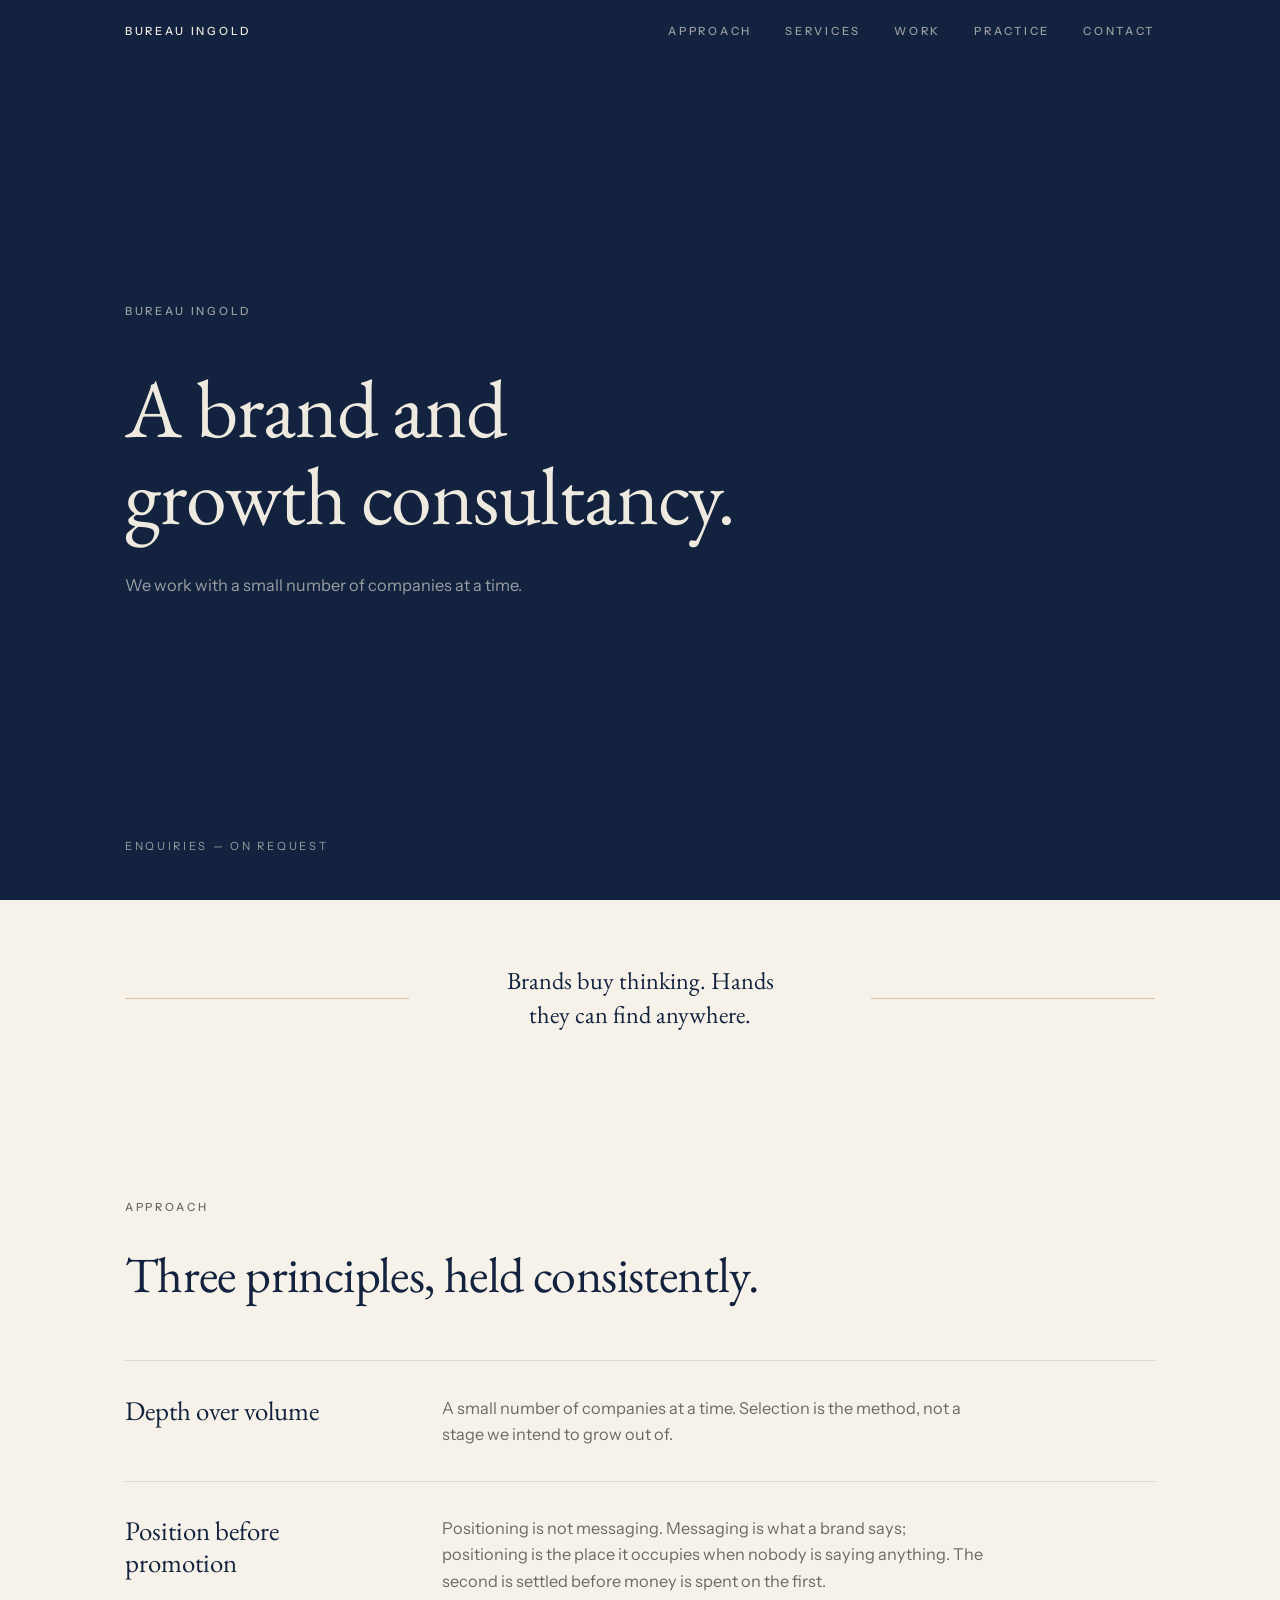
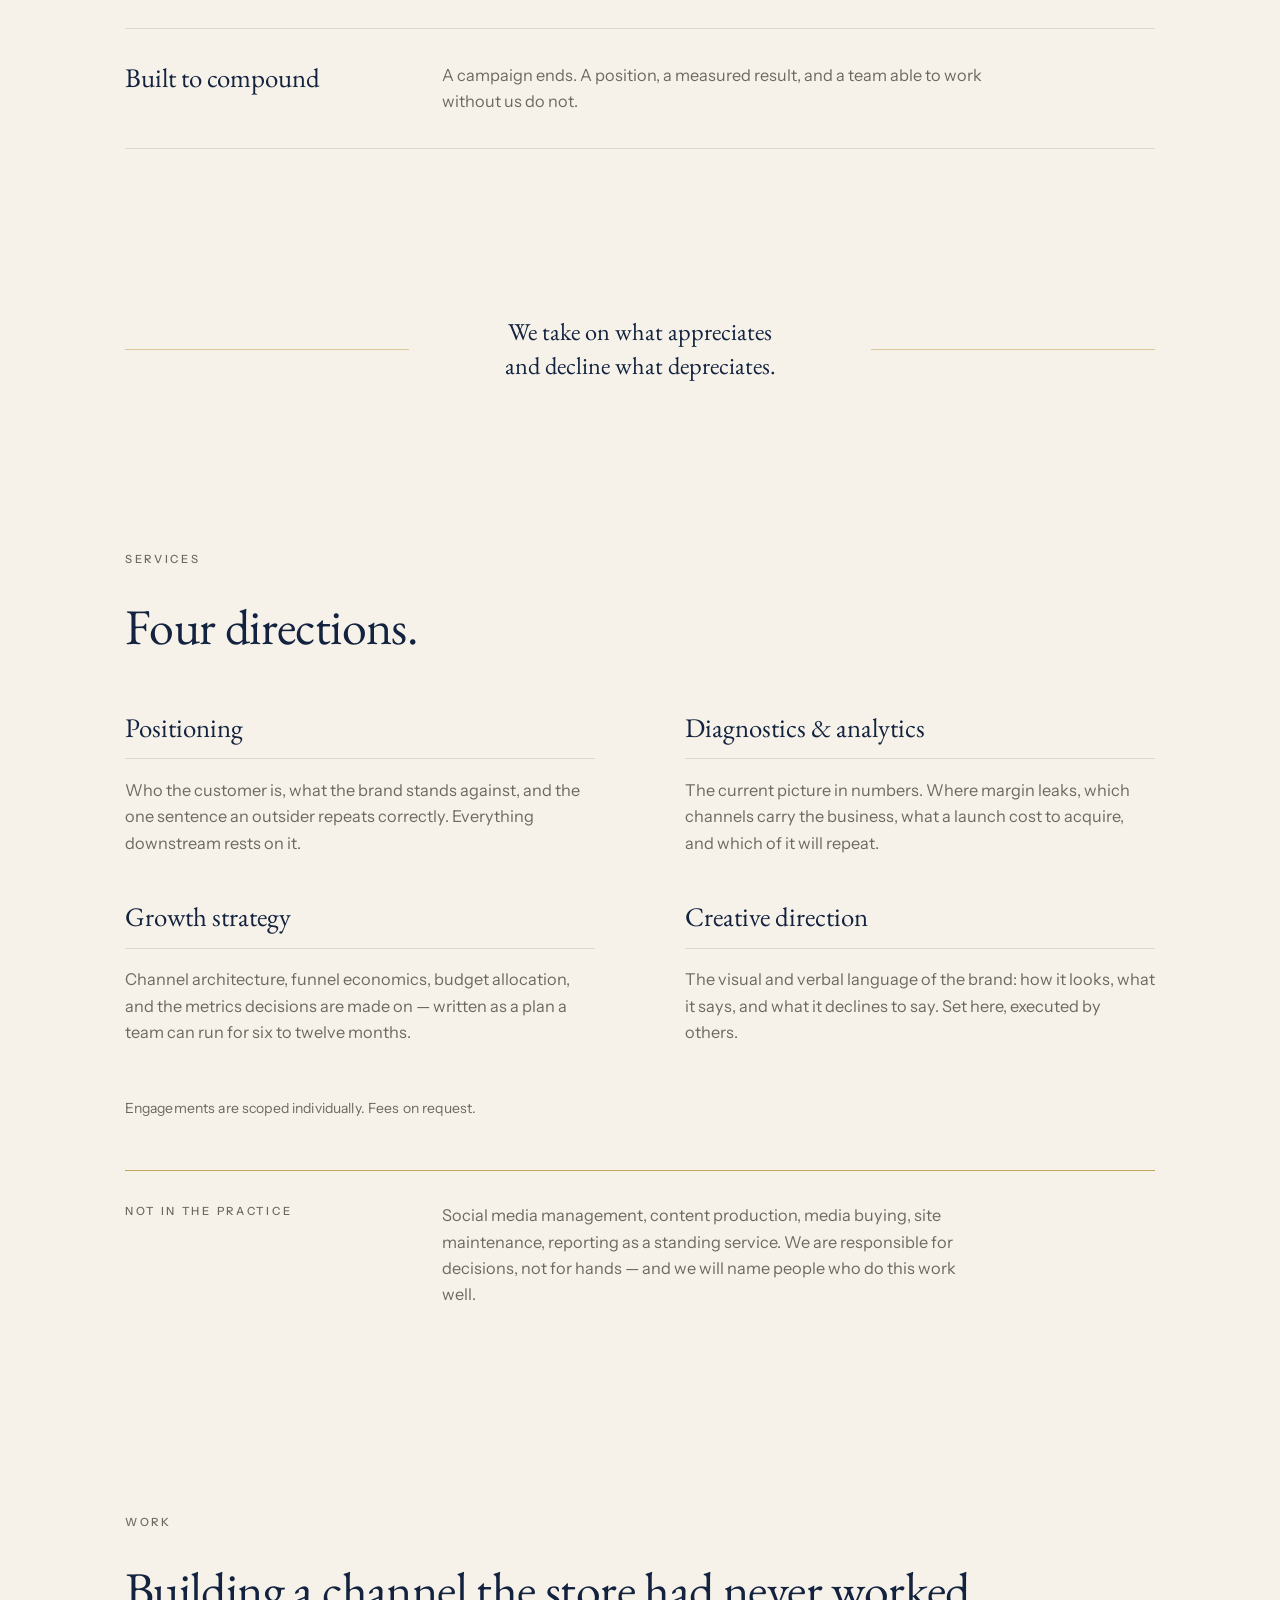
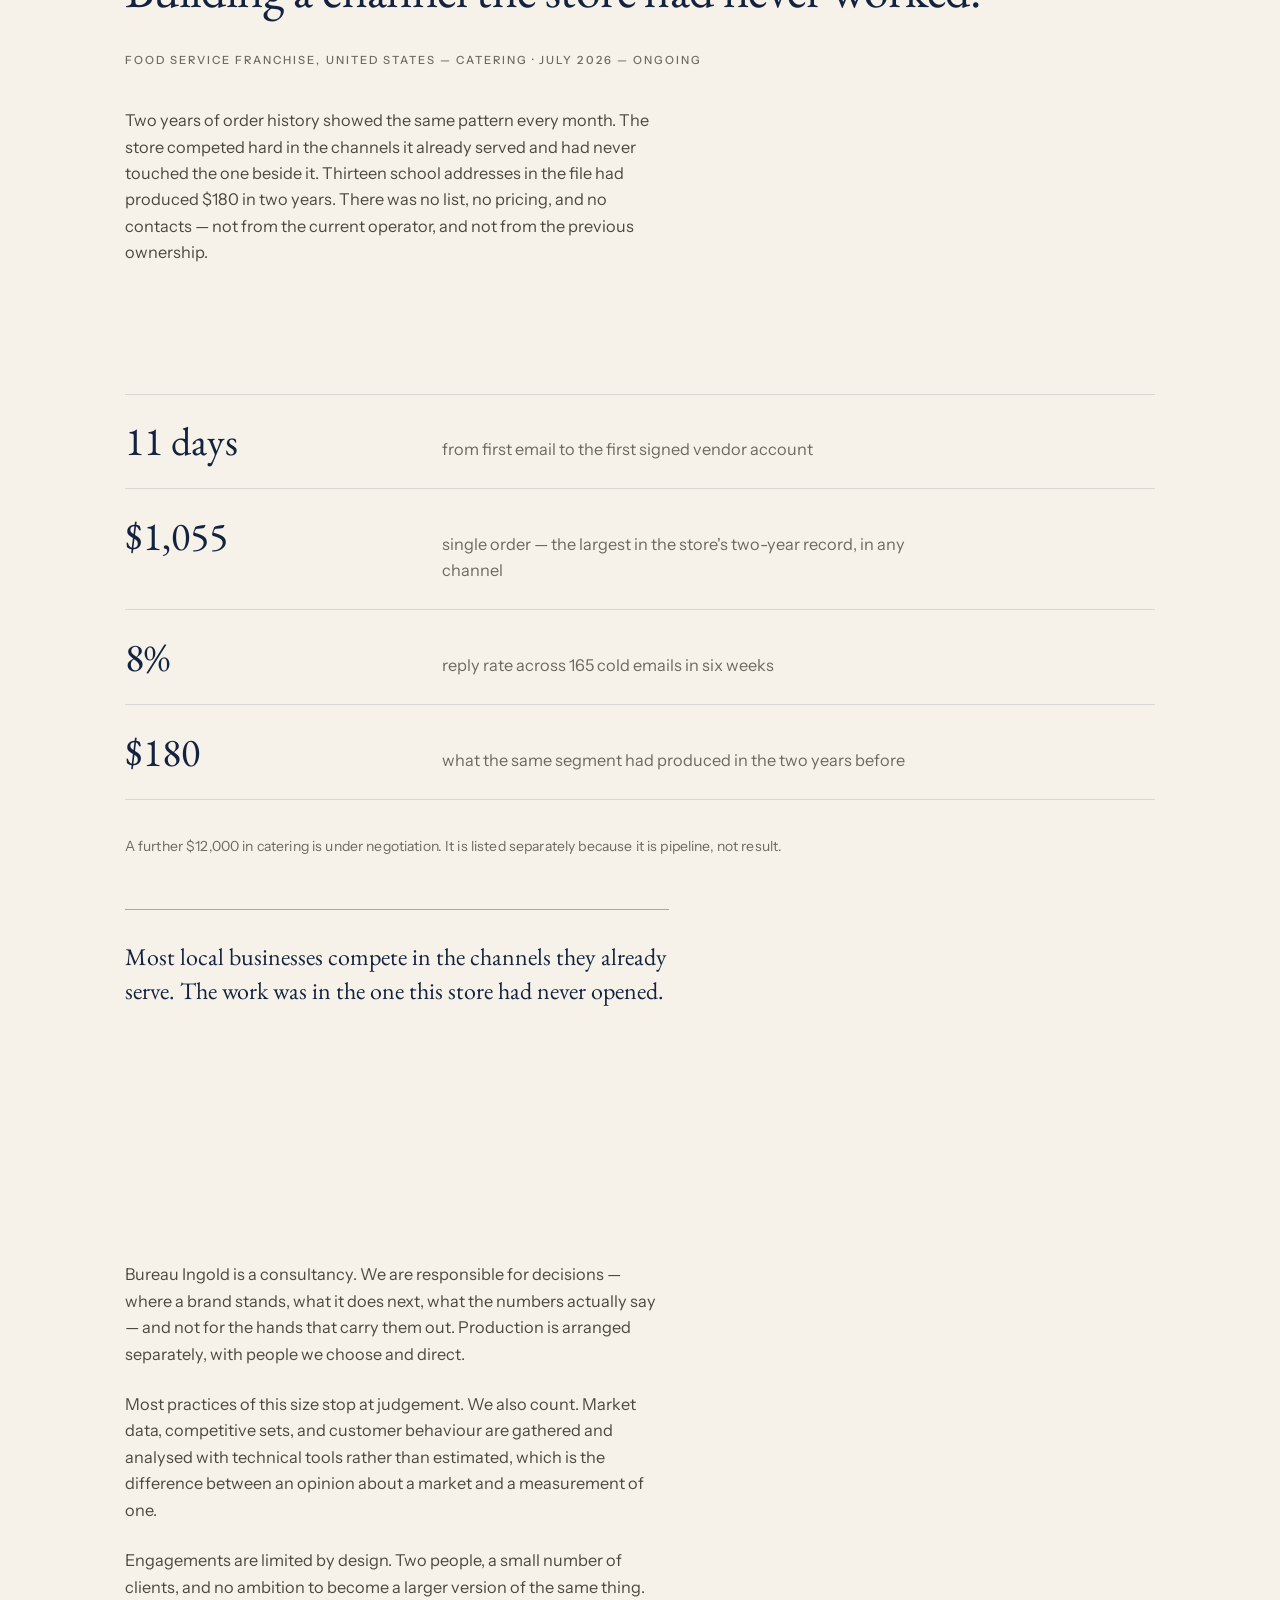
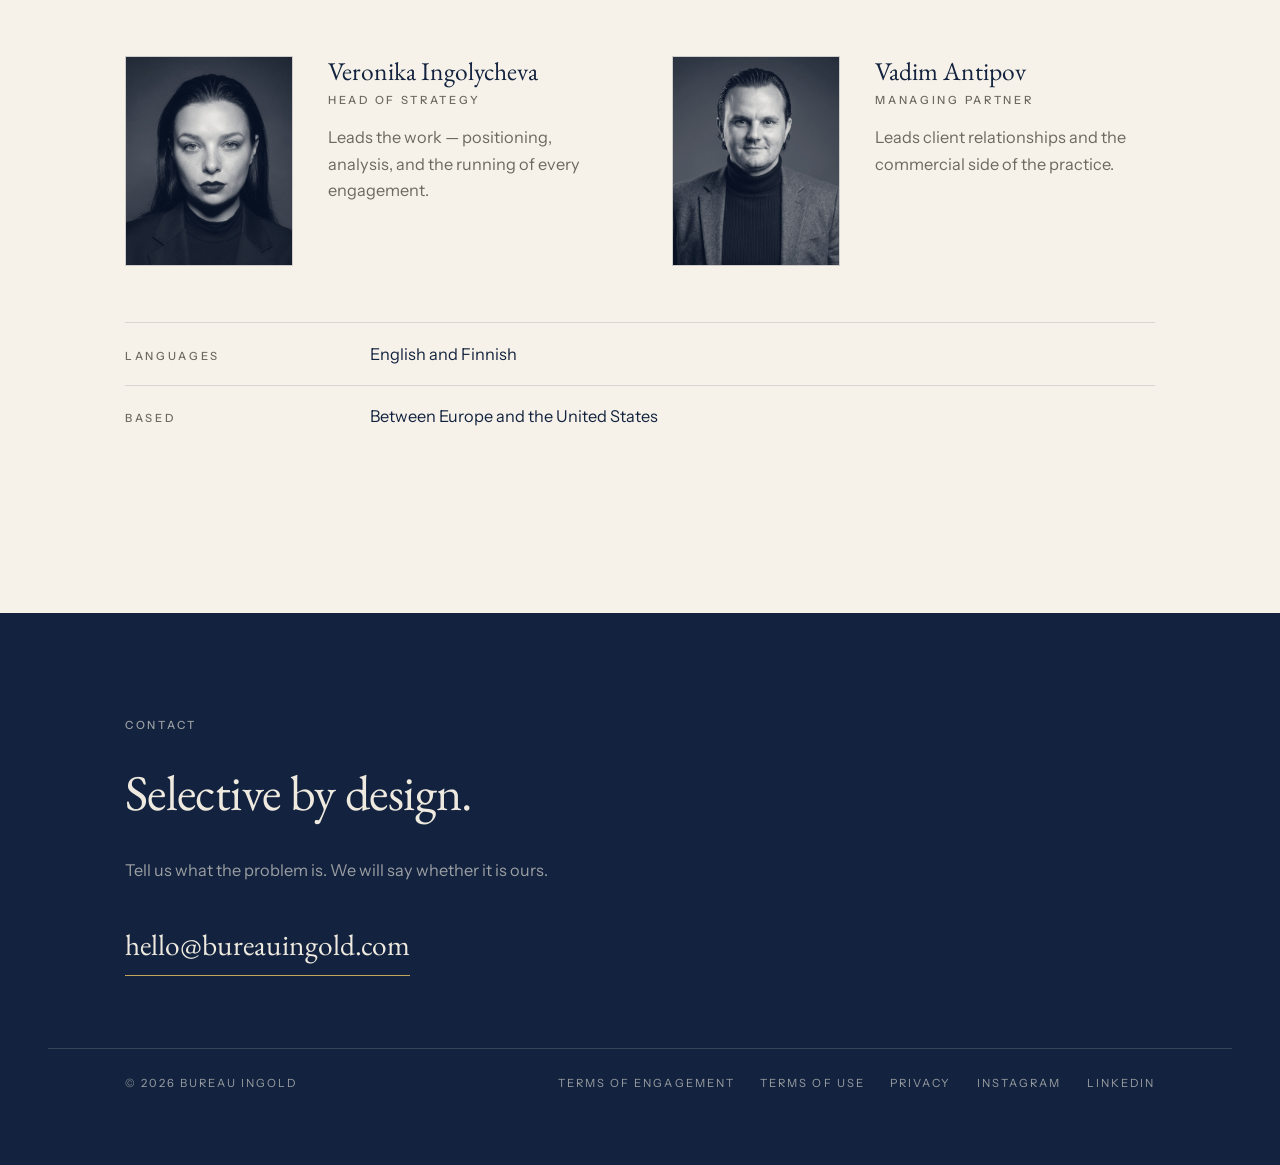
<file: index.html>
<!DOCTYPE html>
<html lang="en">
<head>
<meta charset="utf-8">
<meta name="viewport" content="width=device-width, initial-scale=1">
<title>Bureau Ingold — Brand &amp; Growth Consultancy</title>
<meta name="description" content="A brand and growth consultancy. Positioning, diagnostics, growth strategy and creative direction for a small number of companies at a time. First published case: a catering channel built from nothing to a $1,055 order in eleven days.">

<meta property="og:title" content="Bureau Ingold — Brand &amp; Growth Consultancy">
<meta property="og:description" content="A brand and growth consultancy. Depth over volume.">
<meta property="og:type" content="website">
<meta property="og:url" content="https://bureauingold.com">
<meta property="og:site_name" content="Bureau Ingold">
<meta property="og:locale" content="en_US">
<meta name="twitter:card" content="summary">

<link rel="canonical" href="https://bureauingold.com/">
<meta name="robots" content="index, follow, max-snippet:-1, max-image-preview:large">

<!-- Разметка для поисковых и языковых систем. Не видна на странице.
     Связывает практику, людей и услуги в один узел, чтобы машины
     не путали Bureau Ingold с другими компаниями на слово Ingold. -->
<script type="application/ld+json">
{
  "@context": "https://schema.org",
  "@graph": [
    {
      "@type": "ProfessionalService",
      "@id": "https://bureauingold.com/#practice",
      "name": "Bureau Ingold",
      "alternateName": "VVR ANT LLC d/b/a Bureau Ingold",
      "url": "https://bureauingold.com/",
      "email": "hello@bureauingold.com",
      "description": "A brand and growth consultancy working with a small number of companies at a time. Positioning, diagnostics and analytics, growth strategy, and creative direction.",
      "slogan": "Depth over volume.",
      "knowsLanguage": ["en", "fi"],
      "availableLanguage": ["English", "Finnish"],
      "areaServed": [
        { "@type": "Country", "name": "United States" },
        { "@type": "Place", "name": "Europe" }
      ],
      "currenciesAccepted": "USD",
      "employee": [
        { "@id": "https://bureauingold.com/#veronika" },
        { "@id": "https://bureauingold.com/#vadim" }
      ],
      "sameAs": [
        "https://www.instagram.com/bureauingold/",
        "https://www.linkedin.com/company/bureauingold/"
      ],
      "hasOfferCatalog": {
        "@type": "OfferCatalog",
        "name": "Directions of work",
        "itemListElement": [
          { "@type": "Offer", "itemOffered": { "@type": "Service", "name": "Positioning", "description": "Defining the customer, the competitive stance, and the single sentence an outsider repeats correctly." } },
          { "@type": "Offer", "itemOffered": { "@type": "Service", "name": "Diagnostics and analytics", "description": "Reading the current picture in numbers: margin, channel contribution, acquisition cost, repeat behaviour." } },
          { "@type": "Offer", "itemOffered": { "@type": "Service", "name": "Growth strategy", "description": "Channel architecture, funnel economics, budget allocation, and the metrics decisions are made on." } },
          { "@type": "Offer", "itemOffered": { "@type": "Service", "name": "Creative direction", "description": "The visual and verbal language of the brand, set by the practice and executed by others." } }
        ]
      }
    },
    {
      "@type": "Person",
      "@id": "https://bureauingold.com/#veronika",
      "name": "Veronika Ingolycheva",
      "givenName": "Veronika",
      "familyName": "Ingolycheva",
      "jobTitle": "Head of Strategy",
      "worksFor": { "@id": "https://bureauingold.com/#practice" },
      "knowsLanguage": ["en", "fi"],
      "knowsAbout": [
        "Brand positioning",
        "Growth strategy",
        "Marketing analytics",
        "Creative direction"
      ]
    },
    {
      "@type": "Person",
      "@id": "https://bureauingold.com/#vadim",
      "name": "Vadim Antipov",
      "givenName": "Vadim",
      "familyName": "Antipov",
      "jobTitle": "Managing Partner",
      "worksFor": { "@id": "https://bureauingold.com/#practice" }
    },
    {
      "@type": "WebSite",
      "@id": "https://bureauingold.com/#website",
      "url": "https://bureauingold.com/",
      "name": "Bureau Ingold",
      "inLanguage": "en",
      "publisher": { "@id": "https://bureauingold.com/#practice" }
    }
  ]
}
</script>

<link rel="preload" href="eb-garamond-latin-400-normal.woff2" as="font" type="font/woff2" crossorigin>
<link rel="preload" href="instrument-sans-latin-400-normal.woff2" as="font" type="font/woff2" crossorigin>

<link rel="stylesheet" href="styles.css">
</head>
<body>

<!-- ── Верхняя строка ─────────────────────────────────────────── -->
<header class="bar" id="bar">
  <div class="bar__inner">
    <a class="bar__mark" href="#top">Bureau Ingold</a>
    <nav class="bar__nav" aria-label="Sections">
      <a href="#approach">Approach</a>
      <a href="#services">Services</a>
      <a href="#work">Work</a>
      <a href="#practice">Practice</a>
      <a href="#contact">Contact</a>
    </nav>
  </div>
</header>

<main id="top">

  <!-- ── 01 · Home ─────────────────────────────────────────────── -->
  <section class="screen screen--dark hero">
    <div class="wrap">
      <p class="eyebrow hero__mark">Bureau Ingold</p>
      <h1 class="display hero__line">A brand and growth&nbsp;consultancy.</h1>
      <p class="lede hero__sub">We work with a small number of companies at a time.</p>
    </div>
    <p class="hero__foot">Enquiries — on request</p>
  </section>

  <!-- ── Цитата-разделитель ────────────────────────────────────── -->
  <div class="divider reveal">
    <p class="divider__text">Brands buy thinking. Hands they can find anywhere.</p>
  </div>

  <!-- ── 02 · Approach ─────────────────────────────────────────── -->
  <section class="screen" id="approach">
    <div class="wrap">
      <p class="eyebrow reveal">Approach</p>
      <h2 class="display display--sm reveal">Three principles, held&nbsp;consistently.</h2>

      <div class="principles">
        <article class="principle reveal">
          <h3 class="principle__name">Depth over volume</h3>
          <p class="principle__body">A small number of companies at a time. Selection is the method, not a stage we intend to grow out of.</p>
        </article>
        <article class="principle reveal">
          <h3 class="principle__name">Position before promotion</h3>
          <p class="principle__body">Positioning is not messaging. Messaging is what a brand says; positioning is the place it occupies when nobody is saying anything. The second is settled before money is spent on the first.</p>
        </article>
        <article class="principle reveal">
          <h3 class="principle__name">Built to compound</h3>
          <p class="principle__body">A campaign ends. A position, a measured result, and a team able to work without us do not.</p>
        </article>
      </div>
    </div>
  </section>

  <!-- ── Цитата-разделитель ────────────────────────────────────── -->
  <div class="divider reveal">
    <p class="divider__text">We take on what appreciates and decline what depreciates.</p>
  </div>

  <!-- ── 03 · Services ─────────────────────────────────────────── -->
  <section class="screen" id="services">
    <div class="wrap">
      <p class="eyebrow reveal">Services</p>
      <h2 class="display display--sm reveal">Four directions.</h2>

      <ul class="services">
        <li class="service reveal">
          <h3 class="service__name">Positioning</h3>
          <p class="service__body">Who the customer is, what the brand stands against, and the one sentence an outsider repeats correctly. Everything downstream rests on it.</p>
        </li>
        <li class="service reveal">
          <h3 class="service__name">Diagnostics &amp; analytics</h3>
          <p class="service__body">The current picture in numbers. Where margin leaks, which channels carry the business, what a launch cost to acquire, and which of it will repeat.</p>
        </li>
        <li class="service reveal">
          <h3 class="service__name">Growth strategy</h3>
          <p class="service__body">Channel architecture, funnel economics, budget allocation, and the metrics decisions are made on — written as a plan a team can run for six to twelve months.</p>
        </li>
        <li class="service reveal">
          <h3 class="service__name">Creative direction</h3>
          <p class="service__body">The visual and verbal language of the brand: how it looks, what it says, and what it declines to say. Set here, executed by others.</p>
        </li>
      </ul>

      <p class="note reveal">Engagements are scoped individually. Fees on request.</p>

      <div class="decline reveal">
        <p class="decline__lead">Not in the practice</p>
        <p class="decline__body">Social media management, content production, media buying, site maintenance, reporting as a standing service. We are responsible for decisions, not for hands — and we will name people who do this work well.</p>
      </div>
    </div>
  </section>

  <!-- ── 04 · Work ─────────────────────────────────────────────── -->
  <section class="screen" id="work">
    <div class="wrap">
      <p class="eyebrow reveal">Work</p>
      <h2 class="display display--sm reveal">Building a channel the store had never&nbsp;worked.</h2>
      <p class="case__meta reveal">Food service franchise, United States — catering · July 2026 — ongoing</p>

      <div class="prose case__story">
        <p class="reveal">Two years of order history showed the same pattern every month. The store competed hard in the channels it already served and had never touched the one beside it. Thirteen school addresses in the file had produced $180 in two years. There was no list, no pricing, and no contacts — not from the current operator, and not from the previous ownership.</p>
        <p class="reveal">We built the segment from nothing: cold email, one segment at a time, with the offer rebuilt for each.</p>
      </div>

      <ul class="figures">
        <li class="figure reveal">
          <span class="figure__num">11 days</span>
          <span class="figure__note">from first email to the first signed vendor account</span>
        </li>
        <li class="figure reveal">
          <span class="figure__num">$1,055</span>
          <span class="figure__note">single order — the largest in the store's two-year record, in any channel</span>
        </li>
        <li class="figure reveal">
          <span class="figure__num">8%</span>
          <span class="figure__note">reply rate across 165 cold emails in six weeks</span>
        </li>
        <li class="figure reveal">
          <span class="figure__num">$180</span>
          <span class="figure__note">what the same segment had produced in the two years before</span>
        </li>
      </ul>

      <p class="note case__pipeline reveal">A further $12,000 in catering is under negotiation. It is listed separately because it is pipeline, not result.</p>

      <p class="case__close reveal">Most local businesses compete in the channels they already serve. The work was in the one this store had never opened.</p>
    </div>
  </section>

  <!-- ── Отзывы ─────────────────────────────────────────────────
       ВЫКЛЮЧЕНО до появления первой настоящей фразы.
       Включается снятием комментария вокруг <section> ниже и пункта
       Voices в верхней строке.

       Правила: только реальные фразы после измеренного результата ·
       полное имя, должность, компания, месяц и год · цифра внутри
       фразы весит больше прилагательного · максимум три, стопкой.

  <section class="screen voices" id="voices">
    <div class="wrap">
      <p class="eyebrow reveal">In their words</p>
      <figure class="voice reveal">
        <blockquote class="voice__quote">Фраза клиента дословно.</blockquote>
        <figcaption class="voice__by">
          <span class="voice__name">Имя Фамилия</span>
          <span class="voice__role">Должность, Компания · месяц 2027</span>
        </figcaption>
      </figure>
    </div>
  </section>
  ───────────────────────────────────────────────────────────── -->

  <!-- ── 05 · Practice ─────────────────────────────────────────── -->
  <section class="screen" id="practice">
    <div class="wrap">
      <p class="eyebrow reveal">Practice</p>

      <div class="prose">
        <p class="reveal">Bureau Ingold is a consultancy. We are responsible for decisions — where a brand stands, what it does next, what the numbers actually say — and not for the hands that carry them out. Production is arranged separately, with people we choose and direct.</p>
        <p class="reveal">Most practices of this size stop at judgement. We also count. Market data, competitive sets, and customer behaviour are gathered and analysed with technical tools rather than estimated, which is the difference between an opinion about a market and a measurement of one.</p>
        <p class="reveal">Engagements are limited by design. Two people, a small number of clients, and no ambition to become a larger version of the same thing.</p>
      </div>

      <div class="people">

        <article class="person reveal">
          <div class="person__frame">
            <img class="person__photo" src="veronika.jpg"
                 alt="Veronika Ingolycheva" width="900" height="1125" loading="lazy">
          </div>
          <div class="person__text">
            <h3 class="person__name">Veronika Ingolycheva</h3>
            <p class="person__role">Head of Strategy</p>
            <p class="person__body">Leads the work — positioning, analysis, and the running of every engagement.</p>
          </div>
        </article>

        <article class="person reveal">
          <div class="person__frame">
            <img class="person__photo" src="vadim.jpg"
                 alt="Vadim Antipov" width="900" height="1125" loading="lazy">
          </div>
          <div class="person__text">
            <h3 class="person__name">Vadim Antipov</h3>
            <p class="person__role">Managing Partner</p>
            <p class="person__body">Leads client relationships and the commercial side of the practice.</p>
          </div>
        </article>

      </div>

      <dl class="facts">
        <div class="fact reveal">
          <dt>Languages</dt>
          <dd>English and Finnish</dd>
        </div>
        <div class="fact reveal">
          <dt>Based</dt>
          <dd>Between Europe and the United States</dd>
        </div>
        <div class="fact reveal">
          <dt>Practice</dt>
          <dd>Remote by default</dd>
        </div>
      </dl>
    </div>
  </section>

  <!-- ── 06 · Contact ──────────────────────────────────────────── -->
  <section class="screen screen--dark contact" id="contact">
    <div class="wrap">
      <p class="eyebrow reveal">Contact</p>
      <h2 class="display display--sm reveal">Selective by design.</h2>
      <p class="lede contact__line reveal">Tell us what the problem is. We will say whether it is ours.</p>
      <a class="contact__mail reveal" href="mailto:hello@bureauingold.com">hello@bureauingold.com</a>
    </div>

    <footer class="foot">
      <p class="foot__legal">© 2026 Bureau Ingold</p>
      <p class="foot__links">
        <a href="terms-of-engagement.html">Terms of Engagement</a>
        <a href="terms-of-use.html">Terms of Use</a>
        <a href="privacy-notice.html">Privacy</a>
        <a href="https://www.instagram.com/bureauingold/" rel="noopener">Instagram</a>
        <a href="https://www.linkedin.com/company/bureauingold/" rel="noopener">LinkedIn</a>
      </p>
    </footer>
  </section>

</main>

<script src="script.js"></script>

<!-- Cloudflare Web Analytics. Куки не ставит, баннер о согласии не требуется. -->
<script type="module" src="https://static.cloudflareinsights.com/beacon.min.js"
        data-cf-beacon='{"token": "5774135a7c794be792e5af65b4980a54"}'></script>
</body>
</html>
</file>
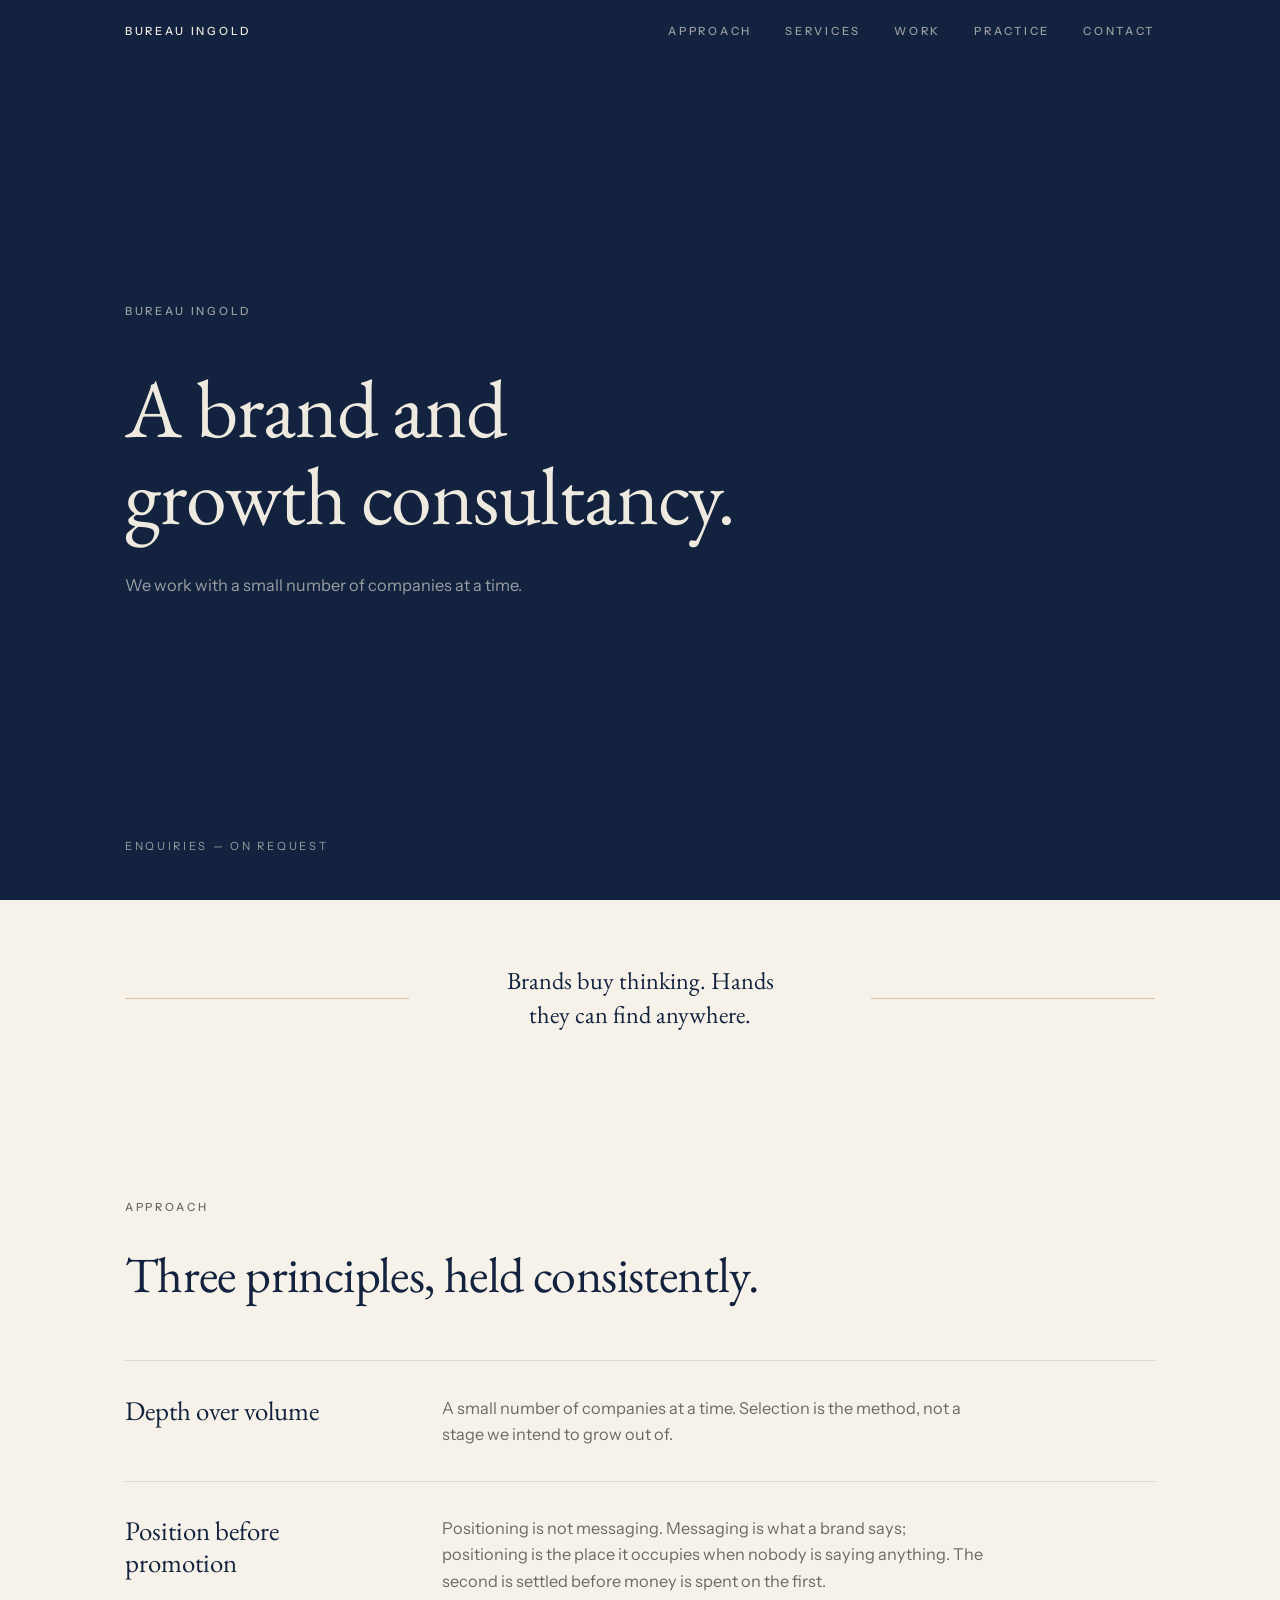
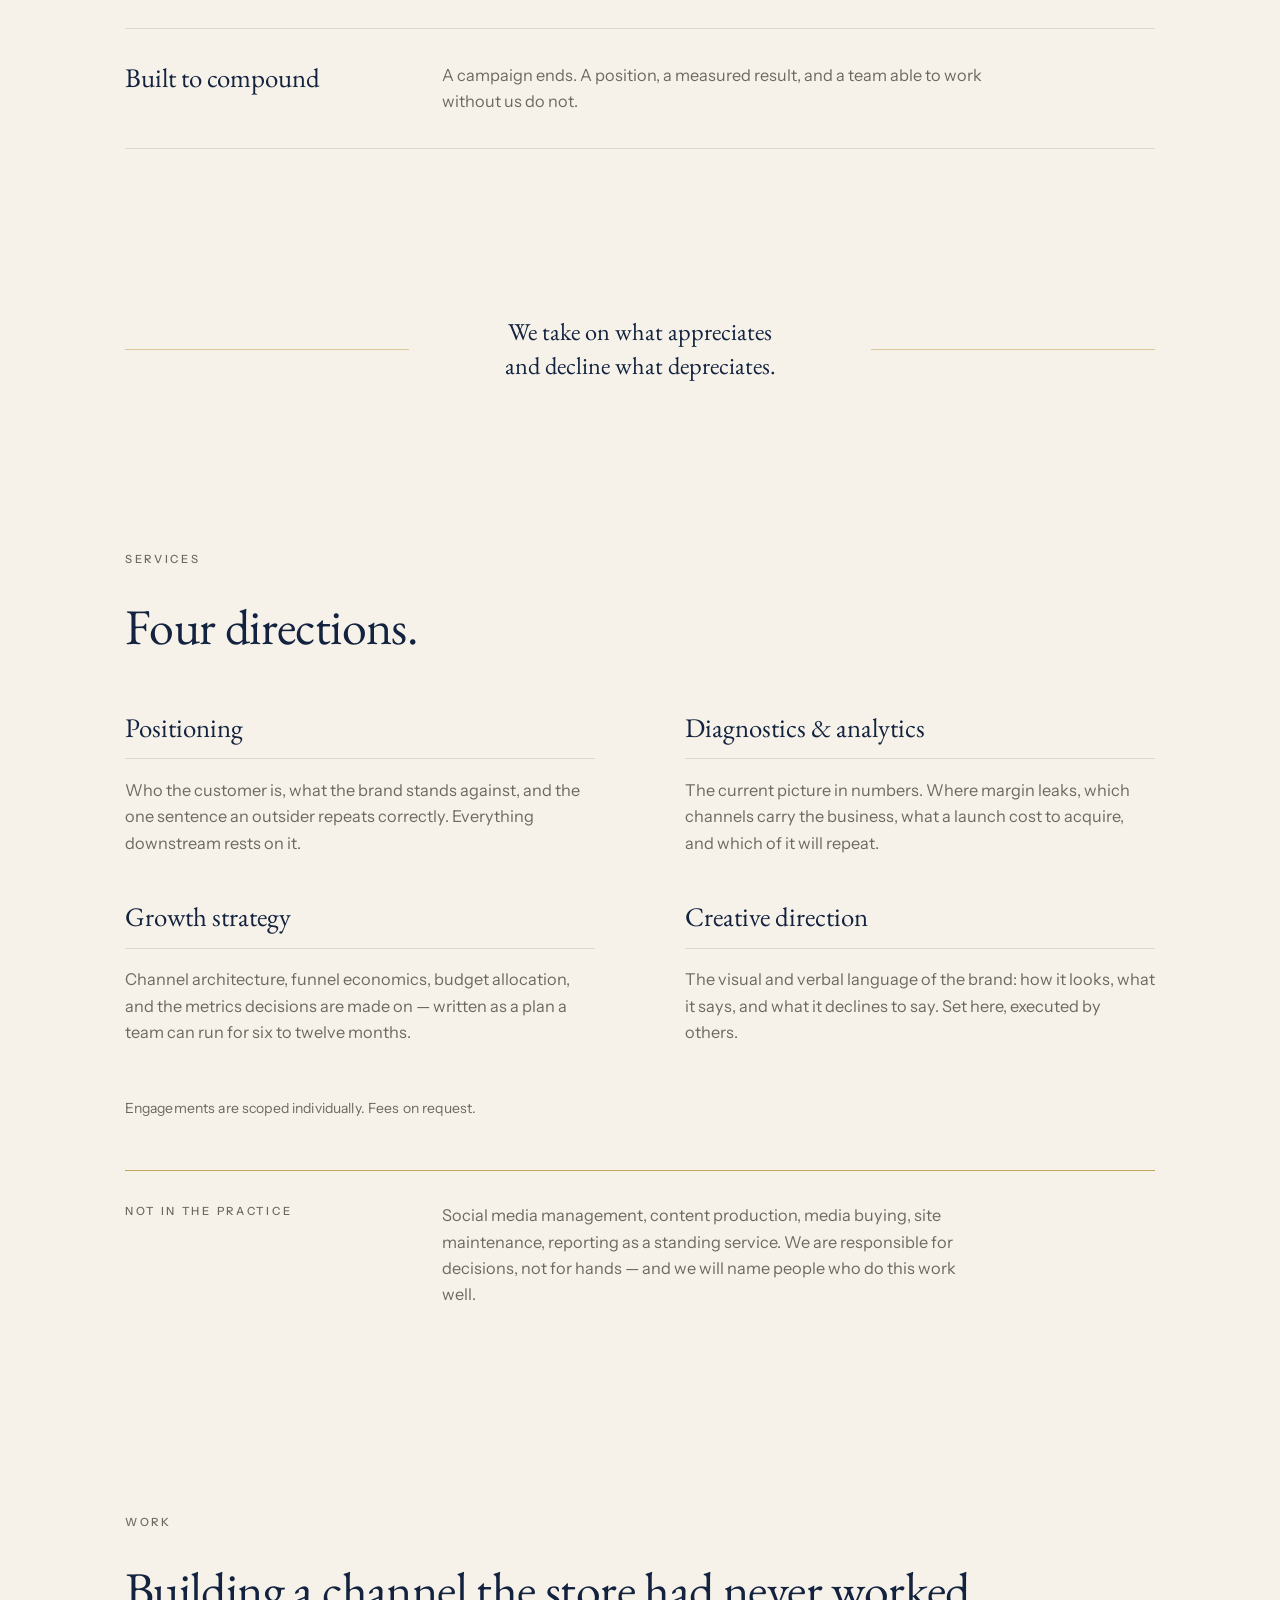
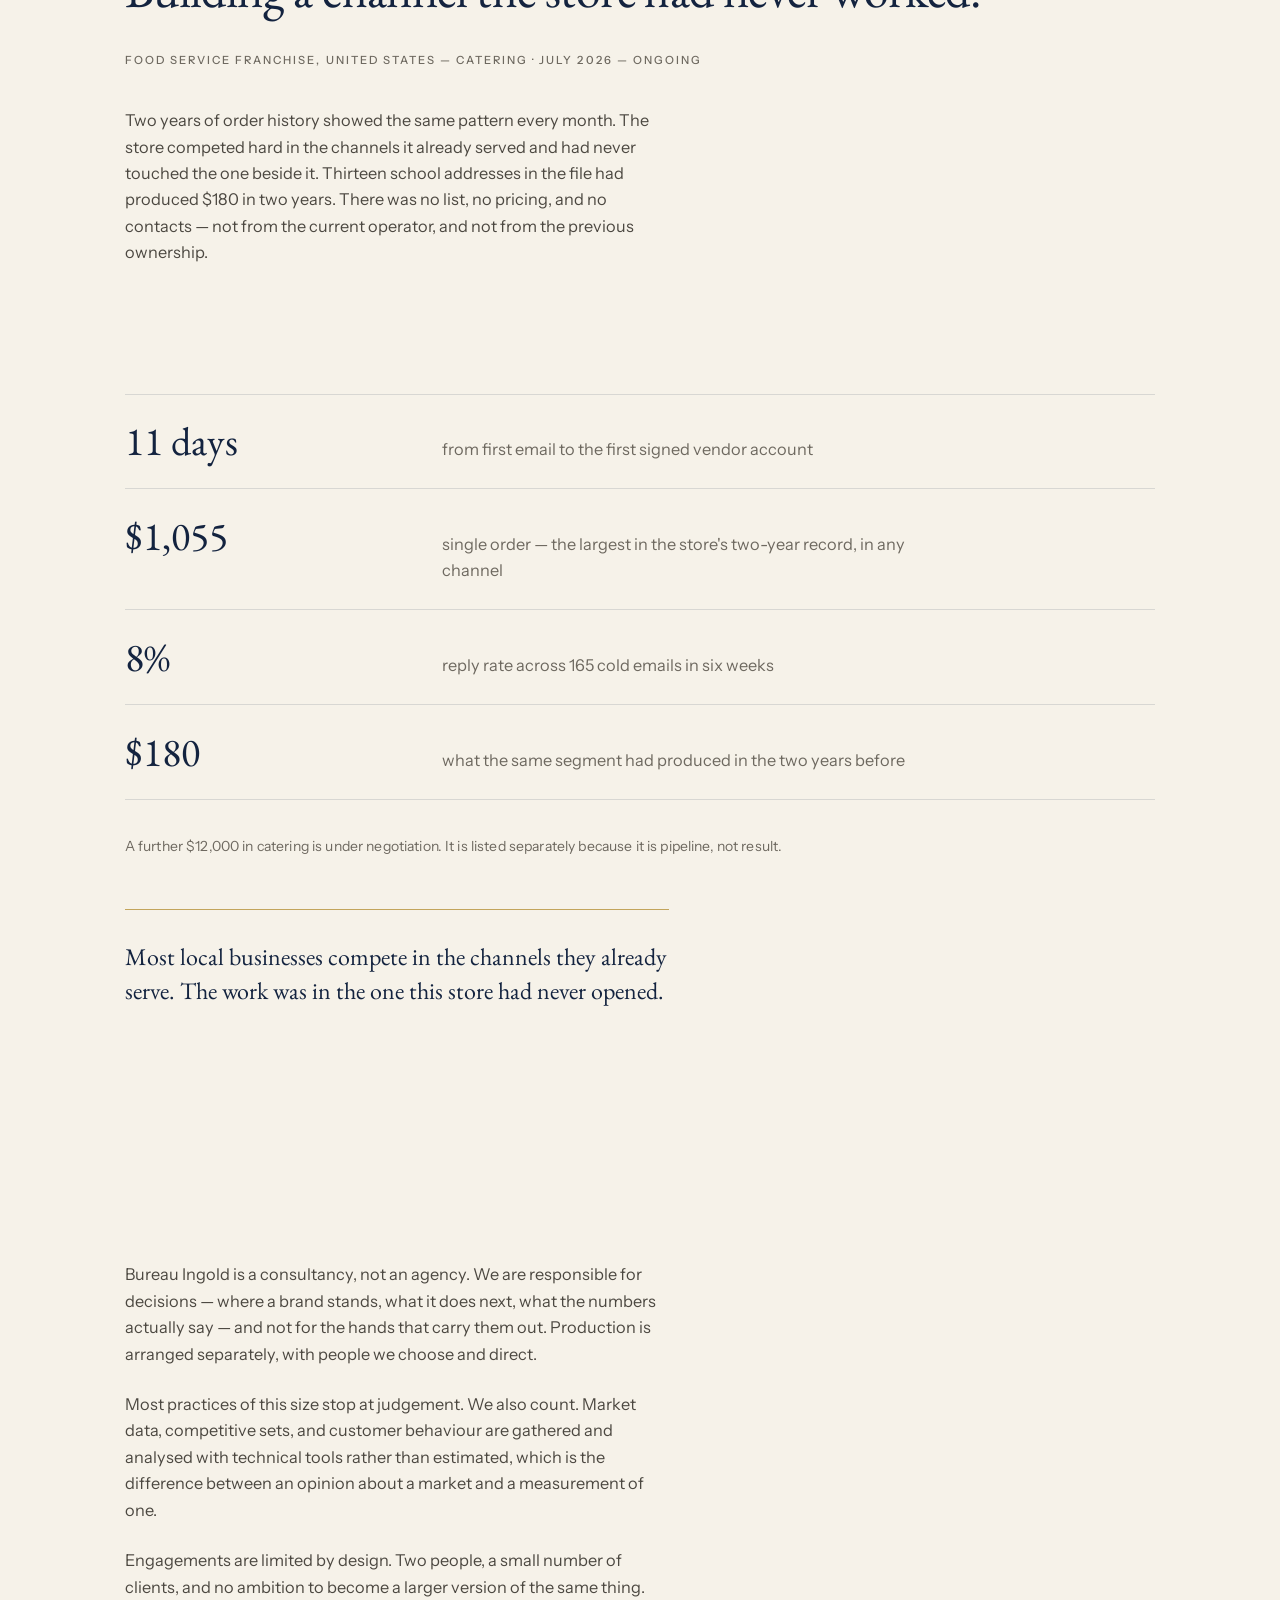
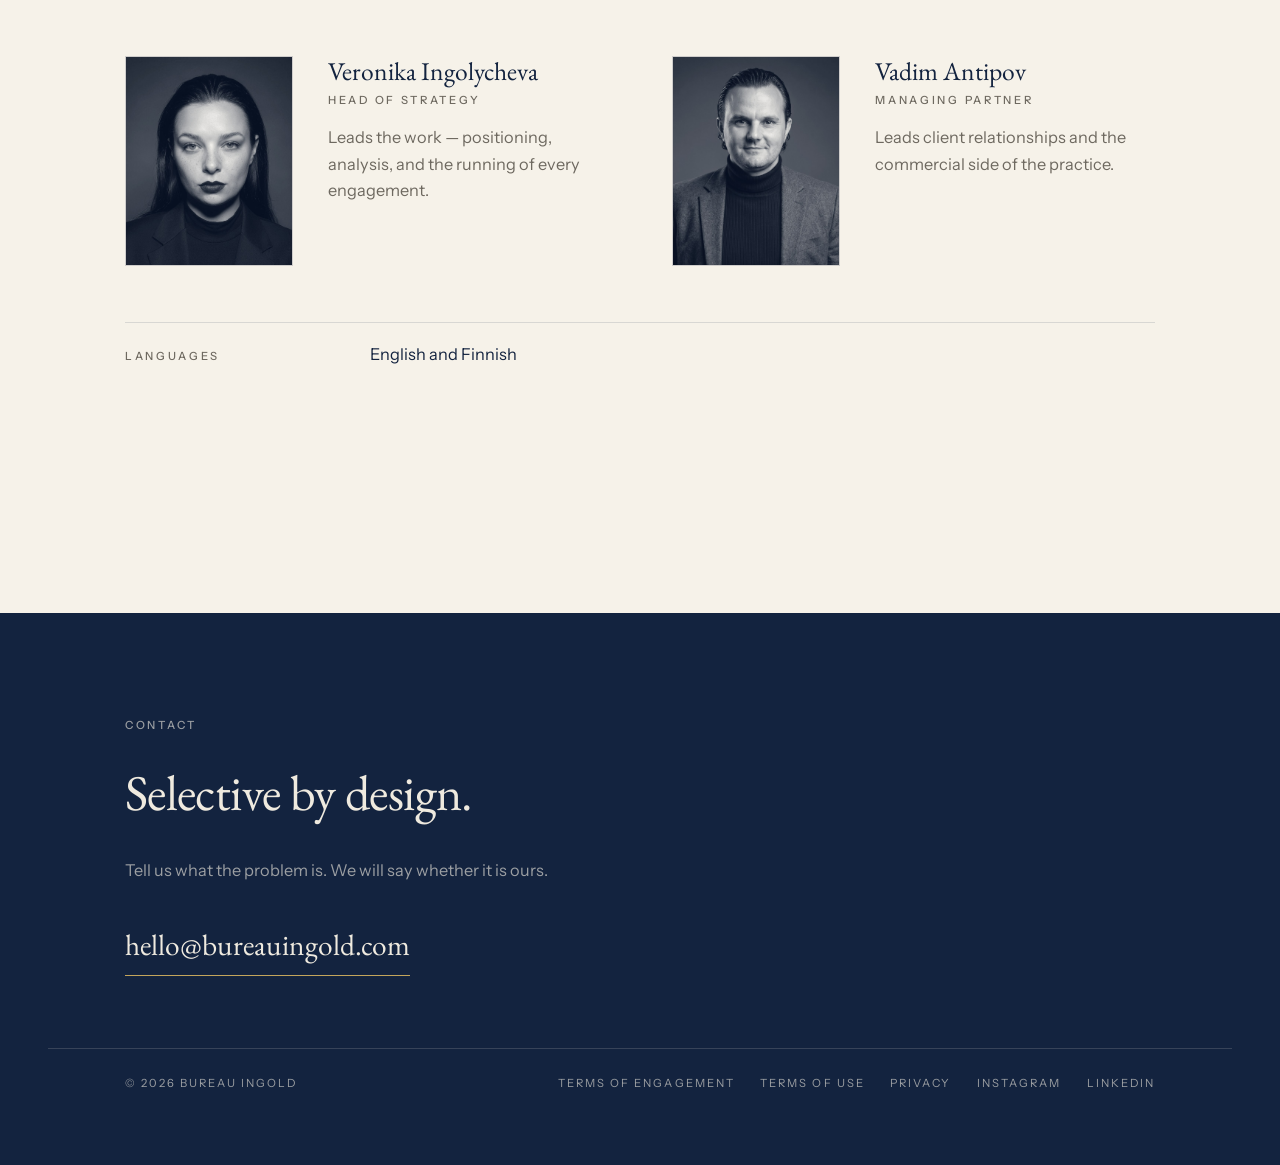
<file: index (1).html>
<!DOCTYPE html>
<html lang="en">
<head>
<meta charset="utf-8">
<meta name="viewport" content="width=device-width, initial-scale=1">
<title>Bureau Ingold — Brand &amp; Growth Consultancy</title>
<meta name="description" content="A brand and growth consultancy. Positioning, diagnostics, growth strategy and creative direction for a small number of companies at a time. First published case: a catering channel built from nothing to a $1,055 order in eleven days.">

<meta property="og:title" content="Bureau Ingold — Brand &amp; Growth Consultancy">
<meta property="og:description" content="A brand and growth consultancy. Depth over volume.">
<meta property="og:type" content="website">
<meta property="og:url" content="https://bureauingold.com">
<meta property="og:site_name" content="Bureau Ingold">
<meta property="og:locale" content="en_US">
<meta name="twitter:card" content="summary">

<link rel="canonical" href="https://bureauingold.com/">
<meta name="robots" content="index, follow, max-snippet:-1, max-image-preview:large">

<!-- Разметка для поисковых и языковых систем. Не видна на странице.
     Связывает практику, людей и услуги в один узел, чтобы машины
     не путали Bureau Ingold с другими компаниями на слово Ingold. -->
<script type="application/ld+json">
{
  "@context": "https://schema.org",
  "@graph": [
    {
      "@type": "ProfessionalService",
      "@id": "https://bureauingold.com/#practice",
      "name": "Bureau Ingold",
      "alternateName": "VVR ANT LLC d/b/a Bureau Ingold",
      "url": "https://bureauingold.com/",
      "email": "hello@bureauingold.com",
      "description": "A brand and growth consultancy working with a small number of companies at a time. Positioning, diagnostics and analytics, growth strategy, and creative direction.",
      "slogan": "Depth over volume.",
      "knowsLanguage": ["en", "fi"],
      "availableLanguage": ["English", "Finnish"],
      "areaServed": [
        { "@type": "Country", "name": "United States" },
        { "@type": "Place", "name": "Europe" }
      ],
      "currenciesAccepted": "USD",
      "employee": [
        { "@id": "https://bureauingold.com/#veronika" },
        { "@id": "https://bureauingold.com/#vadim" }
      ],
      "sameAs": [
        "https://www.instagram.com/bureauingold/",
        "https://www.linkedin.com/company/bureauingold/"
      ],
      "hasOfferCatalog": {
        "@type": "OfferCatalog",
        "name": "Directions of work",
        "itemListElement": [
          { "@type": "Offer", "itemOffered": { "@type": "Service", "name": "Positioning", "description": "Defining the customer, the competitive stance, and the single sentence an outsider repeats correctly." } },
          { "@type": "Offer", "itemOffered": { "@type": "Service", "name": "Diagnostics and analytics", "description": "Reading the current picture in numbers: margin, channel contribution, acquisition cost, repeat behaviour." } },
          { "@type": "Offer", "itemOffered": { "@type": "Service", "name": "Growth strategy", "description": "Channel architecture, funnel economics, budget allocation, and the metrics decisions are made on." } },
          { "@type": "Offer", "itemOffered": { "@type": "Service", "name": "Creative direction", "description": "The visual and verbal language of the brand, set by the practice and executed by others." } }
        ]
      }
    },
    {
      "@type": "Person",
      "@id": "https://bureauingold.com/#veronika",
      "name": "Veronika Ingolycheva",
      "givenName": "Veronika",
      "familyName": "Ingolycheva",
      "jobTitle": "Head of Strategy",
      "worksFor": { "@id": "https://bureauingold.com/#practice" },
      "knowsLanguage": ["en", "fi"],
      "knowsAbout": [
        "Brand positioning",
        "Growth strategy",
        "Marketing analytics",
        "Creative direction"
      ]
    },
    {
      "@type": "Person",
      "@id": "https://bureauingold.com/#vadim",
      "name": "Vadim Antipov",
      "givenName": "Vadim",
      "familyName": "Antipov",
      "jobTitle": "Managing Partner",
      "worksFor": { "@id": "https://bureauingold.com/#practice" }
    },
    {
      "@type": "WebSite",
      "@id": "https://bureauingold.com/#website",
      "url": "https://bureauingold.com/",
      "name": "Bureau Ingold",
      "inLanguage": "en",
      "publisher": { "@id": "https://bureauingold.com/#practice" }
    }
  ]
}
</script>

<link rel="preload" href="eb-garamond-latin-400-normal.woff2" as="font" type="font/woff2" crossorigin>
<link rel="preload" href="instrument-sans-latin-400-normal.woff2" as="font" type="font/woff2" crossorigin>

<link rel="stylesheet" href="styles.css">
</head>
<body>

<!-- ── Верхняя строка ─────────────────────────────────────────── -->
<header class="bar" id="bar">
  <div class="bar__inner">
    <a class="bar__mark" href="#top">Bureau Ingold</a>
    <nav class="bar__nav" aria-label="Sections">
      <a href="#approach">Approach</a>
      <a href="#services">Services</a>
      <a href="#work">Work</a>
      <a href="#practice">Practice</a>
      <a href="#contact">Contact</a>
    </nav>
  </div>
</header>

<main id="top">

  <!-- ── 01 · Home ─────────────────────────────────────────────── -->
  <section class="screen screen--dark hero">
    <div class="wrap">
      <p class="eyebrow hero__mark">Bureau Ingold</p>
      <h1 class="display hero__line">A brand and growth&nbsp;consultancy.</h1>
      <p class="lede hero__sub">We work with a small number of companies at a time.</p>
    </div>
    <p class="hero__foot">Enquiries — on request</p>
  </section>

  <!-- ── Цитата-разделитель ────────────────────────────────────── -->
  <div class="divider reveal">
    <p class="divider__text">Brands buy thinking. Hands they can find anywhere.</p>
  </div>

  <!-- ── 02 · Approach ─────────────────────────────────────────── -->
  <section class="screen" id="approach">
    <div class="wrap">
      <p class="eyebrow reveal">Approach</p>
      <h2 class="display display--sm reveal">Three principles, held&nbsp;consistently.</h2>

      <div class="principles">
        <article class="principle reveal">
          <h3 class="principle__name">Depth over volume</h3>
          <p class="principle__body">A small number of companies at a time. Selection is the method, not a stage we intend to grow out of.</p>
        </article>
        <article class="principle reveal">
          <h3 class="principle__name">Position before promotion</h3>
          <p class="principle__body">Positioning is not messaging. Messaging is what a brand says; positioning is the place it occupies when nobody is saying anything. The second is settled before money is spent on the first.</p>
        </article>
        <article class="principle reveal">
          <h3 class="principle__name">Built to compound</h3>
          <p class="principle__body">A campaign ends. A position, a measured result, and a team able to work without us do not.</p>
        </article>
      </div>
    </div>
  </section>

  <!-- ── Цитата-разделитель ────────────────────────────────────── -->
  <div class="divider reveal">
    <p class="divider__text">We take on what appreciates and decline what depreciates.</p>
  </div>

  <!-- ── 03 · Services ─────────────────────────────────────────── -->
  <section class="screen" id="services">
    <div class="wrap">
      <p class="eyebrow reveal">Services</p>
      <h2 class="display display--sm reveal">Four directions.</h2>

      <ul class="services">
        <li class="service reveal">
          <h3 class="service__name">Positioning</h3>
          <p class="service__body">Who the customer is, what the brand stands against, and the one sentence an outsider repeats correctly. Everything downstream rests on it.</p>
        </li>
        <li class="service reveal">
          <h3 class="service__name">Diagnostics &amp; analytics</h3>
          <p class="service__body">The current picture in numbers. Where margin leaks, which channels carry the business, what a launch cost to acquire, and which of it will repeat.</p>
        </li>
        <li class="service reveal">
          <h3 class="service__name">Growth strategy</h3>
          <p class="service__body">Channel architecture, funnel economics, budget allocation, and the metrics decisions are made on — written as a plan a team can run for six to twelve months.</p>
        </li>
        <li class="service reveal">
          <h3 class="service__name">Creative direction</h3>
          <p class="service__body">The visual and verbal language of the brand: how it looks, what it says, and what it declines to say. Set here, executed by others.</p>
        </li>
      </ul>

      <p class="note reveal">Engagements are scoped individually. Fees on request.</p>

      <div class="decline reveal">
        <p class="decline__lead">Not in the practice</p>
        <p class="decline__body">Social media management, content production, media buying, site maintenance, reporting as a standing service. We are responsible for decisions, not for hands — and we will name people who do this work well.</p>
      </div>
    </div>
  </section>

  <!-- ── 04 · Work ─────────────────────────────────────────────── -->
  <section class="screen" id="work">
    <div class="wrap">
      <p class="eyebrow reveal">Work</p>
      <h2 class="display display--sm reveal">Building a channel the store had never&nbsp;worked.</h2>
      <p class="case__meta reveal">Food service franchise, United States — catering · July 2026 — ongoing</p>

      <div class="prose case__story">
        <p class="reveal">Two years of order history showed the same pattern every month. The store competed hard in the channels it already served and had never touched the one beside it. Thirteen school addresses in the file had produced $180 in two years. There was no list, no pricing, and no contacts — not from the current operator, and not from the previous ownership.</p>
        <p class="reveal">We built the segment from nothing: cold email, one segment at a time, with the offer rebuilt for each.</p>
      </div>

      <ul class="figures">
        <li class="figure reveal">
          <span class="figure__num">11 days</span>
          <span class="figure__note">from first email to the first signed vendor account</span>
        </li>
        <li class="figure reveal">
          <span class="figure__num">$1,055</span>
          <span class="figure__note">single order — the largest in the store's two-year record, in any channel</span>
        </li>
        <li class="figure reveal">
          <span class="figure__num">8%</span>
          <span class="figure__note">reply rate across 165 cold emails in six weeks</span>
        </li>
        <li class="figure reveal">
          <span class="figure__num">$180</span>
          <span class="figure__note">what the same segment had produced in the two years before</span>
        </li>
      </ul>

      <p class="note case__pipeline reveal">A further $12,000 in catering is under negotiation. It is listed separately because it is pipeline, not result.</p>

      <p class="case__close reveal">Most local businesses compete in the channels they already serve. The work was in the one this store had never opened.</p>
    </div>
  </section>

  <!-- ── Отзывы ─────────────────────────────────────────────────
       ВЫКЛЮЧЕНО до появления первой настоящей фразы.
       Включается снятием комментария вокруг <section> ниже и пункта
       Voices в верхней строке.

       Правила: только реальные фразы после измеренного результата ·
       полное имя, должность, компания, месяц и год · цифра внутри
       фразы весит больше прилагательного · максимум три, стопкой.

  <section class="screen voices" id="voices">
    <div class="wrap">
      <p class="eyebrow reveal">In their words</p>
      <figure class="voice reveal">
        <blockquote class="voice__quote">Фраза клиента дословно.</blockquote>
        <figcaption class="voice__by">
          <span class="voice__name">Имя Фамилия</span>
          <span class="voice__role">Должность, Компания · месяц 2027</span>
        </figcaption>
      </figure>
    </div>
  </section>
  ───────────────────────────────────────────────────────────── -->

  <!-- ── 05 · Practice ─────────────────────────────────────────── -->
  <section class="screen" id="practice">
    <div class="wrap">
      <p class="eyebrow reveal">Practice</p>

      <div class="prose">
        <p class="reveal">Bureau Ingold is a consultancy, not an agency. We are responsible for decisions — where a brand stands, what it does next, what the numbers actually say — and not for the hands that carry them out. Production is arranged separately, with people we choose and direct.</p>
        <p class="reveal">Most practices of this size stop at judgement. We also count. Market data, competitive sets, and customer behaviour are gathered and analysed with technical tools rather than estimated, which is the difference between an opinion about a market and a measurement of one.</p>
        <p class="reveal">Engagements are limited by design. Two people, a small number of clients, and no ambition to become a larger version of the same thing.</p>
      </div>

      <div class="people">

        <article class="person reveal">
          <div class="person__frame">
            <img class="person__photo" src="veronika.jpg"
                 alt="Veronika Ingolycheva" width="900" height="1125" loading="lazy">
          </div>
          <div class="person__text">
            <h3 class="person__name">Veronika Ingolycheva</h3>
            <p class="person__role">Head of Strategy</p>
            <p class="person__body">Leads the work — positioning, analysis, and the running of every engagement.</p>
          </div>
        </article>

        <article class="person reveal">
          <div class="person__frame">
            <img class="person__photo" src="vadim.jpg"
                 alt="Vadim Antipov" width="900" height="1125" loading="lazy">
          </div>
          <div class="person__text">
            <h3 class="person__name">Vadim Antipov</h3>
            <p class="person__role">Managing Partner</p>
            <p class="person__body">Leads client relationships and the commercial side of the practice.</p>
          </div>
        </article>

      </div>

      <dl class="facts">
        <div class="fact reveal">
          <dt>Languages</dt>
          <dd>English and Finnish</dd>
        </div>
        <div class="fact reveal">
          <dt>Based</dt>
          <dd>Between Europe and the United States</dd>
        </div>
        <div class="fact reveal">
          <dt>Practice</dt>
          <dd>Remote by default</dd>
        </div>
      </dl>
    </div>
  </section>

  <!-- ── 06 · Contact ──────────────────────────────────────────── -->
  <section class="screen screen--dark contact" id="contact">
    <div class="wrap">
      <p class="eyebrow reveal">Contact</p>
      <h2 class="display display--sm reveal">Selective by design.</h2>
      <p class="lede contact__line reveal">Tell us what the problem is. We will say whether it is ours.</p>
      <a class="contact__mail reveal" href="mailto:hello@bureauingold.com">hello@bureauingold.com</a>
    </div>

    <footer class="foot">
      <p class="foot__legal">© 2026 Bureau Ingold</p>
      <p class="foot__links">
        <a href="terms-of-engagement.html">Terms of Engagement</a>
        <a href="terms-of-use.html">Terms of Use</a>
        <a href="privacy-notice.html">Privacy</a>
        <a href="https://www.instagram.com/bureauingold/" rel="noopener">Instagram</a>
        <a href="https://www.linkedin.com/company/bureauingold/" rel="noopener">LinkedIn</a>
      </p>
    </footer>
  </section>

</main>

<script src="script.js"></script>

<!-- Cloudflare Web Analytics. Куки не ставит, баннер о согласии не требуется. -->
<script type="module" src="https://static.cloudflareinsights.com/beacon.min.js"
        data-cf-beacon='{"token": "5774135a7c794be792e5af65b4980a54"}'></script>
</body>
</html>
</file>
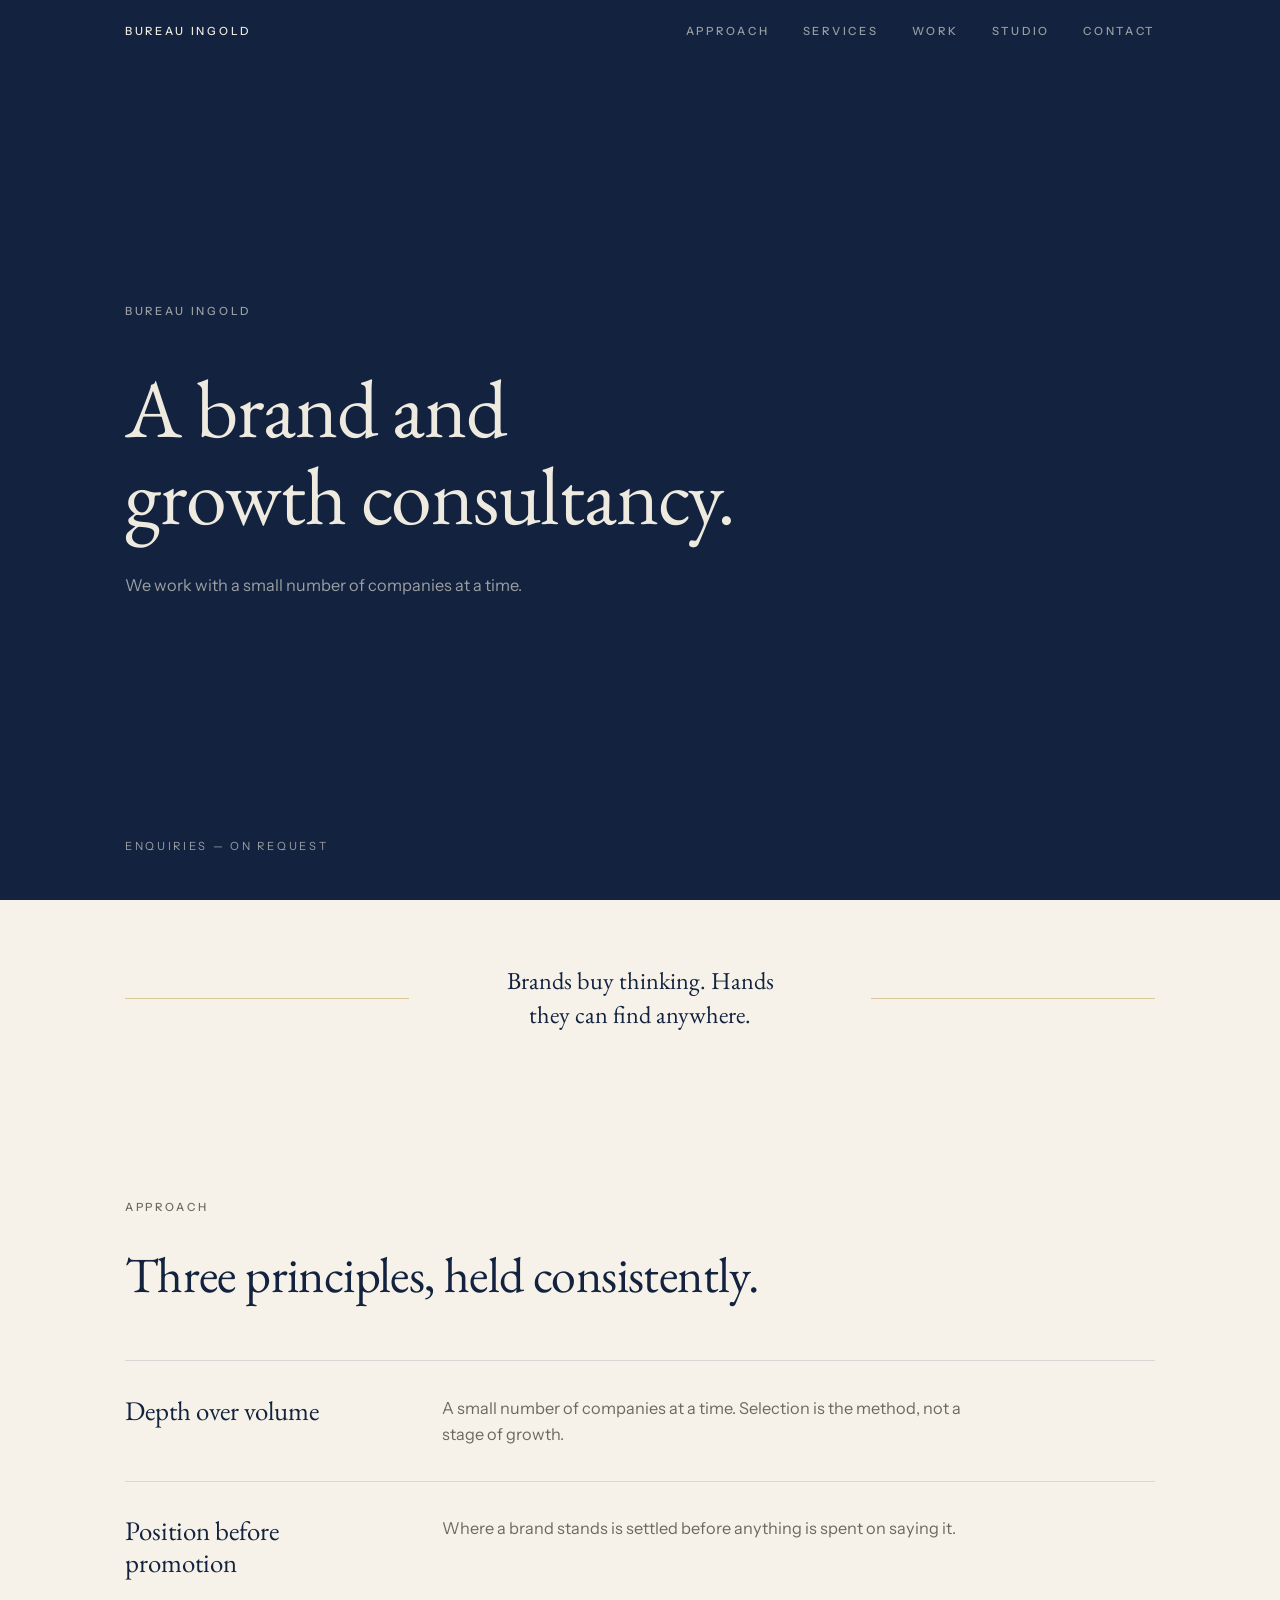
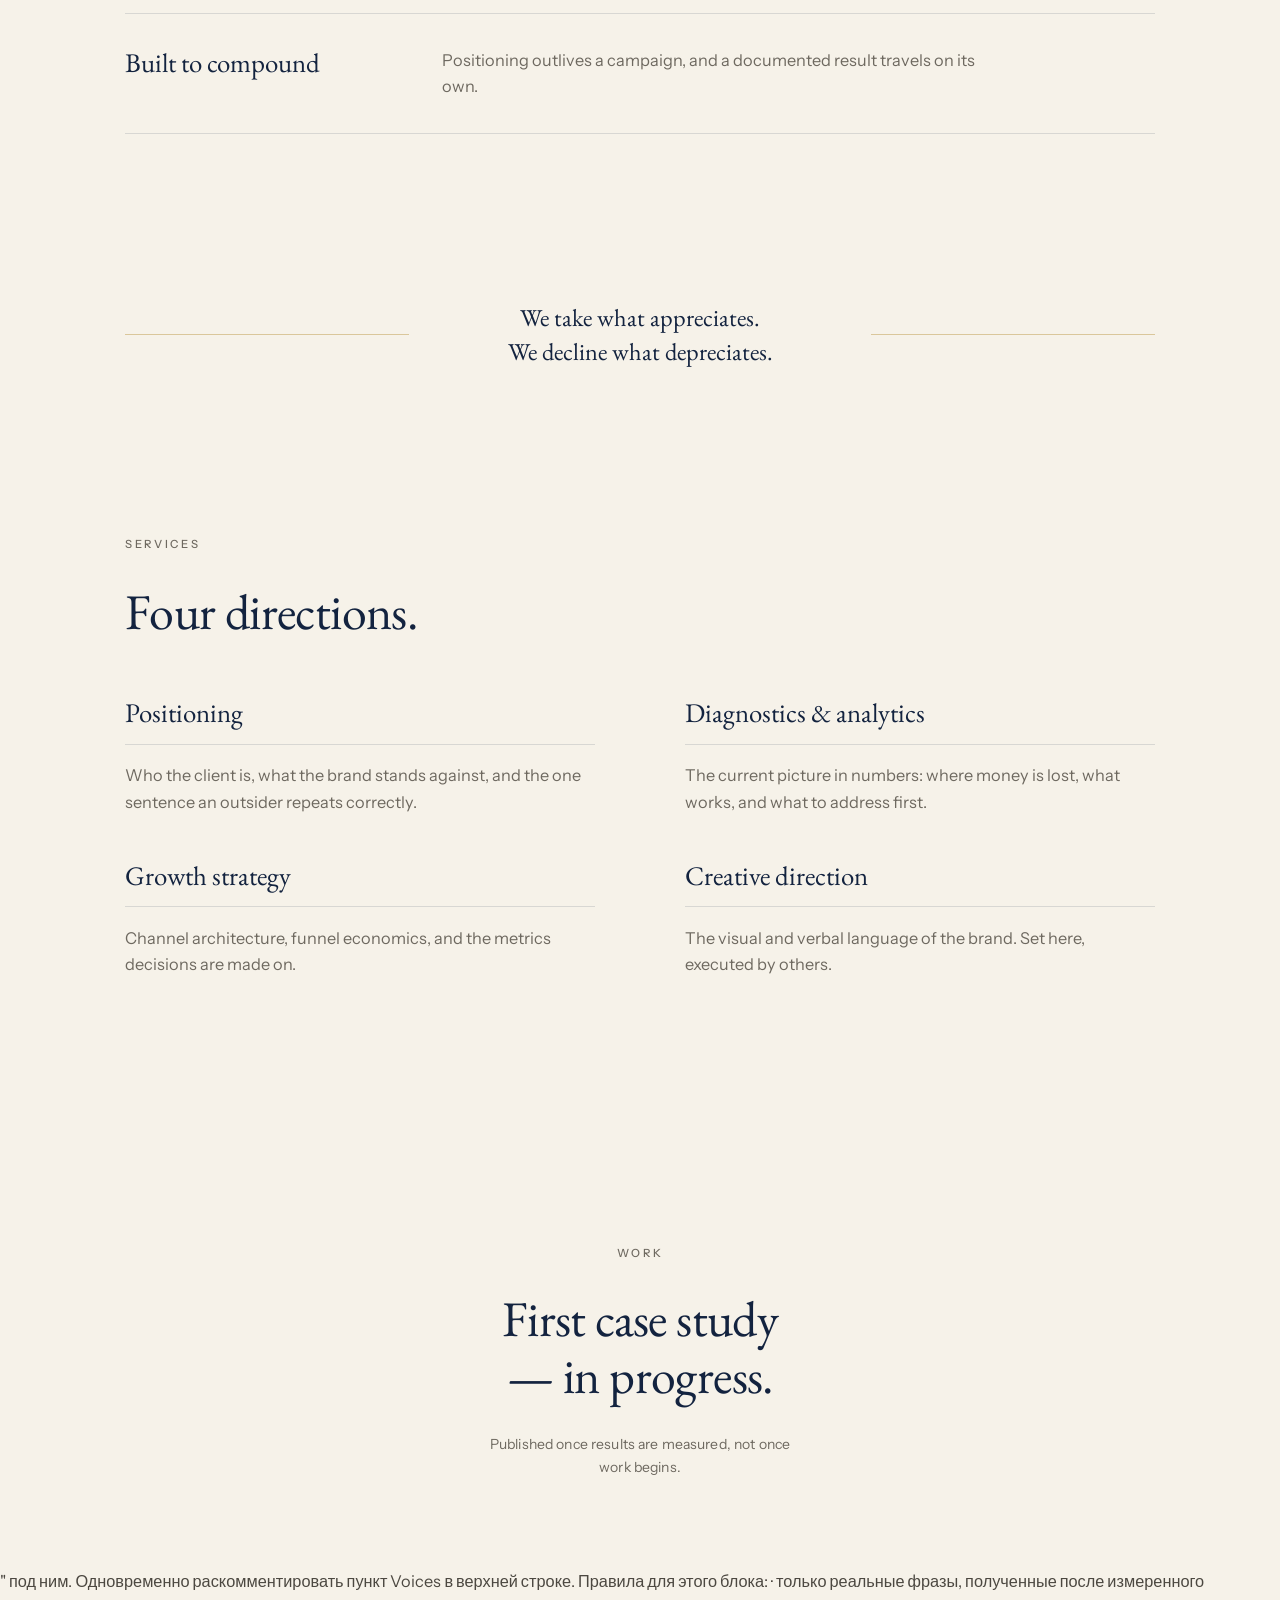
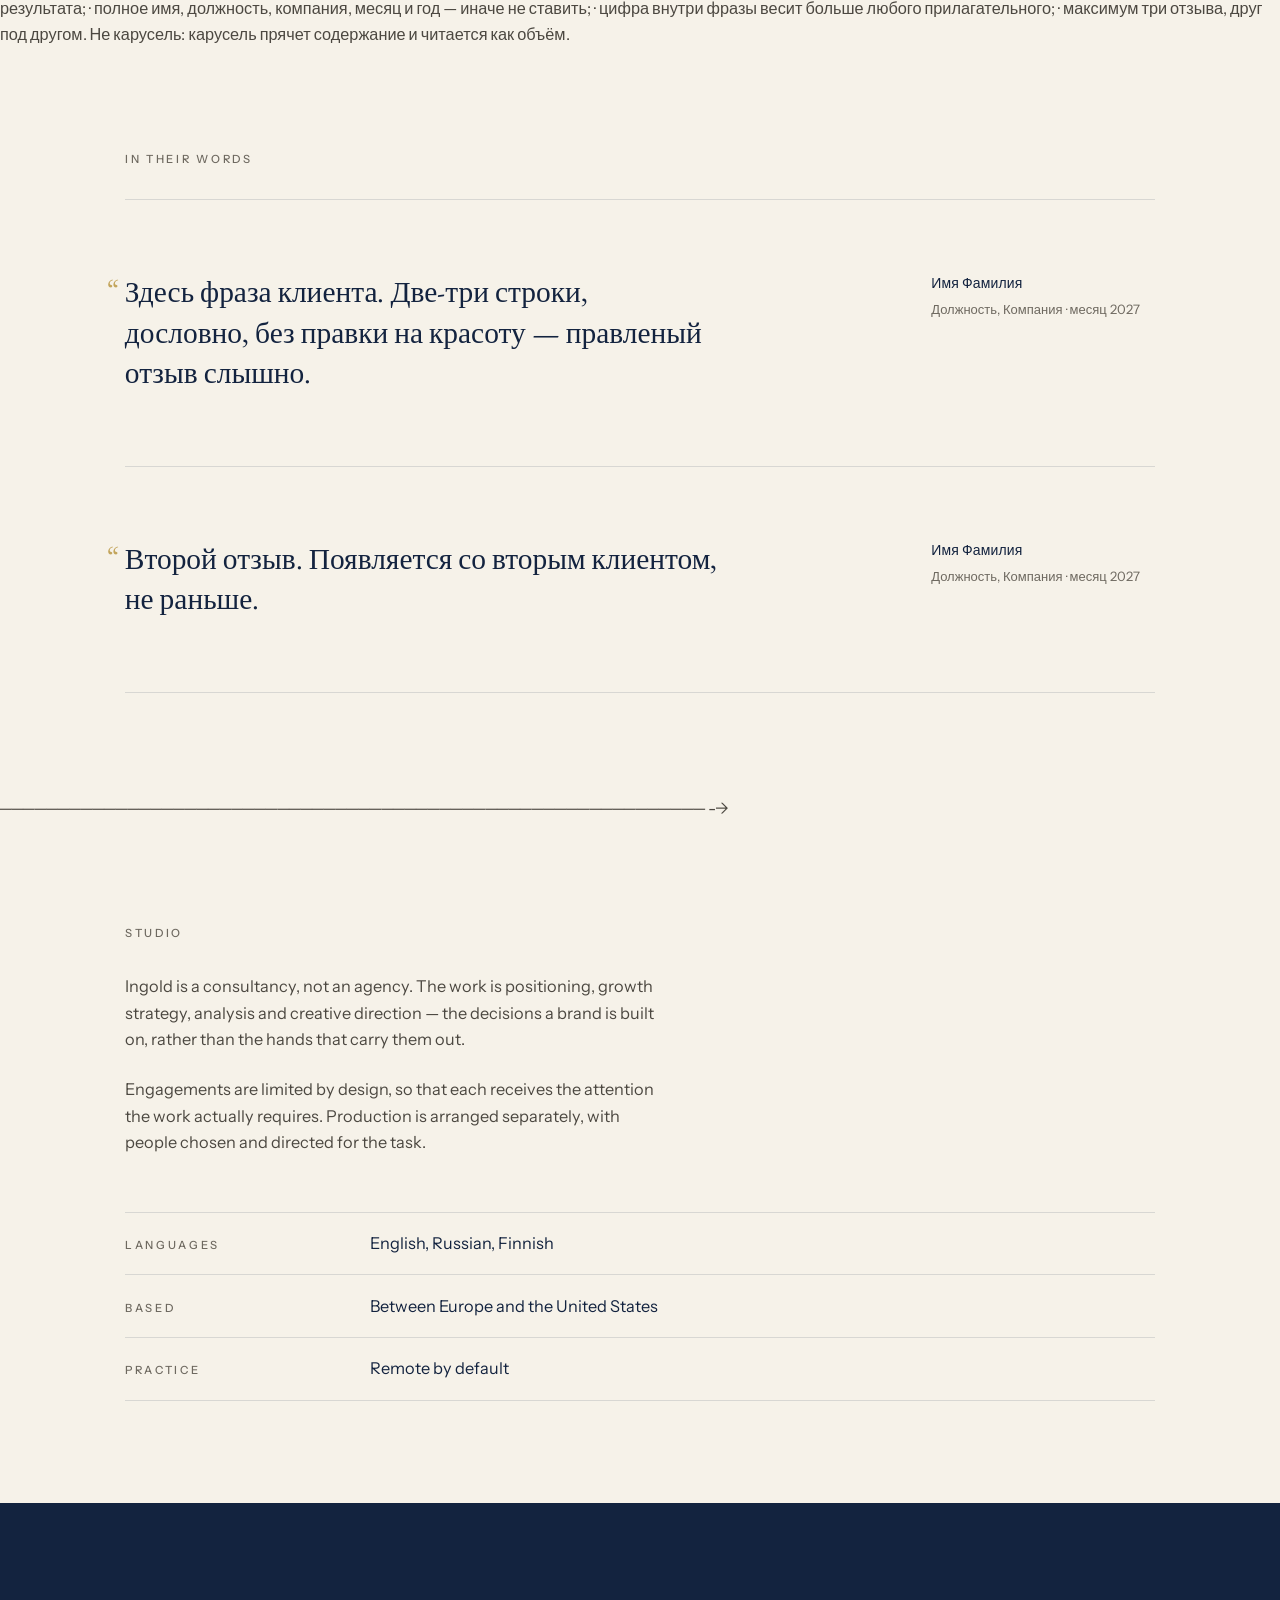
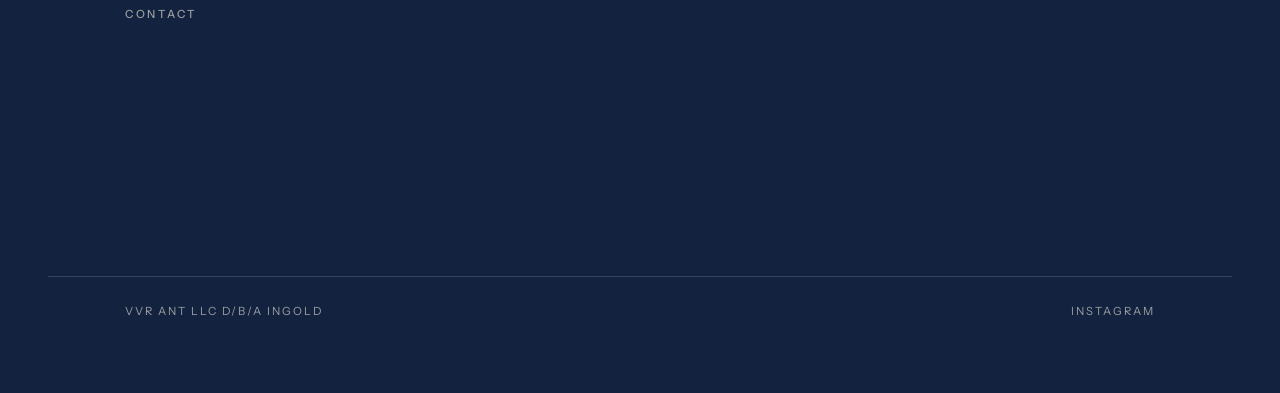
<file: index (2).html>
<!DOCTYPE html>
<html lang="en">
<head>
<meta charset="utf-8">
<meta name="viewport" content="width=device-width, initial-scale=1">
<title>Bureau Ingold — Brand &amp; Growth Consultancy</title>
<meta name="description" content="A brand and growth consultancy. Positioning, growth strategy, analytics and creative direction for a small number of companies at a time.">

<meta property="og:title" content="Bureau Ingold — Brand &amp; Growth Consultancy">
<meta property="og:description" content="A brand and growth consultancy. Depth over volume.">
<meta property="og:type" content="website">
<meta property="og:url" content="https://bureauingold.com">

<link rel="preconnect" href="https://fonts.googleapis.com">
<link rel="preconnect" href="https://fonts.gstatic.com" crossorigin>
<link href="https://fonts.googleapis.com/css2?family=EB+Garamond:wght@400;500&family=Instrument+Sans:wght@400;500&display=swap" rel="stylesheet">

<link rel="stylesheet" href="styles.css">
</head>
<body>

<!-- ── Верхняя строка ─────────────────────────────────────────── -->
<header class="bar" id="bar">
  <div class="bar__inner">
    <a class="bar__mark" href="#top">Bureau Ingold</a>
    <nav class="bar__nav" aria-label="Sections">
      <a href="#approach">Approach</a>
      <a href="#services">Services</a>
      <a href="#work">Work</a>
      <!-- <a href="#voices">Voices</a> -->
      <a href="#studio">Studio</a>
      <a href="#contact">Contact</a>
    </nav>
  </div>
</header>

<main id="top">

  <!-- ── 01 · Home ─────────────────────────────────────────────── -->
  <section class="screen screen--dark hero">
    <div class="wrap">
      <p class="eyebrow hero__mark">Bureau Ingold</p>
      <h1 class="display hero__line">A brand and growth&nbsp;consultancy.</h1>
      <p class="lede hero__sub">We work with a small number of companies at a time.</p>
    </div>
    <p class="hero__foot">Enquiries — on request</p>
  </section>

  <!-- ── Цитата-разделитель ────────────────────────────────────── -->
  <div class="divider reveal">
    <p class="divider__text">Brands buy thinking. Hands they can find anywhere.</p>
  </div>

  <!-- ── 02 · Approach ─────────────────────────────────────────── -->
  <section class="screen" id="approach">
    <div class="wrap">
      <p class="eyebrow reveal">Approach</p>
      <h2 class="display display--sm reveal">Three principles, held&nbsp;consistently.</h2>

      <div class="principles">
        <article class="principle reveal">
          <h3 class="principle__name">Depth over volume</h3>
          <p class="principle__body">A small number of companies at a time. Selection is the method, not a stage of growth.</p>
        </article>
        <article class="principle reveal">
          <h3 class="principle__name">Position before promotion</h3>
          <p class="principle__body">Where a brand stands is settled before anything is spent on saying it.</p>
        </article>
        <article class="principle reveal">
          <h3 class="principle__name">Built to compound</h3>
          <p class="principle__body">Positioning outlives a campaign, and a documented result travels on its own.</p>
        </article>
      </div>
    </div>
  </section>

  <!-- ── Цитата-разделитель ────────────────────────────────────── -->
  <div class="divider reveal">
    <p class="divider__text">We take what appreciates. We decline what depreciates.</p>
  </div>

  <!-- ── 03 · Services ─────────────────────────────────────────── -->
  <section class="screen" id="services">
    <div class="wrap">
      <p class="eyebrow reveal">Services</p>
      <h2 class="display display--sm reveal">Four directions.</h2>

      <ul class="services">
        <li class="service reveal">
          <h3 class="service__name">Positioning</h3>
          <p class="service__body">Who the client is, what the brand stands against, and the one sentence an outsider repeats correctly.</p>
        </li>
        <li class="service reveal">
          <h3 class="service__name">Diagnostics &amp; analytics</h3>
          <p class="service__body">The current picture in numbers: where money is lost, what works, and what to address first.</p>
        </li>
        <li class="service reveal">
          <h3 class="service__name">Growth strategy</h3>
          <p class="service__body">Channel architecture, funnel economics, and the metrics decisions are made on.</p>
        </li>
        <li class="service reveal">
          <h3 class="service__name">Creative direction</h3>
          <p class="service__body">The visual and verbal language of the brand. Set here, executed by others.</p>
        </li>
      </ul>

      <p class="note reveal">Engagements are scoped individually. Fees on request.</p>
    </div>
  </section>

  <!-- ── 04 · Work — холдинг-страница ──────────────────────────── -->
  <section class="screen screen--quiet" id="work">
    <div class="wrap">
      <p class="eyebrow reveal">Work</p>
      <p class="display display--sm work__line reveal">First case study — in&nbsp;progress.</p>
      <p class="note note--center reveal">Published once results are measured, not once work begins.</p>
    </div>
  </section>

  <!-- ── Отзывы ─────────────────────────────────────────────────
       ВЫКЛЮЧЕНО до появления первой настоящей фразы.

       Включается так: убрать строку "<!--" выше блока <section>
       и "-->" под ним. Одновременно раскомментировать пункт
       Voices в верхней строке.

       Правила для этого блока:
       · только реальные фразы, полученные после измеренного результата;
       · полное имя, должность, компания, месяц и год — иначе не ставить;
       · цифра внутри фразы весит больше любого прилагательного;
       · максимум три отзыва, друг под другом. Не карусель:
         карусель прячет содержание и читается как объём.

  <section class="screen voices" id="voices">
    <div class="wrap">
      <p class="eyebrow reveal">In their words</p>

      <figure class="voice reveal">
        <blockquote class="voice__quote">
          Здесь фраза клиента. Две-три строки, дословно, без правки
          на красоту — правленый отзыв слышно.
        </blockquote>
        <figcaption class="voice__by">
          <span class="voice__name">Имя Фамилия</span>
          <span class="voice__role">Должность, Компания · месяц 2027</span>
        </figcaption>
      </figure>

      <figure class="voice reveal">
        <blockquote class="voice__quote">
          Второй отзыв. Появляется со вторым клиентом, не раньше.
        </blockquote>
        <figcaption class="voice__by">
          <span class="voice__name">Имя Фамилия</span>
          <span class="voice__role">Должность, Компания · месяц 2027</span>
        </figcaption>
      </figure>
    </div>
  </section>
  ───────────────────────────────────────────────────────────── -->

  <!-- ── 05 · Studio ───────────────────────────────────────────── -->
  <section class="screen" id="studio">
    <div class="wrap">
      <p class="eyebrow reveal">Studio</p>
      <div class="prose">
        <p class="reveal">Ingold is a consultancy, not an agency. The work is positioning, growth strategy, analysis and creative direction — the decisions a brand is built on, rather than the hands that carry them out.</p>
        <p class="reveal">Engagements are limited by design, so that each receives the attention the work actually requires. Production is arranged separately, with people chosen and directed for the task.</p>
      </div>

      <dl class="facts">
        <div class="fact reveal">
          <dt>Languages</dt>
          <dd>English, Russian, Finnish</dd>
        </div>
        <div class="fact reveal">
          <dt>Based</dt>
          <dd>Between Europe and the United States</dd>
        </div>
        <div class="fact reveal">
          <dt>Practice</dt>
          <dd>Remote by default</dd>
        </div>
      </dl>
    </div>
  </section>

  <!-- ── 06 · Contact — тёмный экран, замыкающий сэндвич ───────── -->
  <section class="screen screen--dark contact" id="contact">
    <div class="wrap">
      <p class="eyebrow reveal">Contact</p>
      <h2 class="display display--sm reveal">Selective by design.</h2>
      <a class="contact__mail reveal" href="mailto:hello@bureauingold.com">hello@bureauingold.com</a>
    </div>

    <footer class="foot">
      <p class="foot__legal">VVR ANT LLC d/b/a Ingold</p>
      <p class="foot__links">
        <a href="https://www.instagram.com/bureauingold/" rel="noopener">Instagram</a>
        <!-- <a href="LINKEDIN-URL" rel="noopener">LinkedIn</a> -->
      </p>
    </footer>
  </section>

</main>

<script src="script.js"></script>
</body>
</html>
</file>
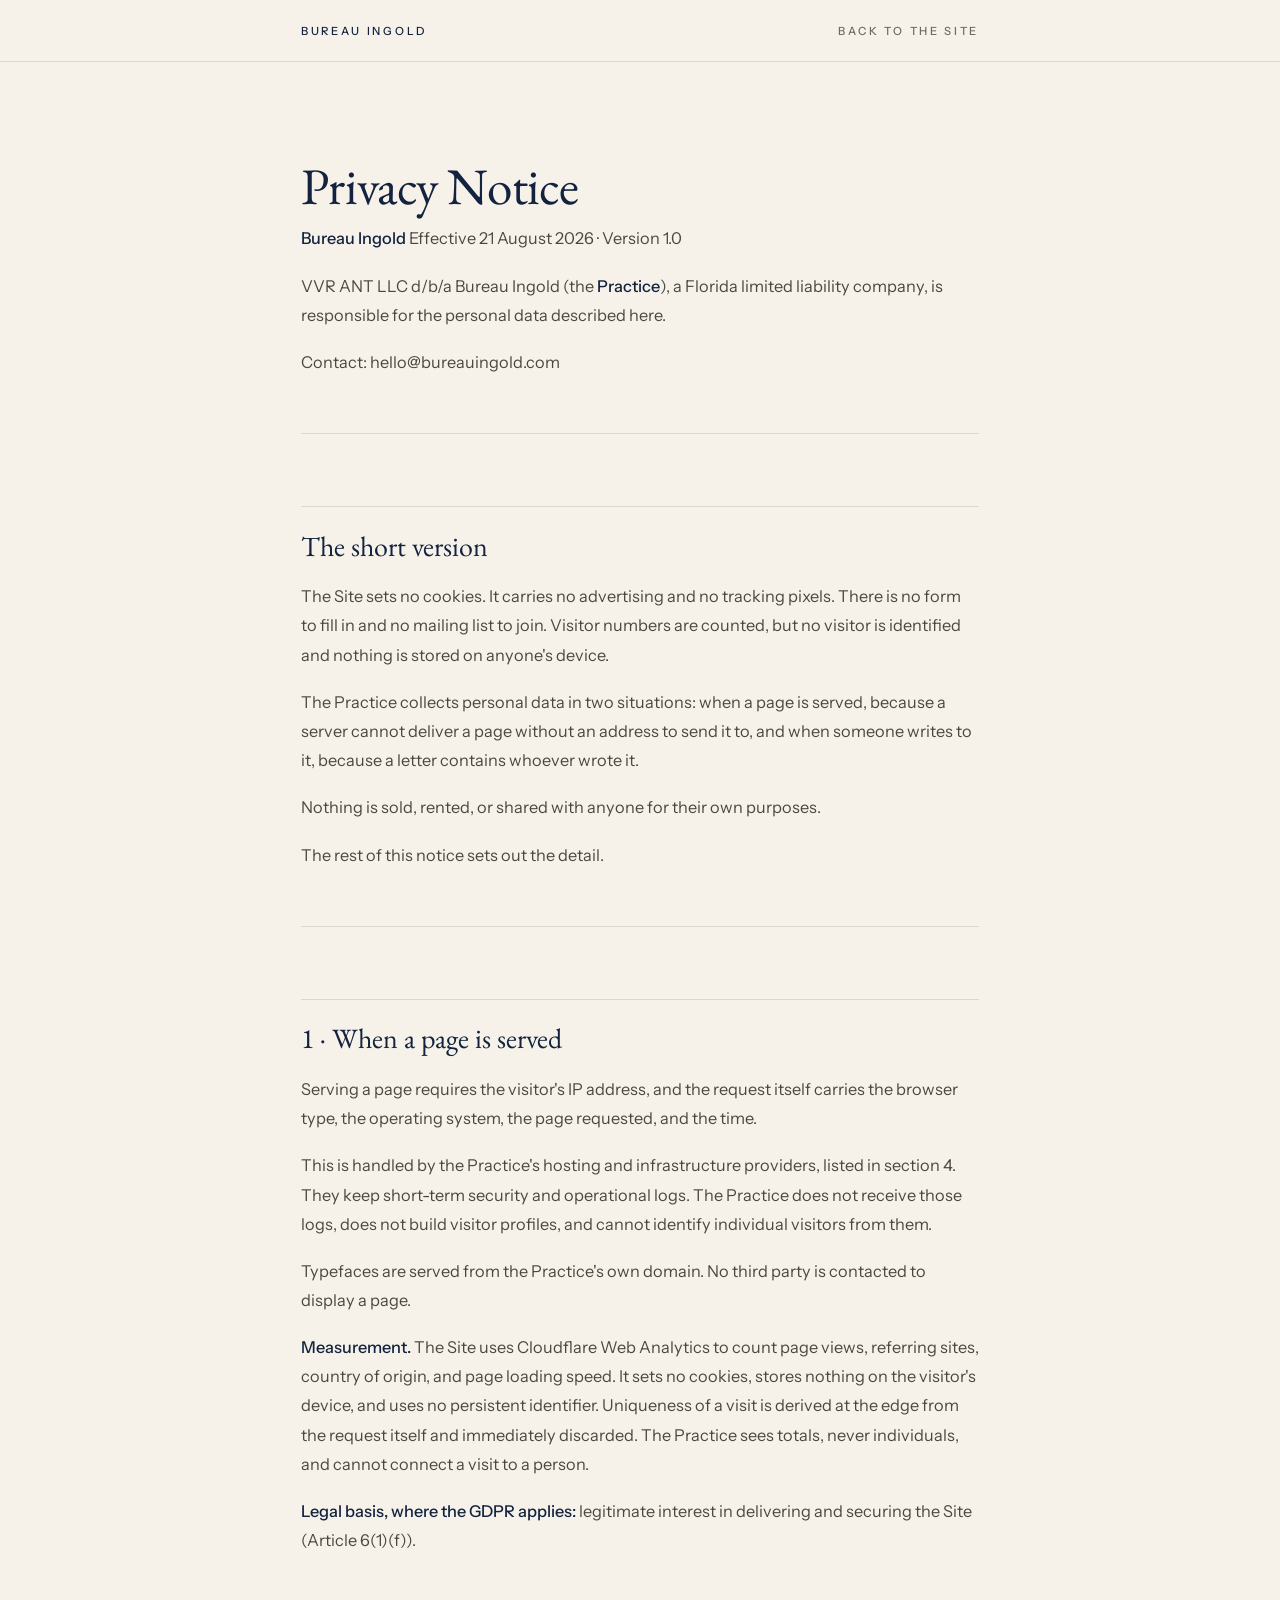
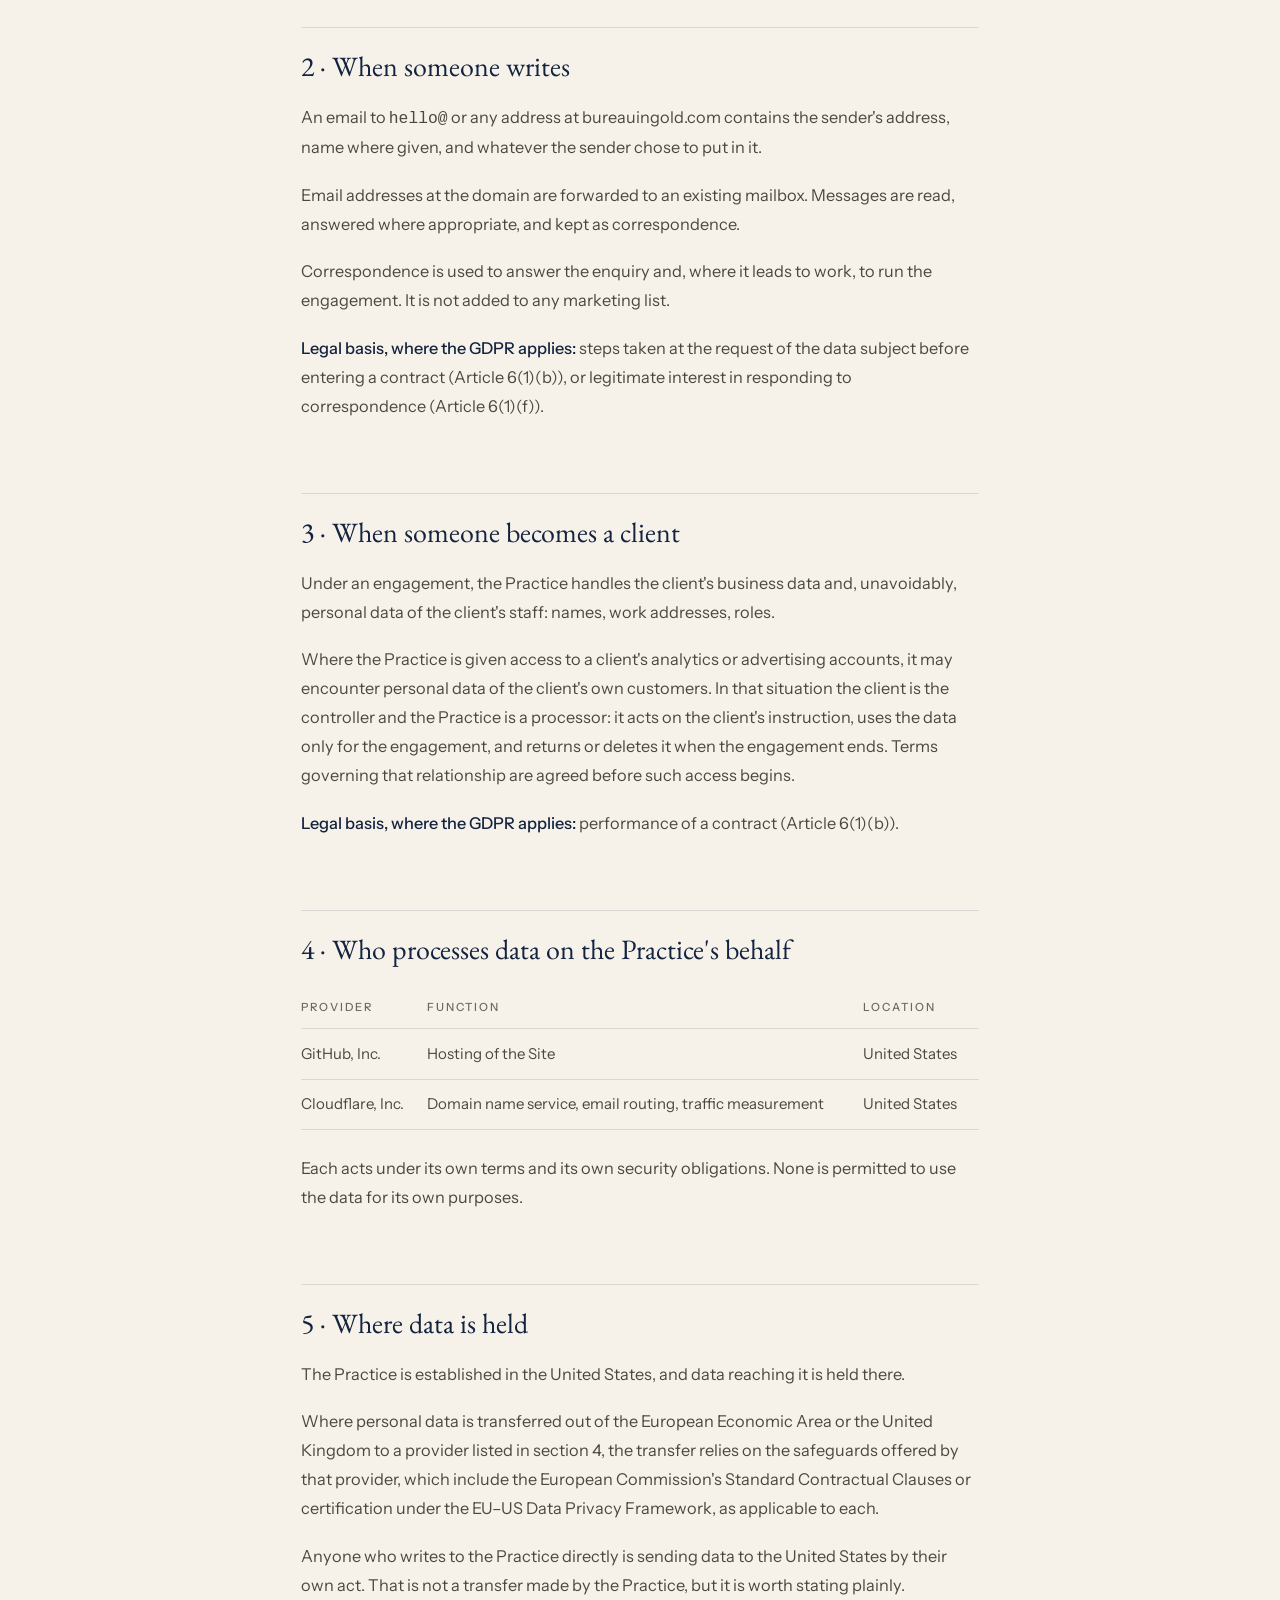
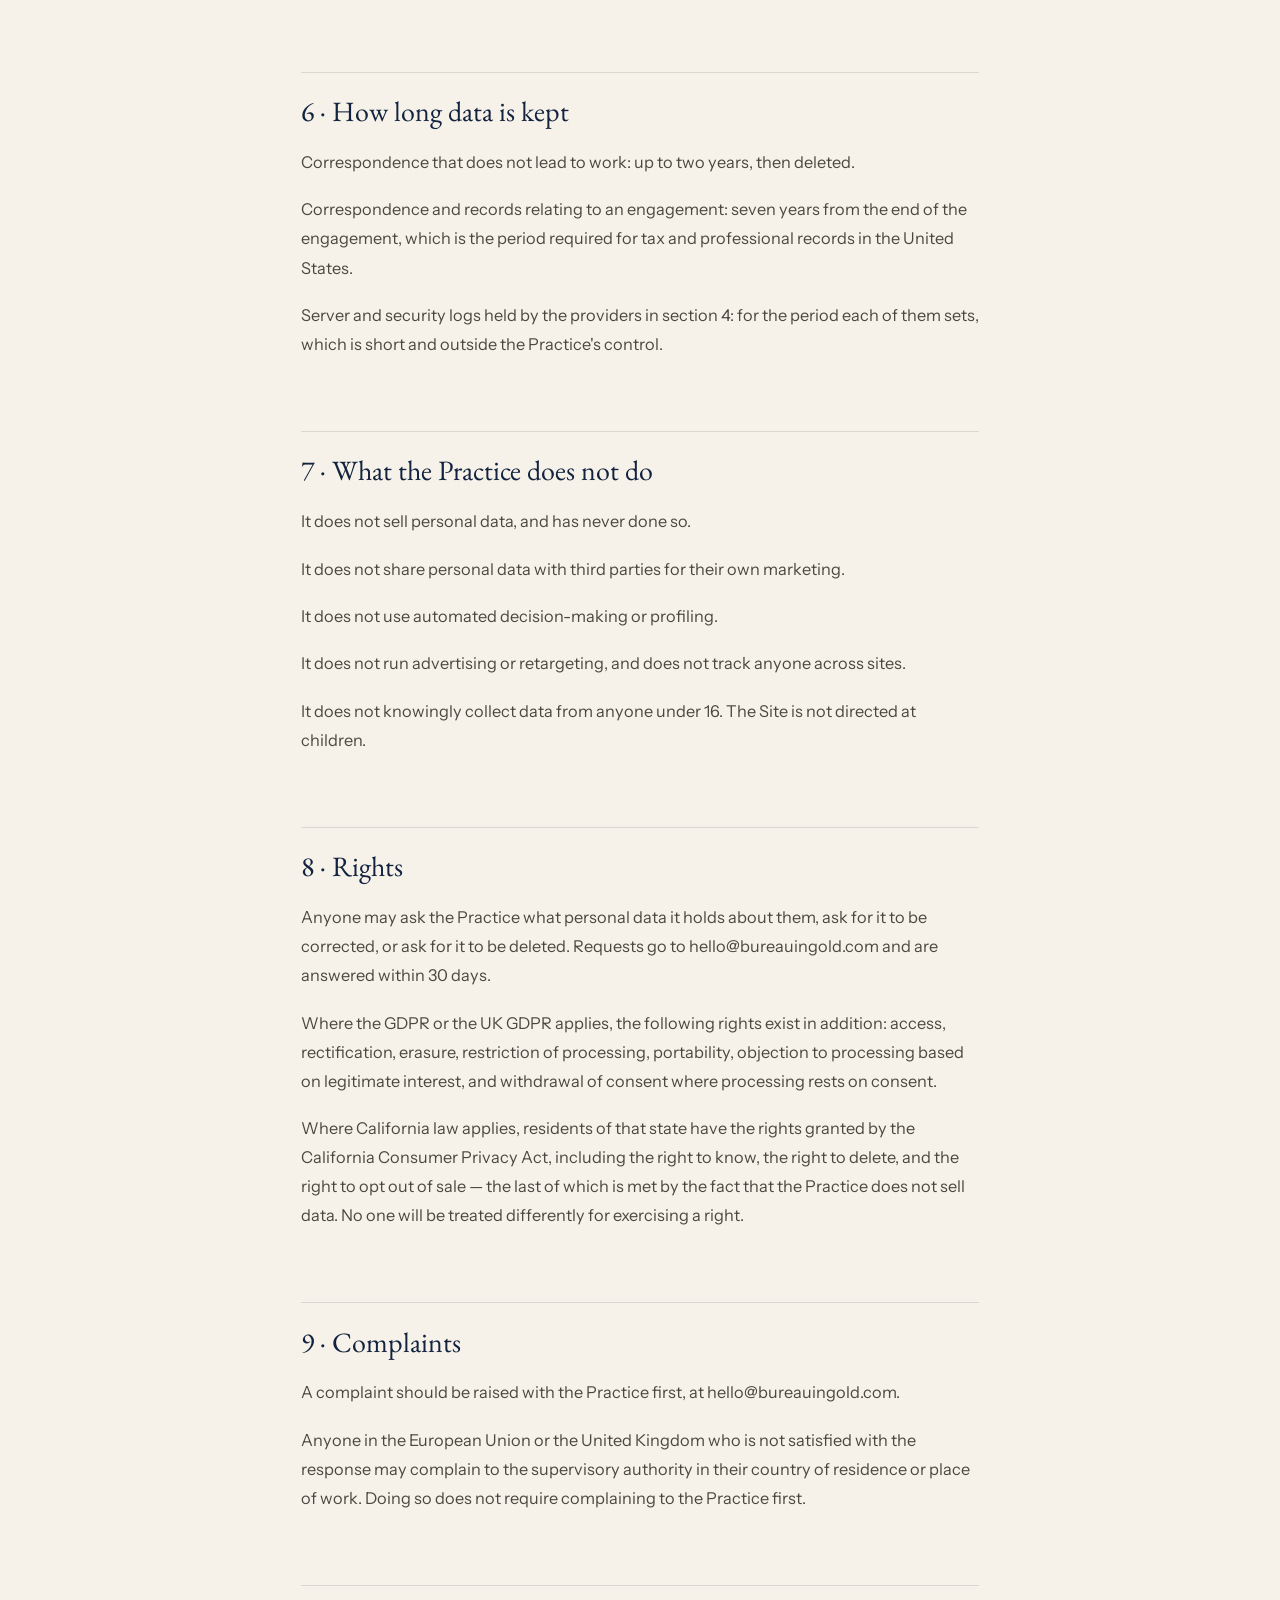
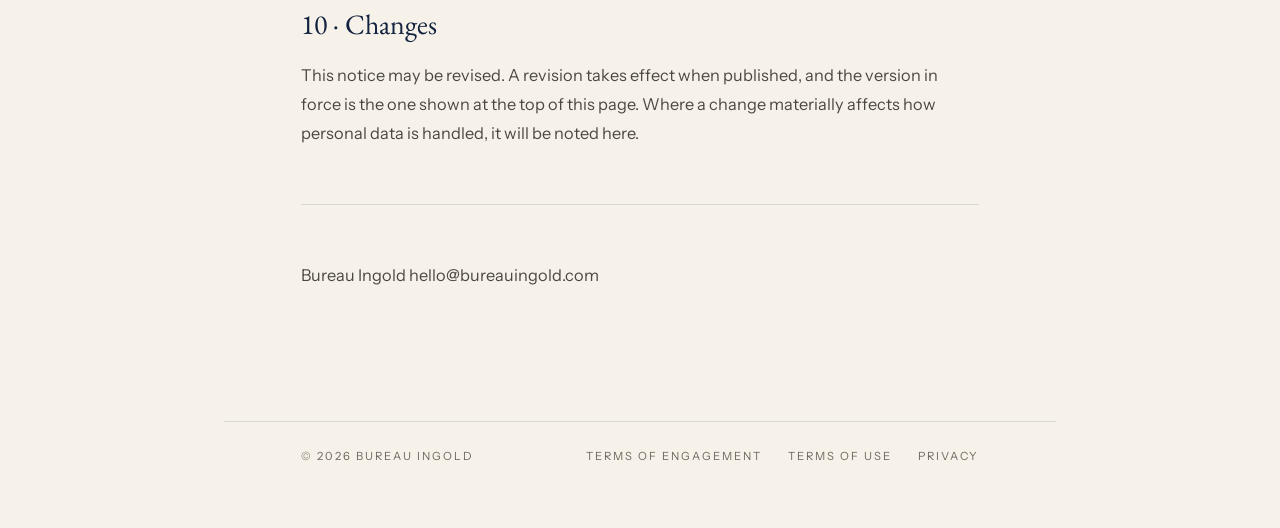
<file: privacy-notice.html>
<!DOCTYPE html>
<html lang="en">
<head>
<meta charset="utf-8">
<meta name="viewport" content="width=device-width, initial-scale=1">
<title>Privacy Notice — Bureau Ingold</title>
<meta name="description" content="How Bureau Ingold handles personal data.">
<link rel="canonical" href="https://bureauingold.com/privacy-notice.html">

<link rel="preload" href="eb-garamond-latin-400-normal.woff2" as="font" type="font/woff2" crossorigin>
<link rel="preload" href="instrument-sans-latin-400-normal.woff2" as="font" type="font/woff2" crossorigin>

<link rel="stylesheet" href="styles.css">
<style>
  /* Пути к шрифтам из подпапки */
  @font-face { font-family:"EB Garamond"; font-style:normal; font-weight:400; font-display:swap;
    src:url("eb-garamond-latin-400-normal.woff2") format("woff2"); }
  @font-face { font-family:"EB Garamond"; font-style:normal; font-weight:500; font-display:swap;
    src:url("eb-garamond-latin-500-normal.woff2") format("woff2"); }
  @font-face { font-family:"Instrument Sans"; font-style:normal; font-weight:400; font-display:swap;
    src:url("instrument-sans-latin-400-normal.woff2") format("woff2"); }
  @font-face { font-family:"Instrument Sans"; font-style:normal; font-weight:500; font-display:swap;
    src:url("instrument-sans-latin-500-normal.woff2") format("woff2"); }
</style>
</head>
<body class="doc-body">

<header class="doc-bar">
  <div class="doc-bar__inner">
    <a class="doc-bar__mark" href="index.html">Bureau Ingold</a>
    <a class="doc-bar__back" href="index.html">Back to the site</a>
  </div>
</header>

<main class="doc">
<h1>Privacy Notice</h1>
<p><strong>Bureau Ingold</strong>
Effective 21 August 2026 · Version 1.0</p>
<p>VVR ANT LLC d/b/a Bureau Ingold (the <strong>Practice</strong>), a Florida limited liability company, is responsible for the personal data described here.</p>
<p>Contact: hello@bureauingold.com</p>
<hr />
<h2>The short version</h2>
<p>The Site sets no cookies. It carries no advertising and no tracking pixels. There is no form to fill in and no mailing list to join. Visitor numbers are counted, but no visitor is identified and nothing is stored on anyone's device.</p>
<p>The Practice collects personal data in two situations: when a page is served, because a server cannot deliver a page without an address to send it to, and when someone writes to it, because a letter contains whoever wrote it.</p>
<p>Nothing is sold, rented, or shared with anyone for their own purposes.</p>
<p>The rest of this notice sets out the detail.</p>
<hr />
<h2>1 · When a page is served</h2>
<p>Serving a page requires the visitor's IP address, and the request itself carries the browser type, the operating system, the page requested, and the time.</p>
<p>This is handled by the Practice's hosting and infrastructure providers, listed in section 4. They keep short-term security and operational logs. The Practice does not receive those logs, does not build visitor profiles, and cannot identify individual visitors from them.</p>
<p>Typefaces are served from the Practice's own domain. No third party is contacted to display a page.</p>
<p><strong>Measurement.</strong> The Site uses Cloudflare Web Analytics to count page views, referring sites, country of origin, and page loading speed. It sets no cookies, stores nothing on the visitor's device, and uses no persistent identifier. Uniqueness of a visit is derived at the edge from the request itself and immediately discarded. The Practice sees totals, never individuals, and cannot connect a visit to a person.</p>
<p><strong>Legal basis, where the GDPR applies:</strong> legitimate interest in delivering and securing the Site (Article 6(1)(f)).</p>
<h2>2 · When someone writes</h2>
<p>An email to <code>hello@</code> or any address at bureauingold.com contains the sender's address, name where given, and whatever the sender chose to put in it.</p>
<p>Email addresses at the domain are forwarded to an existing mailbox. Messages are read, answered where appropriate, and kept as correspondence.</p>
<p>Correspondence is used to answer the enquiry and, where it leads to work, to run the engagement. It is not added to any marketing list.</p>
<p><strong>Legal basis, where the GDPR applies:</strong> steps taken at the request of the data subject before entering a contract (Article 6(1)(b)), or legitimate interest in responding to correspondence (Article 6(1)(f)).</p>
<h2>3 · When someone becomes a client</h2>
<p>Under an engagement, the Practice handles the client's business data and, unavoidably, personal data of the client's staff: names, work addresses, roles.</p>
<p>Where the Practice is given access to a client's analytics or advertising accounts, it may encounter personal data of the client's own customers. In that situation the client is the controller and the Practice is a processor: it acts on the client's instruction, uses the data only for the engagement, and returns or deletes it when the engagement ends. Terms governing that relationship are agreed before such access begins.</p>
<p><strong>Legal basis, where the GDPR applies:</strong> performance of a contract (Article 6(1)(b)).</p>
<h2>4 · Who processes data on the Practice's behalf</h2>
<table>
<thead>
<tr>
<th>Provider</th>
<th>Function</th>
<th>Location</th>
</tr>
</thead>
<tbody>
<tr>
<td>GitHub, Inc.</td>
<td>Hosting of the Site</td>
<td>United States</td>
</tr>
<tr>
<td>Cloudflare, Inc.</td>
<td>Domain name service, email routing, traffic measurement</td>
<td>United States</td>
</tr>
</tbody>
</table>
<p>Each acts under its own terms and its own security obligations. None is permitted to use the data for its own purposes.</p>
<h2>5 · Where data is held</h2>
<p>The Practice is established in the United States, and data reaching it is held there.</p>
<p>Where personal data is transferred out of the European Economic Area or the United Kingdom to a provider listed in section 4, the transfer relies on the safeguards offered by that provider, which include the European Commission's Standard Contractual Clauses or certification under the EU–US Data Privacy Framework, as applicable to each.</p>
<p>Anyone who writes to the Practice directly is sending data to the United States by their own act. That is not a transfer made by the Practice, but it is worth stating plainly.</p>
<h2>6 · How long data is kept</h2>
<p>Correspondence that does not lead to work: up to two years, then deleted.</p>
<p>Correspondence and records relating to an engagement: seven years from the end of the engagement, which is the period required for tax and professional records in the United States.</p>
<p>Server and security logs held by the providers in section 4: for the period each of them sets, which is short and outside the Practice's control.</p>
<h2>7 · What the Practice does not do</h2>
<p>It does not sell personal data, and has never done so.</p>
<p>It does not share personal data with third parties for their own marketing.</p>
<p>It does not use automated decision-making or profiling.</p>
<p>It does not run advertising or retargeting, and does not track anyone across sites.</p>
<p>It does not knowingly collect data from anyone under 16. The Site is not directed at children.</p>
<h2>8 · Rights</h2>
<p>Anyone may ask the Practice what personal data it holds about them, ask for it to be corrected, or ask for it to be deleted. Requests go to hello@bureauingold.com and are answered within 30 days.</p>
<p>Where the GDPR or the UK GDPR applies, the following rights exist in addition: access, rectification, erasure, restriction of processing, portability, objection to processing based on legitimate interest, and withdrawal of consent where processing rests on consent.</p>
<p>Where California law applies, residents of that state have the rights granted by the California Consumer Privacy Act, including the right to know, the right to delete, and the right to opt out of sale — the last of which is met by the fact that the Practice does not sell data. No one will be treated differently for exercising a right.</p>
<h2>9 · Complaints</h2>
<p>A complaint should be raised with the Practice first, at hello@bureauingold.com.</p>
<p>Anyone in the European Union or the United Kingdom who is not satisfied with the response may complain to the supervisory authority in their country of residence or place of work. Doing so does not require complaining to the Practice first.</p>
<h2>10 · Changes</h2>
<p>This notice may be revised. A revision takes effect when published, and the version in force is the one shown at the top of this page. Where a change materially affects how personal data is handled, it will be noted here.</p>
<hr />
<p>Bureau Ingold
hello@bureauingold.com</p>
</main>

<footer class="doc-foot">
  <p>© 2026 Bureau Ingold</p>
  <p class="doc-foot__links">
    <a href="terms-of-engagement.html">Terms of Engagement</a>
    <a href="terms-of-use.html">Terms of Use</a>
    <a href="privacy-notice.html">Privacy</a>
  </p>
</footer>

<script type="module" src="https://static.cloudflareinsights.com/beacon.min.js"
        data-cf-beacon='{"token": "5774135a7c794be792e5af65b4980a54"}'></script>
</body>
</html>
</file>
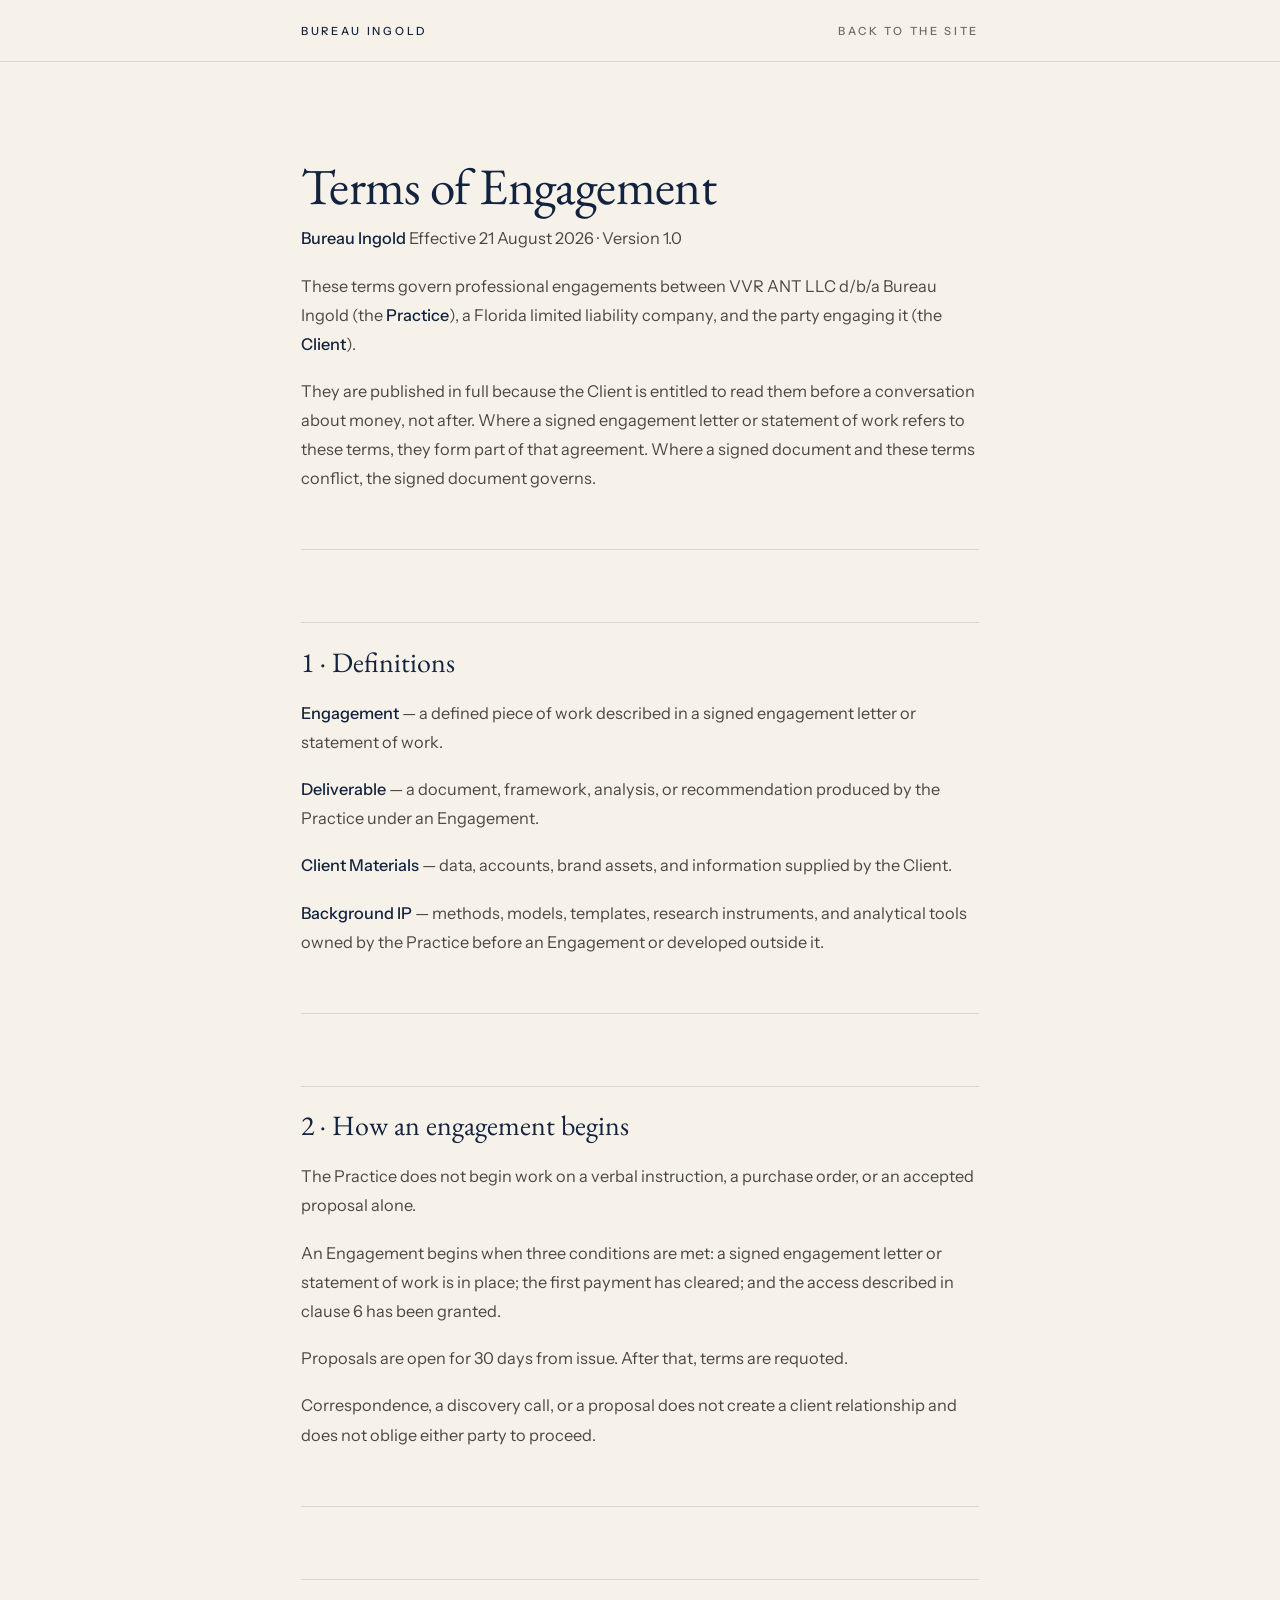
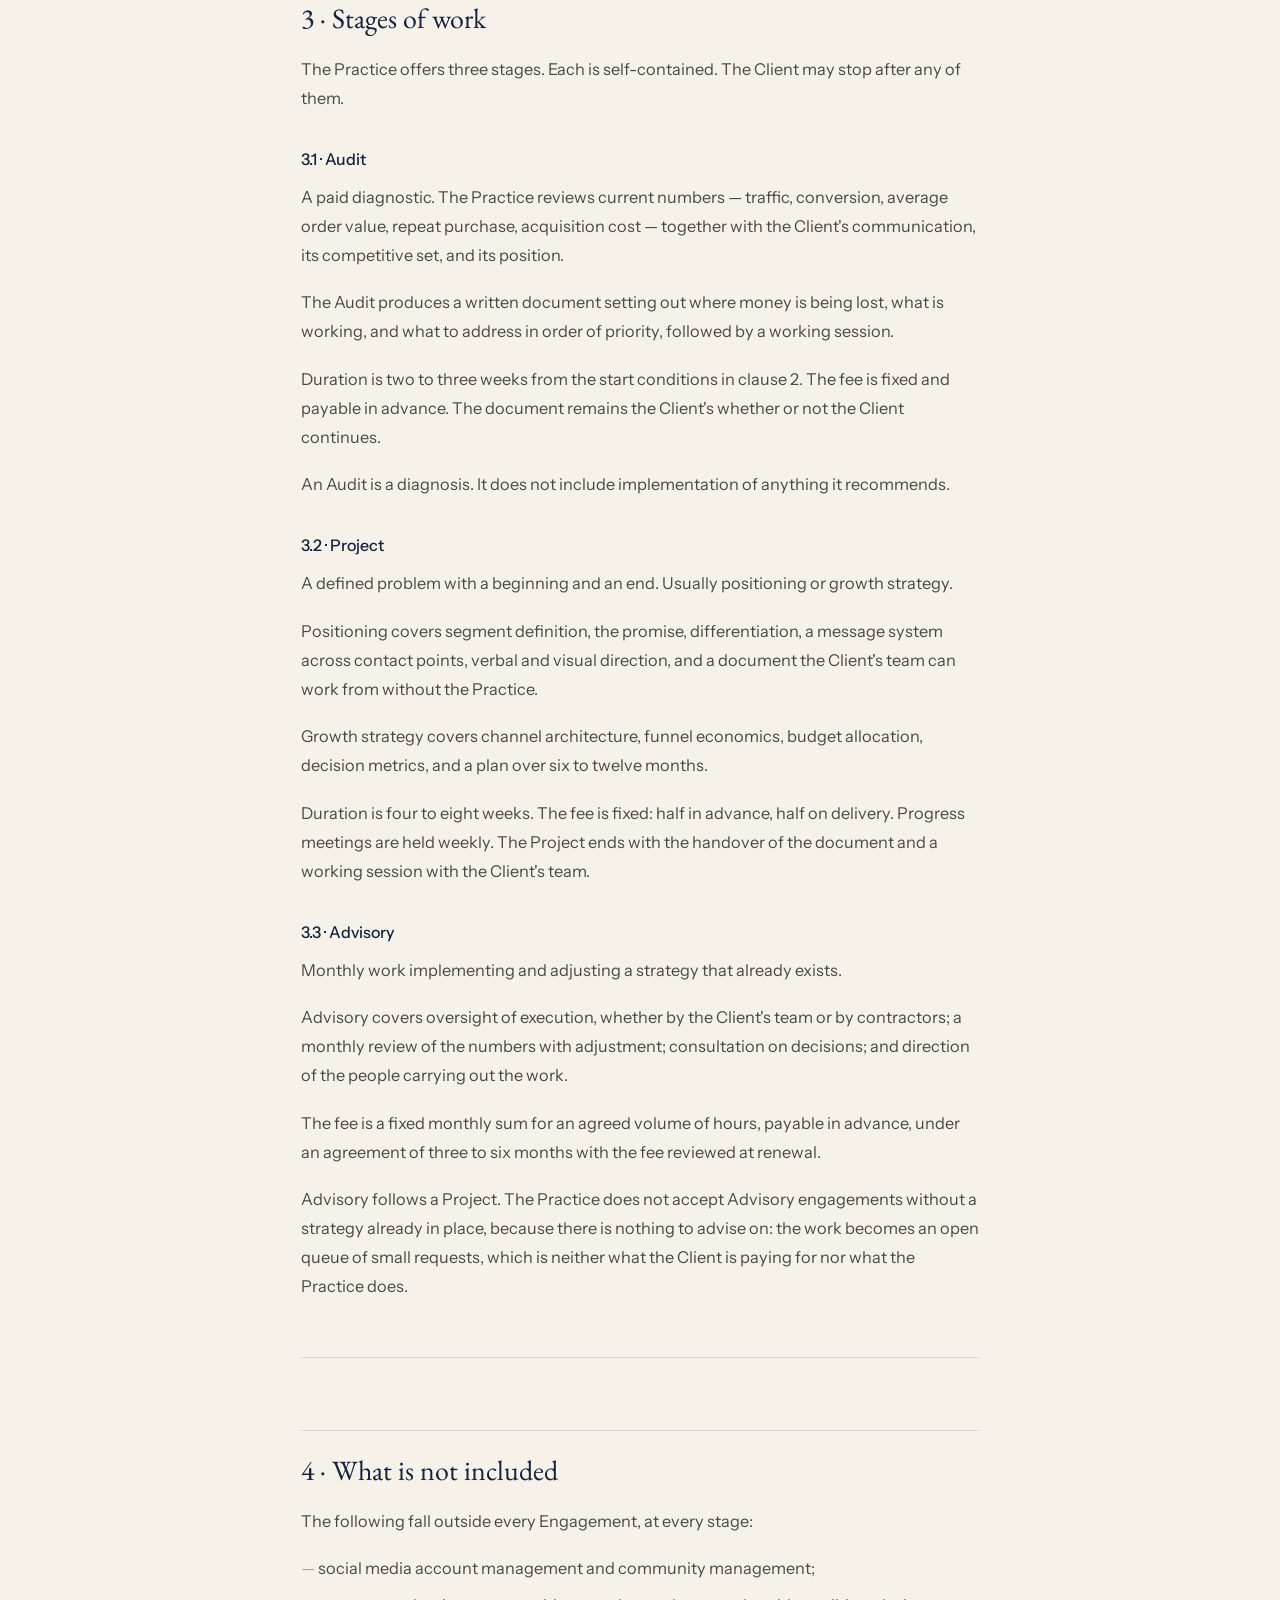
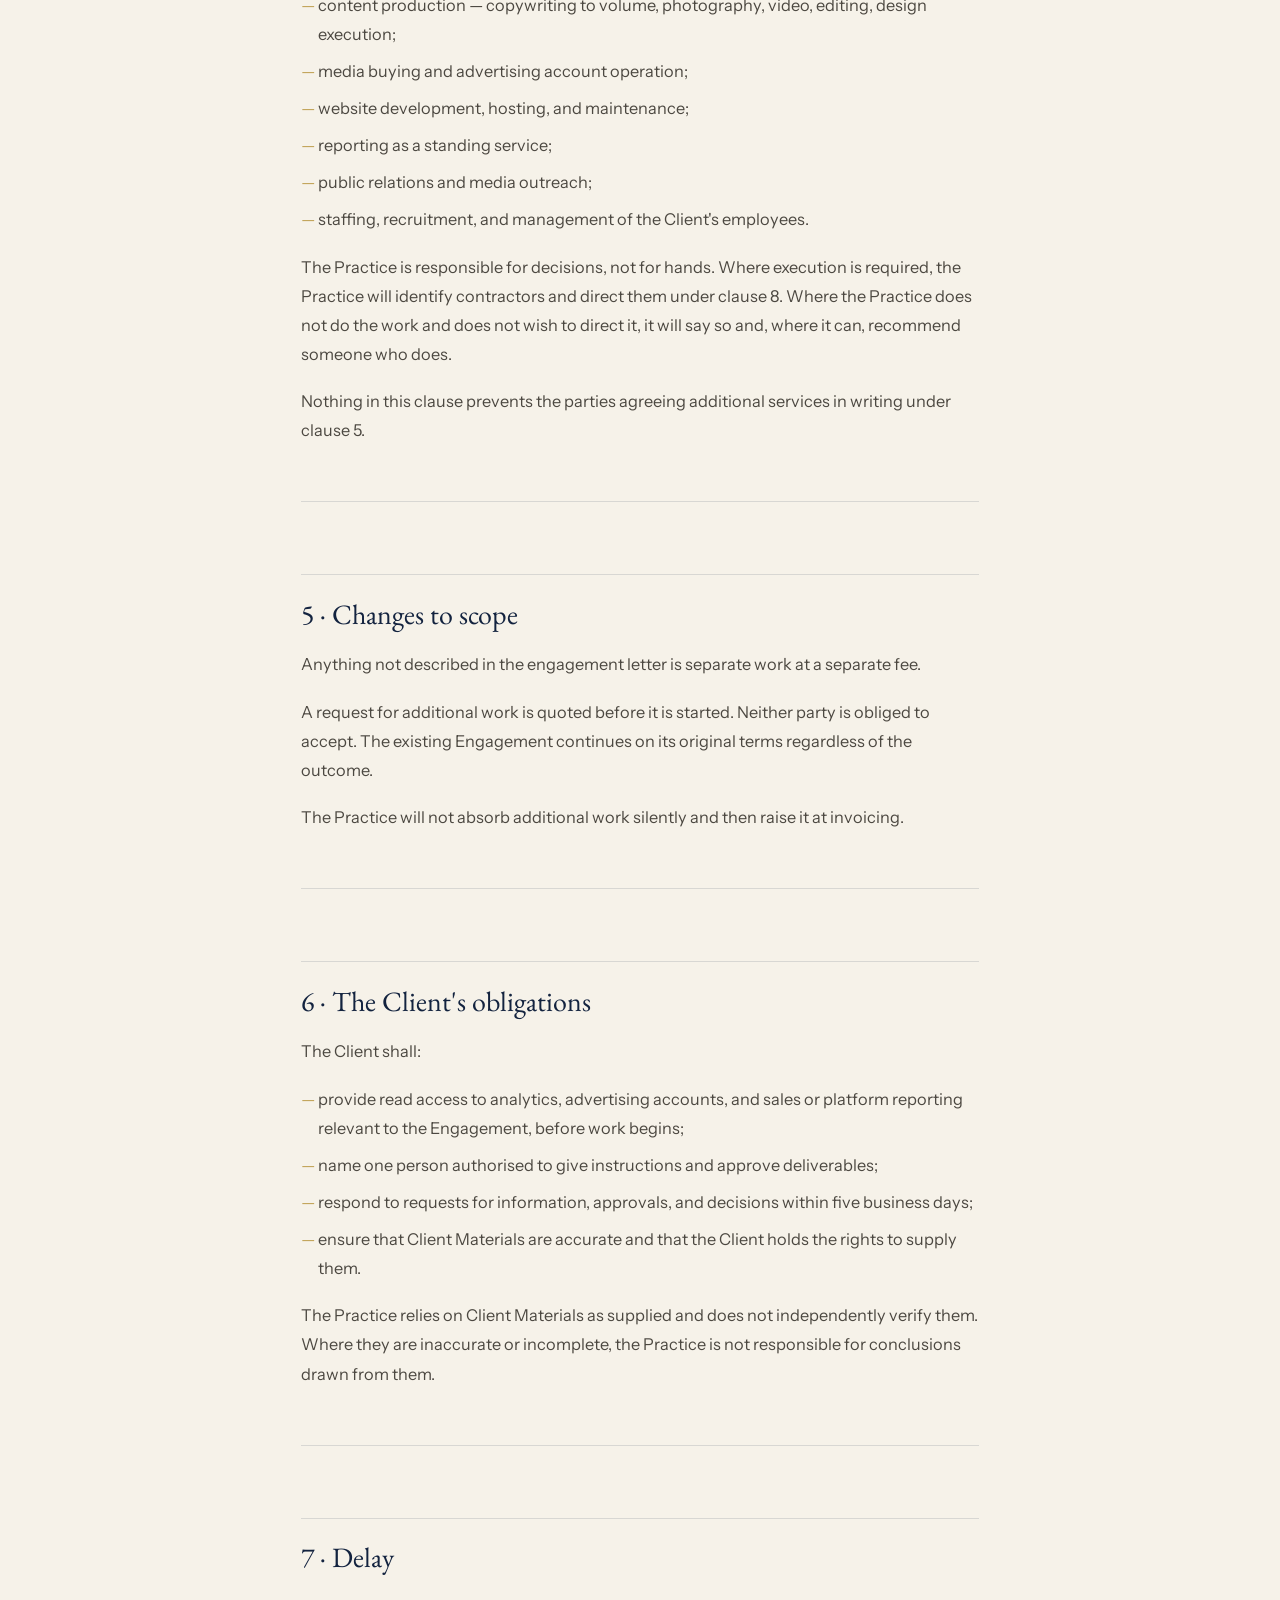
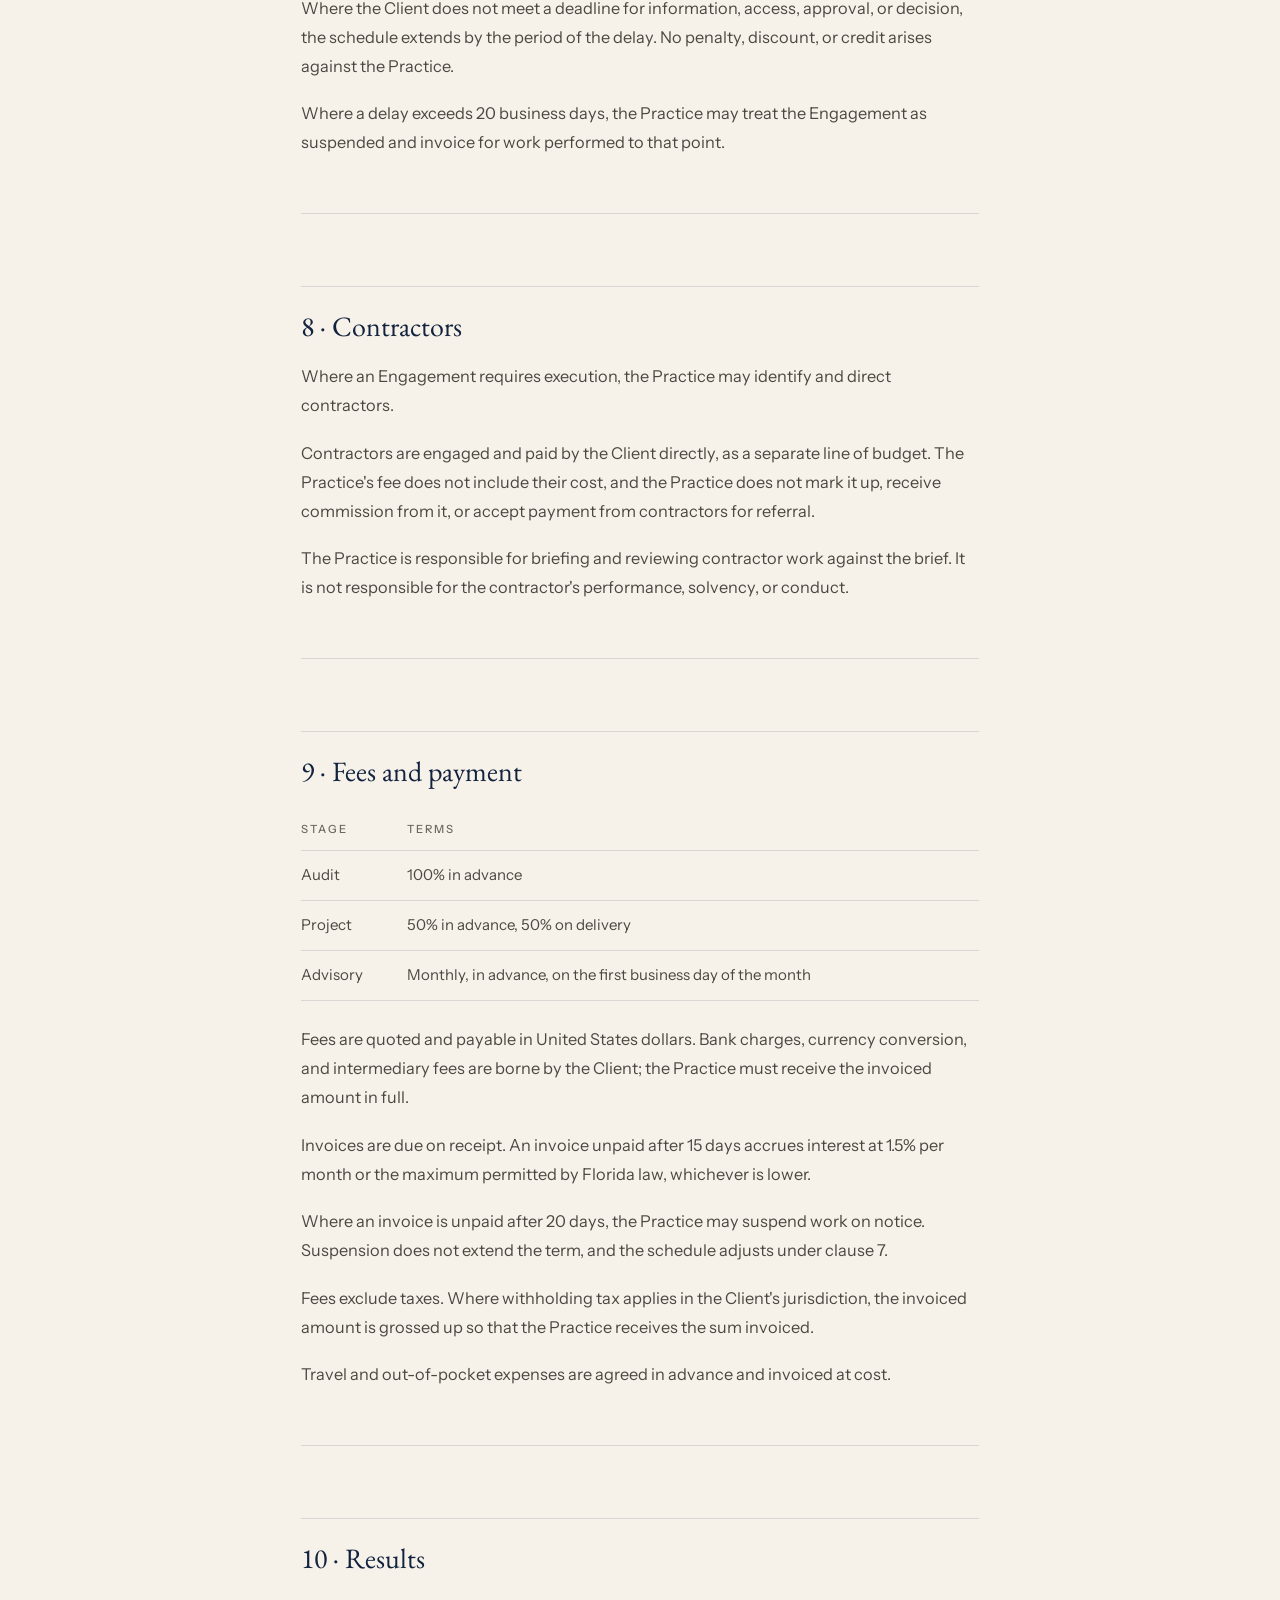
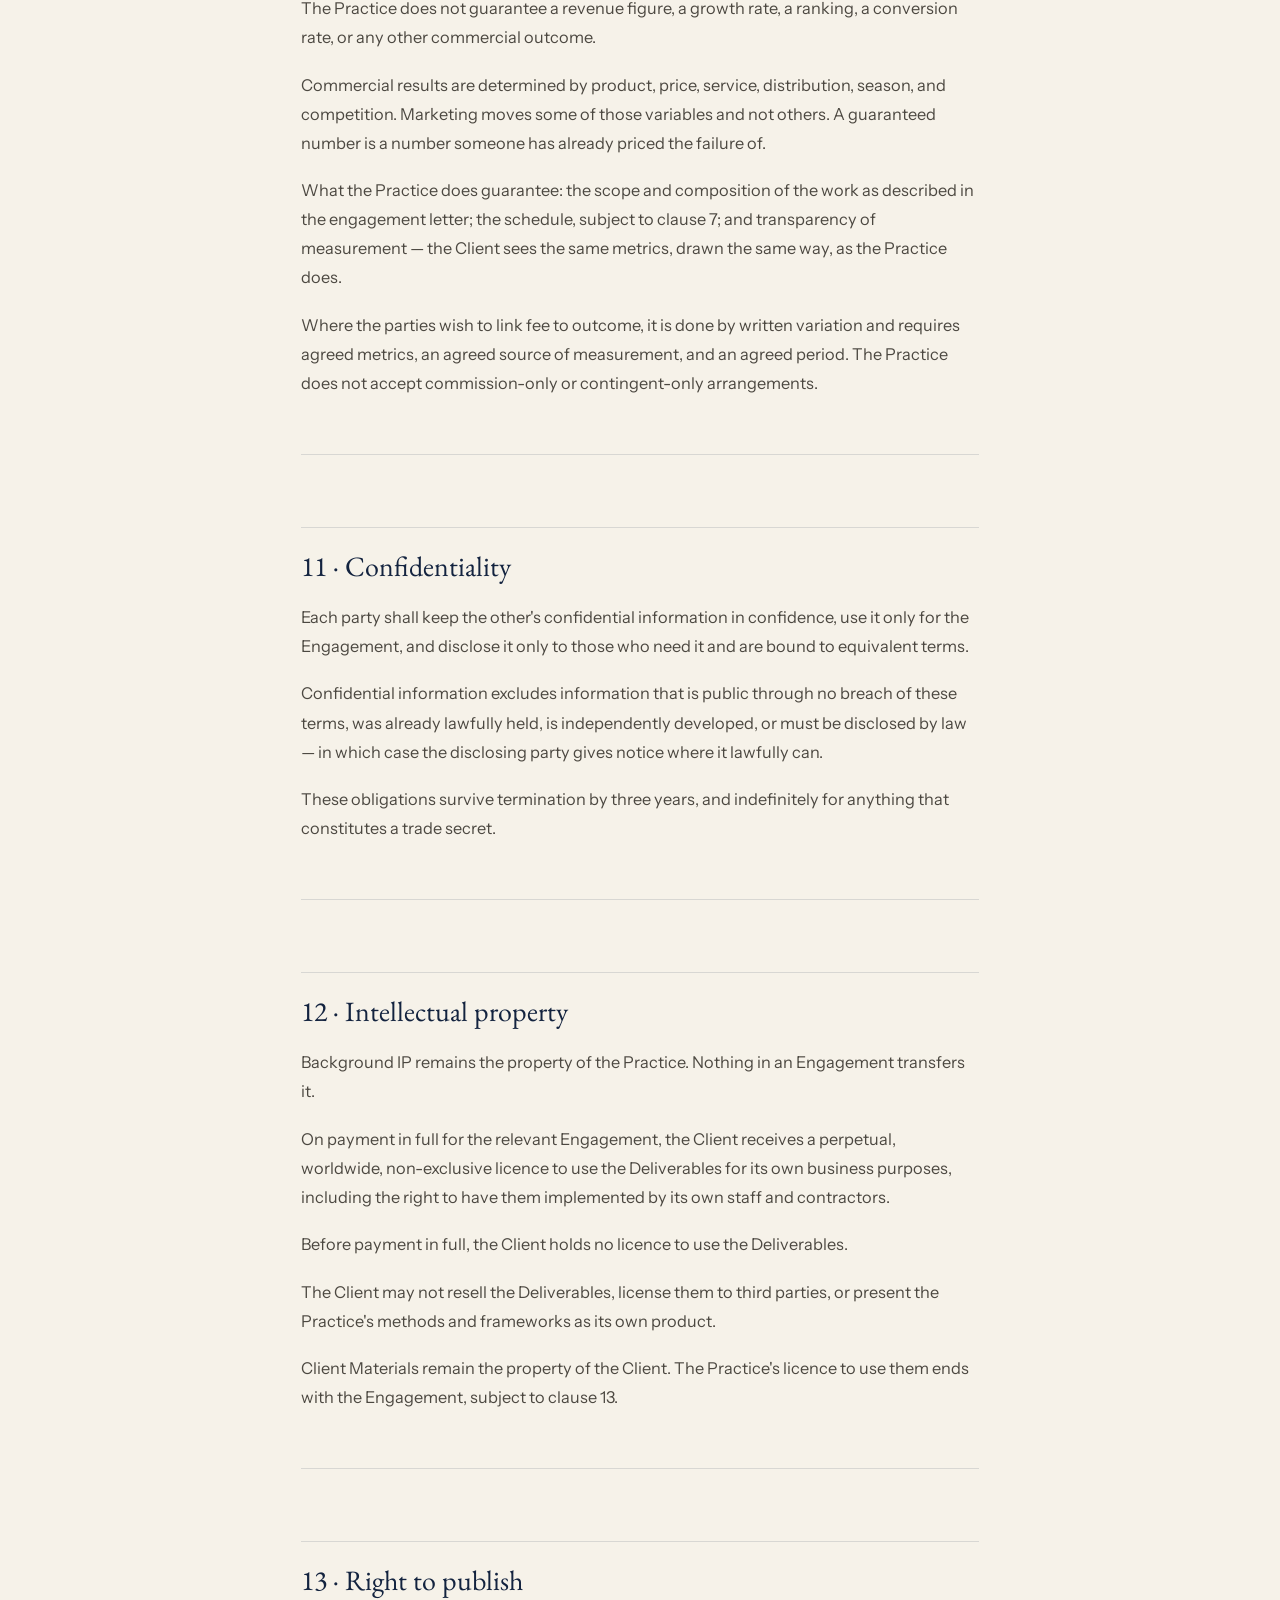
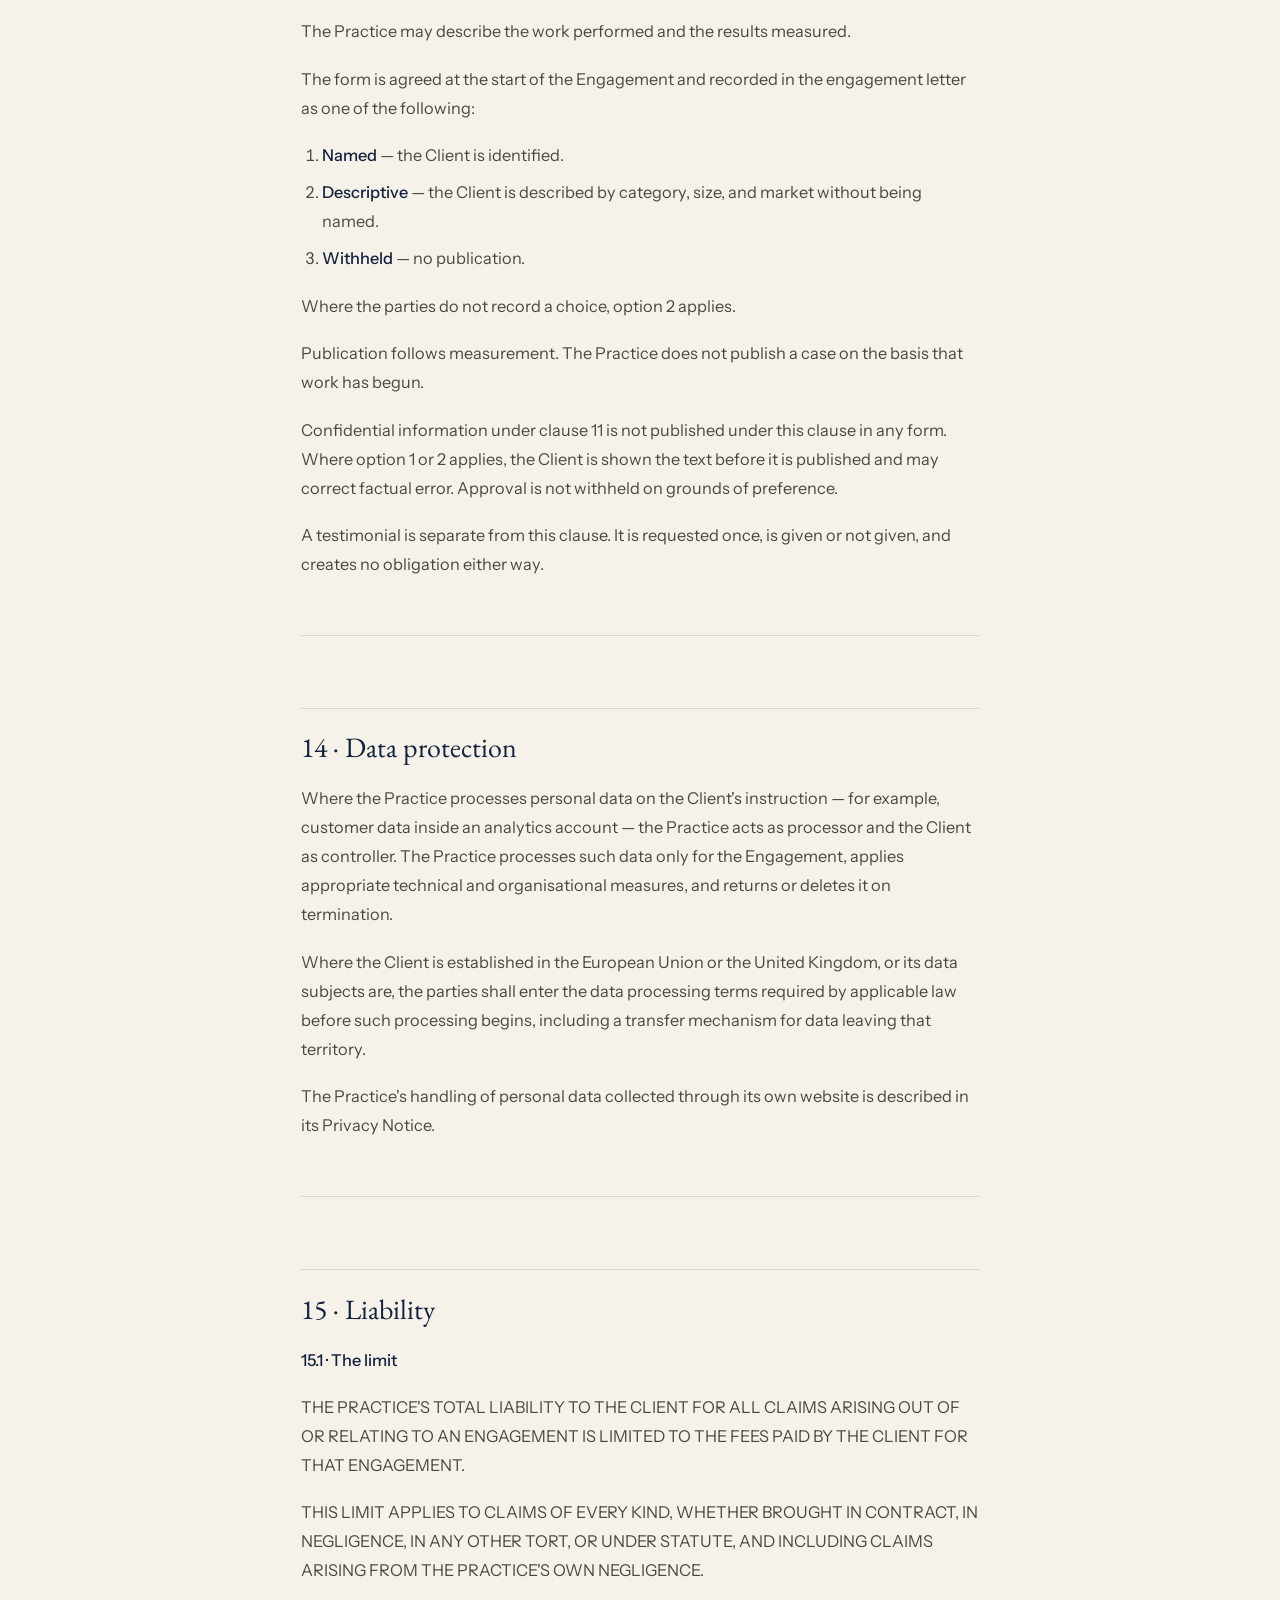
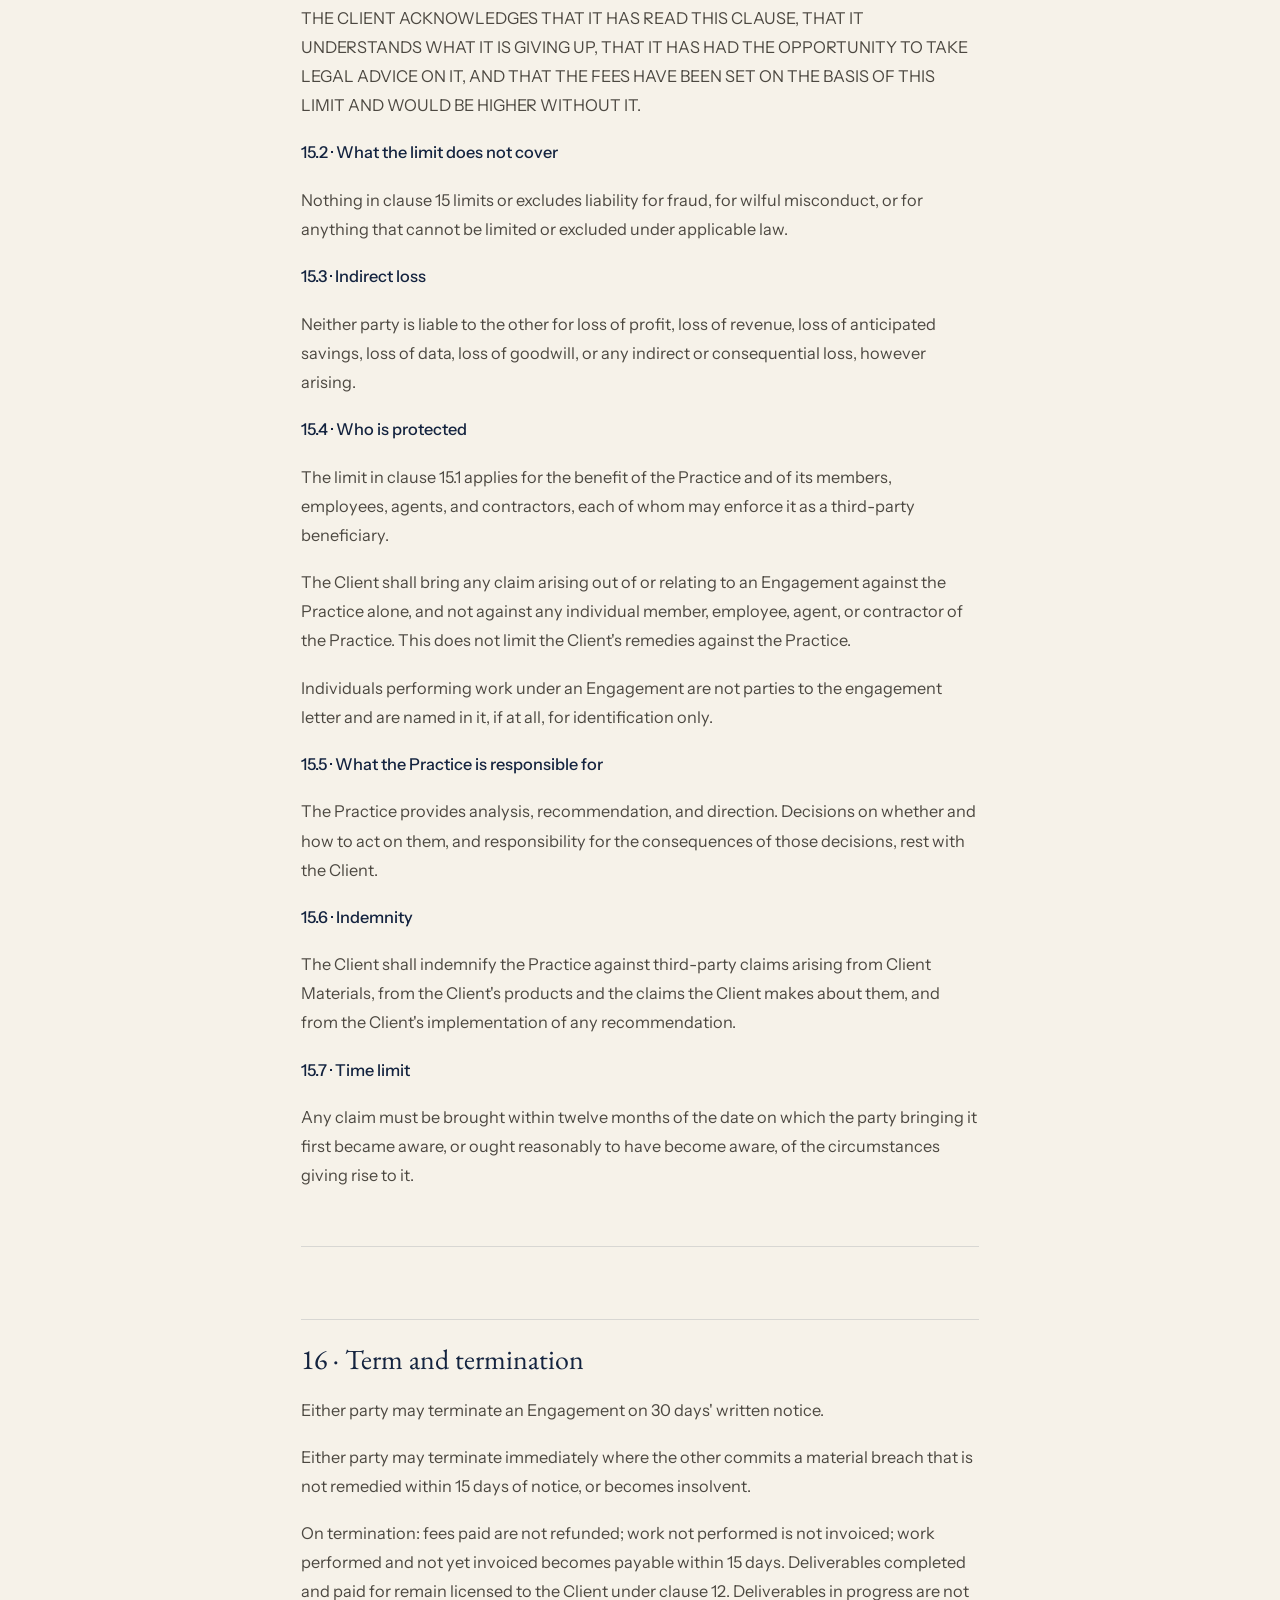
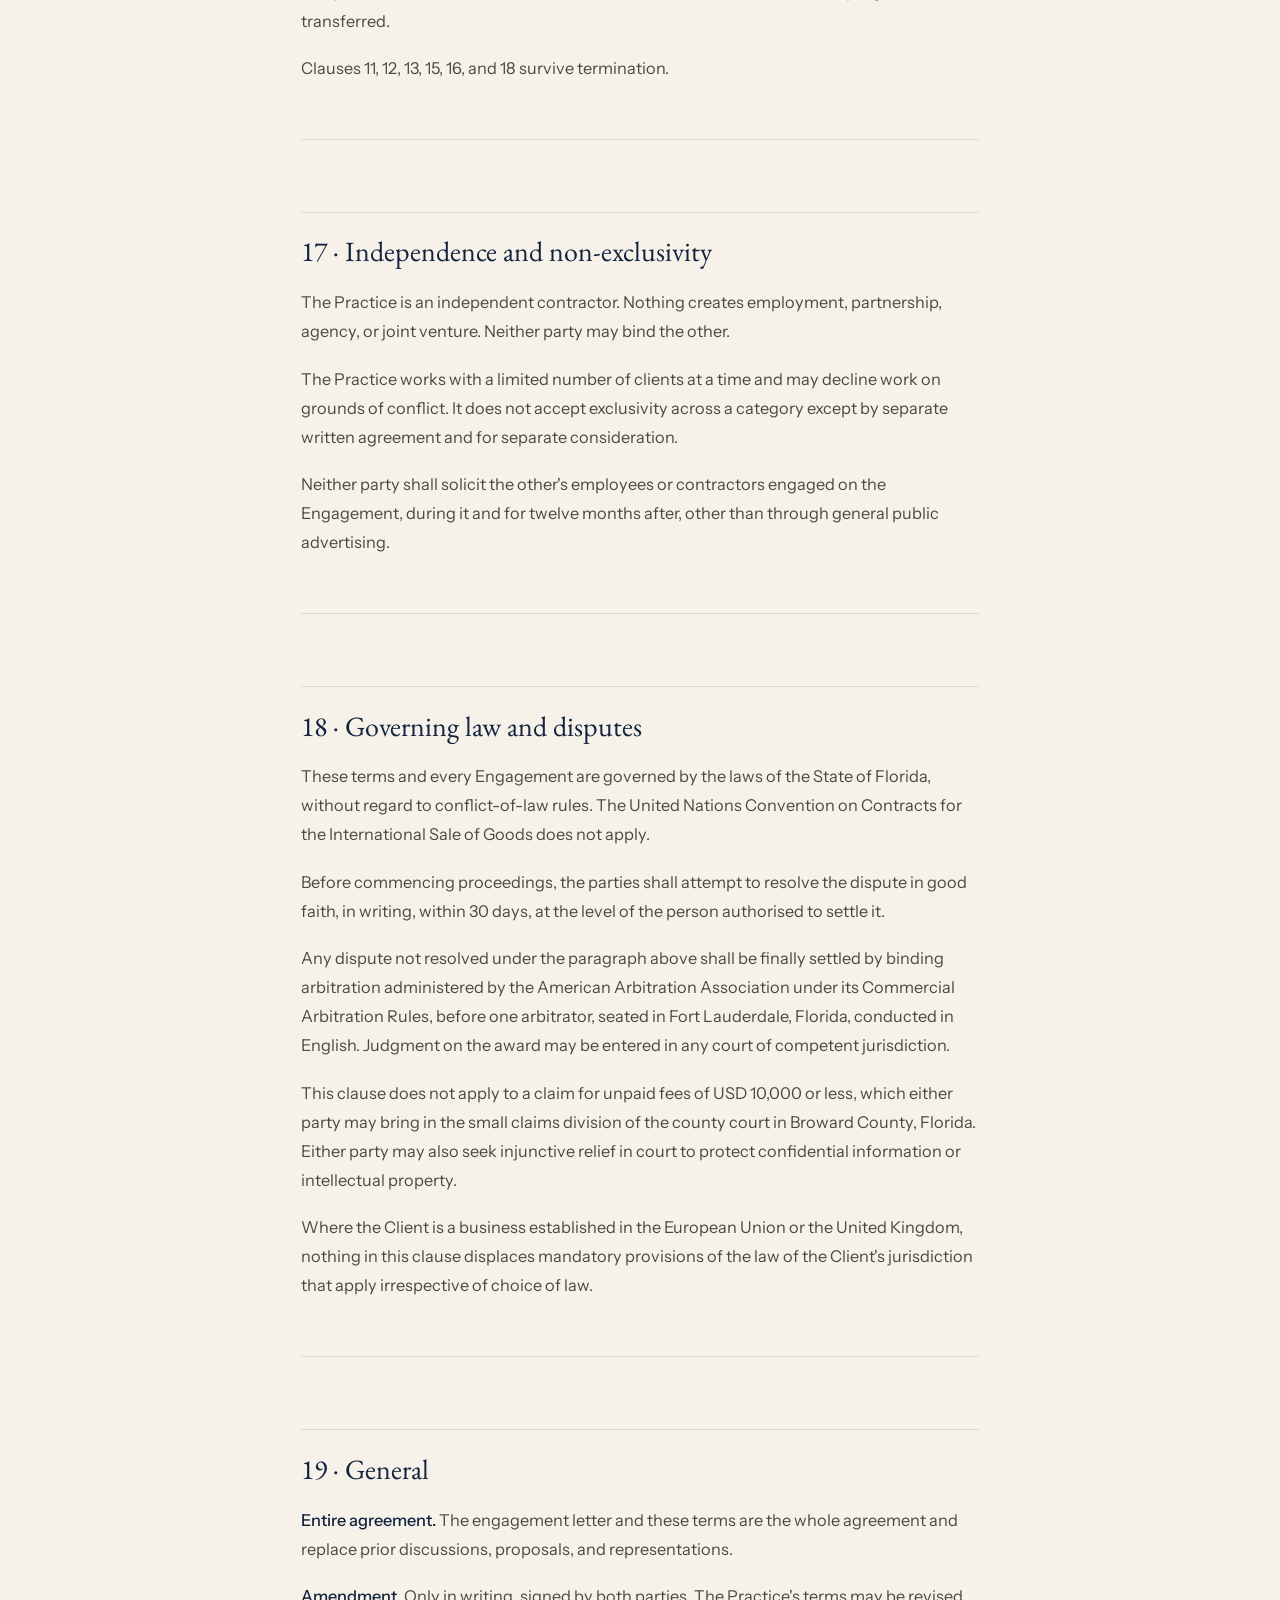
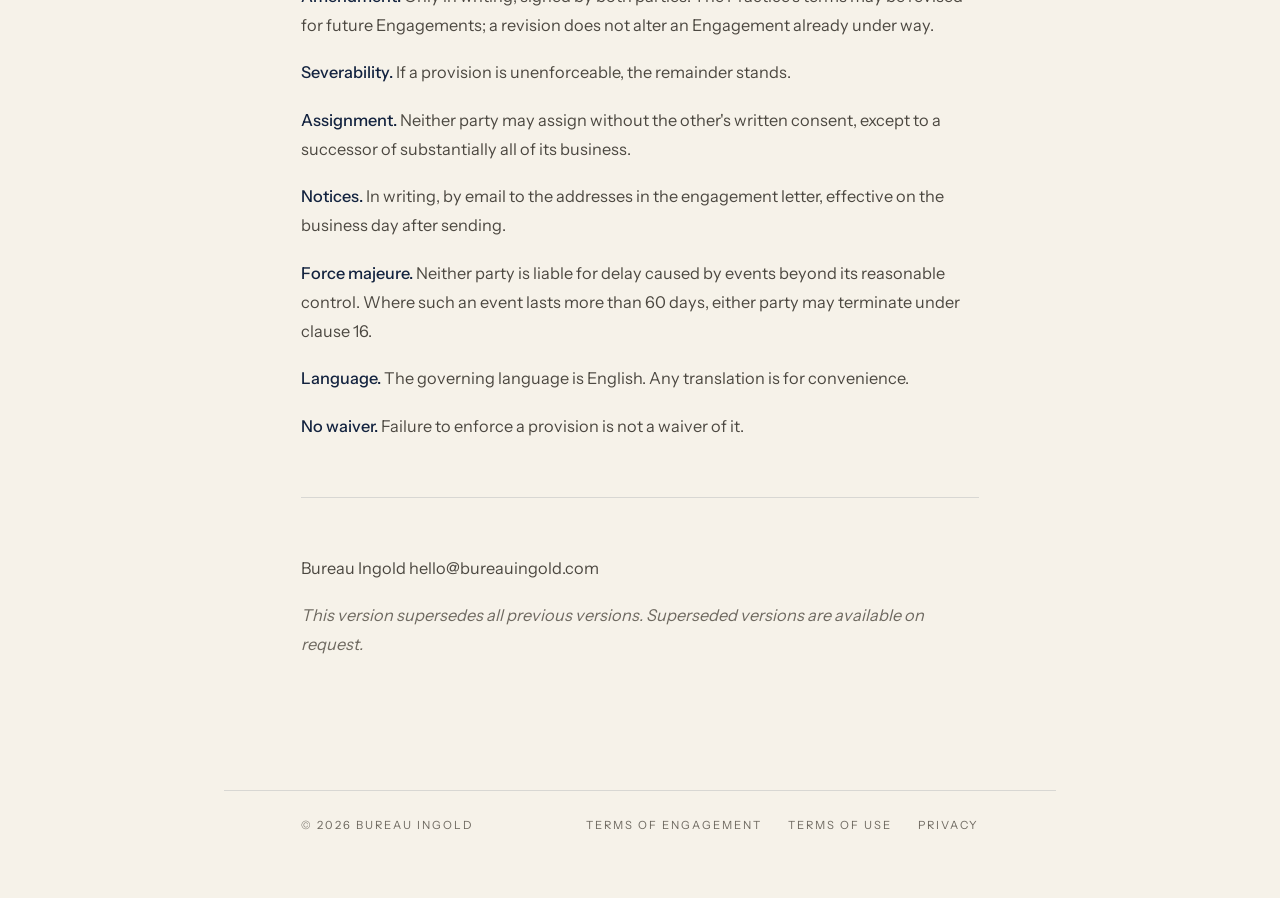
<file: terms-of-engagement.html>
<!DOCTYPE html>
<html lang="en">
<head>
<meta charset="utf-8">
<meta name="viewport" content="width=device-width, initial-scale=1">
<title>Terms of Engagement — Bureau Ingold</title>
<meta name="description" content="Terms on which Bureau Ingold accepts professional engagements.">
<link rel="canonical" href="https://bureauingold.com/terms-of-engagement.html">

<link rel="preload" href="eb-garamond-latin-400-normal.woff2" as="font" type="font/woff2" crossorigin>
<link rel="preload" href="instrument-sans-latin-400-normal.woff2" as="font" type="font/woff2" crossorigin>

<link rel="stylesheet" href="styles.css">
<style>
  /* Пути к шрифтам из подпапки */
  @font-face { font-family:"EB Garamond"; font-style:normal; font-weight:400; font-display:swap;
    src:url("eb-garamond-latin-400-normal.woff2") format("woff2"); }
  @font-face { font-family:"EB Garamond"; font-style:normal; font-weight:500; font-display:swap;
    src:url("eb-garamond-latin-500-normal.woff2") format("woff2"); }
  @font-face { font-family:"Instrument Sans"; font-style:normal; font-weight:400; font-display:swap;
    src:url("instrument-sans-latin-400-normal.woff2") format("woff2"); }
  @font-face { font-family:"Instrument Sans"; font-style:normal; font-weight:500; font-display:swap;
    src:url("instrument-sans-latin-500-normal.woff2") format("woff2"); }
</style>
</head>
<body class="doc-body">

<header class="doc-bar">
  <div class="doc-bar__inner">
    <a class="doc-bar__mark" href="index.html">Bureau Ingold</a>
    <a class="doc-bar__back" href="index.html">Back to the site</a>
  </div>
</header>

<main class="doc">
<h1>Terms of Engagement</h1>
<p><strong>Bureau Ingold</strong>
Effective 21 August 2026 · Version 1.0</p>
<p>These terms govern professional engagements between VVR ANT LLC d/b/a Bureau Ingold (the <strong>Practice</strong>), a Florida limited liability company, and the party engaging it (the <strong>Client</strong>).</p>
<p>They are published in full because the Client is entitled to read them before a conversation about money, not after. Where a signed engagement letter or statement of work refers to these terms, they form part of that agreement. Where a signed document and these terms conflict, the signed document governs.</p>
<hr />
<h2>1 · Definitions</h2>
<p><strong>Engagement</strong> — a defined piece of work described in a signed engagement letter or statement of work.</p>
<p><strong>Deliverable</strong> — a document, framework, analysis, or recommendation produced by the Practice under an Engagement.</p>
<p><strong>Client Materials</strong> — data, accounts, brand assets, and information supplied by the Client.</p>
<p><strong>Background IP</strong> — methods, models, templates, research instruments, and analytical tools owned by the Practice before an Engagement or developed outside it.</p>
<hr />
<h2>2 · How an engagement begins</h2>
<p>The Practice does not begin work on a verbal instruction, a purchase order, or an accepted proposal alone.</p>
<p>An Engagement begins when three conditions are met: a signed engagement letter or statement of work is in place; the first payment has cleared; and the access described in clause 6 has been granted.</p>
<p>Proposals are open for 30 days from issue. After that, terms are requoted.</p>
<p>Correspondence, a discovery call, or a proposal does not create a client relationship and does not oblige either party to proceed.</p>
<hr />
<h2>3 · Stages of work</h2>
<p>The Practice offers three stages. Each is self-contained. The Client may stop after any of them.</p>
<h3>3.1 · Audit</h3>
<p>A paid diagnostic. The Practice reviews current numbers — traffic, conversion, average order value, repeat purchase, acquisition cost — together with the Client's communication, its competitive set, and its position.</p>
<p>The Audit produces a written document setting out where money is being lost, what is working, and what to address in order of priority, followed by a working session.</p>
<p>Duration is two to three weeks from the start conditions in clause 2. The fee is fixed and payable in advance. The document remains the Client's whether or not the Client continues.</p>
<p>An Audit is a diagnosis. It does not include implementation of anything it recommends.</p>
<h3>3.2 · Project</h3>
<p>A defined problem with a beginning and an end. Usually positioning or growth strategy.</p>
<p>Positioning covers segment definition, the promise, differentiation, a message system across contact points, verbal and visual direction, and a document the Client's team can work from without the Practice.</p>
<p>Growth strategy covers channel architecture, funnel economics, budget allocation, decision metrics, and a plan over six to twelve months.</p>
<p>Duration is four to eight weeks. The fee is fixed: half in advance, half on delivery. Progress meetings are held weekly. The Project ends with the handover of the document and a working session with the Client's team.</p>
<h3>3.3 · Advisory</h3>
<p>Monthly work implementing and adjusting a strategy that already exists.</p>
<p>Advisory covers oversight of execution, whether by the Client's team or by contractors; a monthly review of the numbers with adjustment; consultation on decisions; and direction of the people carrying out the work.</p>
<p>The fee is a fixed monthly sum for an agreed volume of hours, payable in advance, under an agreement of three to six months with the fee reviewed at renewal.</p>
<p>Advisory follows a Project. The Practice does not accept Advisory engagements without a strategy already in place, because there is nothing to advise on: the work becomes an open queue of small requests, which is neither what the Client is paying for nor what the Practice does.</p>
<hr />
<h2>4 · What is not included</h2>
<p>The following fall outside every Engagement, at every stage:</p>
<ul>
<li>social media account management and community management;</li>
<li>content production — copywriting to volume, photography, video, editing, design execution;</li>
<li>media buying and advertising account operation;</li>
<li>website development, hosting, and maintenance;</li>
<li>reporting as a standing service;</li>
<li>public relations and media outreach;</li>
<li>staffing, recruitment, and management of the Client's employees.</li>
</ul>
<p>The Practice is responsible for decisions, not for hands. Where execution is required, the Practice will identify contractors and direct them under clause 8. Where the Practice does not do the work and does not wish to direct it, it will say so and, where it can, recommend someone who does.</p>
<p>Nothing in this clause prevents the parties agreeing additional services in writing under clause 5.</p>
<hr />
<h2>5 · Changes to scope</h2>
<p>Anything not described in the engagement letter is separate work at a separate fee.</p>
<p>A request for additional work is quoted before it is started. Neither party is obliged to accept. The existing Engagement continues on its original terms regardless of the outcome.</p>
<p>The Practice will not absorb additional work silently and then raise it at invoicing.</p>
<hr />
<h2>6 · The Client's obligations</h2>
<p>The Client shall:</p>
<ul>
<li>provide read access to analytics, advertising accounts, and sales or platform reporting relevant to the Engagement, before work begins;</li>
<li>name one person authorised to give instructions and approve deliverables;</li>
<li>respond to requests for information, approvals, and decisions within five business days;</li>
<li>ensure that Client Materials are accurate and that the Client holds the rights to supply them.</li>
</ul>
<p>The Practice relies on Client Materials as supplied and does not independently verify them. Where they are inaccurate or incomplete, the Practice is not responsible for conclusions drawn from them.</p>
<hr />
<h2>7 · Delay</h2>
<p>Where the Client does not meet a deadline for information, access, approval, or decision, the schedule extends by the period of the delay. No penalty, discount, or credit arises against the Practice.</p>
<p>Where a delay exceeds 20 business days, the Practice may treat the Engagement as suspended and invoice for work performed to that point.</p>
<hr />
<h2>8 · Contractors</h2>
<p>Where an Engagement requires execution, the Practice may identify and direct contractors.</p>
<p>Contractors are engaged and paid by the Client directly, as a separate line of budget. The Practice's fee does not include their cost, and the Practice does not mark it up, receive commission from it, or accept payment from contractors for referral.</p>
<p>The Practice is responsible for briefing and reviewing contractor work against the brief. It is not responsible for the contractor's performance, solvency, or conduct.</p>
<hr />
<h2>9 · Fees and payment</h2>
<table>
<thead>
<tr>
<th>Stage</th>
<th>Terms</th>
</tr>
</thead>
<tbody>
<tr>
<td>Audit</td>
<td>100% in advance</td>
</tr>
<tr>
<td>Project</td>
<td>50% in advance, 50% on delivery</td>
</tr>
<tr>
<td>Advisory</td>
<td>Monthly, in advance, on the first business day of the month</td>
</tr>
</tbody>
</table>
<p>Fees are quoted and payable in United States dollars. Bank charges, currency conversion, and intermediary fees are borne by the Client; the Practice must receive the invoiced amount in full.</p>
<p>Invoices are due on receipt. An invoice unpaid after 15 days accrues interest at 1.5% per month or the maximum permitted by Florida law, whichever is lower.</p>
<p>Where an invoice is unpaid after 20 days, the Practice may suspend work on notice. Suspension does not extend the term, and the schedule adjusts under clause 7.</p>
<p>Fees exclude taxes. Where withholding tax applies in the Client's jurisdiction, the invoiced amount is grossed up so that the Practice receives the sum invoiced.</p>
<p>Travel and out-of-pocket expenses are agreed in advance and invoiced at cost.</p>
<hr />
<h2>10 · Results</h2>
<p>The Practice does not guarantee a revenue figure, a growth rate, a ranking, a conversion rate, or any other commercial outcome.</p>
<p>Commercial results are determined by product, price, service, distribution, season, and competition. Marketing moves some of those variables and not others. A guaranteed number is a number someone has already priced the failure of.</p>
<p>What the Practice does guarantee: the scope and composition of the work as described in the engagement letter; the schedule, subject to clause 7; and transparency of measurement — the Client sees the same metrics, drawn the same way, as the Practice does.</p>
<p>Where the parties wish to link fee to outcome, it is done by written variation and requires agreed metrics, an agreed source of measurement, and an agreed period. The Practice does not accept commission-only or contingent-only arrangements.</p>
<hr />
<h2>11 · Confidentiality</h2>
<p>Each party shall keep the other's confidential information in confidence, use it only for the Engagement, and disclose it only to those who need it and are bound to equivalent terms.</p>
<p>Confidential information excludes information that is public through no breach of these terms, was already lawfully held, is independently developed, or must be disclosed by law — in which case the disclosing party gives notice where it lawfully can.</p>
<p>These obligations survive termination by three years, and indefinitely for anything that constitutes a trade secret.</p>
<hr />
<h2>12 · Intellectual property</h2>
<p>Background IP remains the property of the Practice. Nothing in an Engagement transfers it.</p>
<p>On payment in full for the relevant Engagement, the Client receives a perpetual, worldwide, non-exclusive licence to use the Deliverables for its own business purposes, including the right to have them implemented by its own staff and contractors.</p>
<p>Before payment in full, the Client holds no licence to use the Deliverables.</p>
<p>The Client may not resell the Deliverables, license them to third parties, or present the Practice's methods and frameworks as its own product.</p>
<p>Client Materials remain the property of the Client. The Practice's licence to use them ends with the Engagement, subject to clause 13.</p>
<hr />
<h2>13 · Right to publish</h2>
<p>The Practice may describe the work performed and the results measured.</p>
<p>The form is agreed at the start of the Engagement and recorded in the engagement letter as one of the following:</p>
<ol>
<li><strong>Named</strong> — the Client is identified.</li>
<li><strong>Descriptive</strong> — the Client is described by category, size, and market without being named.</li>
<li><strong>Withheld</strong> — no publication.</li>
</ol>
<p>Where the parties do not record a choice, option 2 applies.</p>
<p>Publication follows measurement. The Practice does not publish a case on the basis that work has begun.</p>
<p>Confidential information under clause 11 is not published under this clause in any form. Where option 1 or 2 applies, the Client is shown the text before it is published and may correct factual error. Approval is not withheld on grounds of preference.</p>
<p>A testimonial is separate from this clause. It is requested once, is given or not given, and creates no obligation either way.</p>
<hr />
<h2>14 · Data protection</h2>
<p>Where the Practice processes personal data on the Client's instruction — for example, customer data inside an analytics account — the Practice acts as processor and the Client as controller. The Practice processes such data only for the Engagement, applies appropriate technical and organisational measures, and returns or deletes it on termination.</p>
<p>Where the Client is established in the European Union or the United Kingdom, or its data subjects are, the parties shall enter the data processing terms required by applicable law before such processing begins, including a transfer mechanism for data leaving that territory.</p>
<p>The Practice's handling of personal data collected through its own website is described in its Privacy Notice.</p>
<hr />
<h2>15 · Liability</h2>
<p><strong>15.1 · The limit</strong></p>
<p>THE PRACTICE'S TOTAL LIABILITY TO THE CLIENT FOR ALL CLAIMS ARISING OUT OF OR RELATING TO AN ENGAGEMENT IS LIMITED TO THE FEES PAID BY THE CLIENT FOR THAT ENGAGEMENT.</p>
<p>THIS LIMIT APPLIES TO CLAIMS OF EVERY KIND, WHETHER BROUGHT IN CONTRACT, IN NEGLIGENCE, IN ANY OTHER TORT, OR UNDER STATUTE, AND INCLUDING CLAIMS ARISING FROM THE PRACTICE'S OWN NEGLIGENCE.</p>
<p>THE CLIENT ACKNOWLEDGES THAT IT HAS READ THIS CLAUSE, THAT IT UNDERSTANDS WHAT IT IS GIVING UP, THAT IT HAS HAD THE OPPORTUNITY TO TAKE LEGAL ADVICE ON IT, AND THAT THE FEES HAVE BEEN SET ON THE BASIS OF THIS LIMIT AND WOULD BE HIGHER WITHOUT IT.</p>
<p><strong>15.2 · What the limit does not cover</strong></p>
<p>Nothing in clause 15 limits or excludes liability for fraud, for wilful misconduct, or for anything that cannot be limited or excluded under applicable law.</p>
<p><strong>15.3 · Indirect loss</strong></p>
<p>Neither party is liable to the other for loss of profit, loss of revenue, loss of anticipated savings, loss of data, loss of goodwill, or any indirect or consequential loss, however arising.</p>
<p><strong>15.4 · Who is protected</strong></p>
<p>The limit in clause 15.1 applies for the benefit of the Practice and of its members, employees, agents, and contractors, each of whom may enforce it as a third-party beneficiary.</p>
<p>The Client shall bring any claim arising out of or relating to an Engagement against the Practice alone, and not against any individual member, employee, agent, or contractor of the Practice. This does not limit the Client's remedies against the Practice.</p>
<p>Individuals performing work under an Engagement are not parties to the engagement letter and are named in it, if at all, for identification only.</p>
<p><strong>15.5 · What the Practice is responsible for</strong></p>
<p>The Practice provides analysis, recommendation, and direction. Decisions on whether and how to act on them, and responsibility for the consequences of those decisions, rest with the Client.</p>
<p><strong>15.6 · Indemnity</strong></p>
<p>The Client shall indemnify the Practice against third-party claims arising from Client Materials, from the Client's products and the claims the Client makes about them, and from the Client's implementation of any recommendation.</p>
<p><strong>15.7 · Time limit</strong></p>
<p>Any claim must be brought within twelve months of the date on which the party bringing it first became aware, or ought reasonably to have become aware, of the circumstances giving rise to it.</p>
<hr />
<h2>16 · Term and termination</h2>
<p>Either party may terminate an Engagement on 30 days' written notice.</p>
<p>Either party may terminate immediately where the other commits a material breach that is not remedied within 15 days of notice, or becomes insolvent.</p>
<p>On termination: fees paid are not refunded; work not performed is not invoiced; work performed and not yet invoiced becomes payable within 15 days. Deliverables completed and paid for remain licensed to the Client under clause 12. Deliverables in progress are not transferred.</p>
<p>Clauses 11, 12, 13, 15, 16, and 18 survive termination.</p>
<hr />
<h2>17 · Independence and non-exclusivity</h2>
<p>The Practice is an independent contractor. Nothing creates employment, partnership, agency, or joint venture. Neither party may bind the other.</p>
<p>The Practice works with a limited number of clients at a time and may decline work on grounds of conflict. It does not accept exclusivity across a category except by separate written agreement and for separate consideration.</p>
<p>Neither party shall solicit the other's employees or contractors engaged on the Engagement, during it and for twelve months after, other than through general public advertising.</p>
<hr />
<h2>18 · Governing law and disputes</h2>
<p>These terms and every Engagement are governed by the laws of the State of Florida, without regard to conflict-of-law rules. The United Nations Convention on Contracts for the International Sale of Goods does not apply.</p>
<p>Before commencing proceedings, the parties shall attempt to resolve the dispute in good faith, in writing, within 30 days, at the level of the person authorised to settle it.</p>
<p>Any dispute not resolved under the paragraph above shall be finally settled by binding arbitration administered by the American Arbitration Association under its Commercial Arbitration Rules, before one arbitrator, seated in Fort Lauderdale, Florida, conducted in English. Judgment on the award may be entered in any court of competent jurisdiction.</p>
<p>This clause does not apply to a claim for unpaid fees of USD 10,000 or less, which either party may bring in the small claims division of the county court in Broward County, Florida. Either party may also seek injunctive relief in court to protect confidential information or intellectual property.</p>
<p>Where the Client is a business established in the European Union or the United Kingdom, nothing in this clause displaces mandatory provisions of the law of the Client's jurisdiction that apply irrespective of choice of law.</p>
<hr />
<h2>19 · General</h2>
<p><strong>Entire agreement.</strong> The engagement letter and these terms are the whole agreement and replace prior discussions, proposals, and representations.</p>
<p><strong>Amendment.</strong> Only in writing, signed by both parties. The Practice's terms may be revised for future Engagements; a revision does not alter an Engagement already under way.</p>
<p><strong>Severability.</strong> If a provision is unenforceable, the remainder stands.</p>
<p><strong>Assignment.</strong> Neither party may assign without the other's written consent, except to a successor of substantially all of its business.</p>
<p><strong>Notices.</strong> In writing, by email to the addresses in the engagement letter, effective on the business day after sending.</p>
<p><strong>Force majeure.</strong> Neither party is liable for delay caused by events beyond its reasonable control. Where such an event lasts more than 60 days, either party may terminate under clause 16.</p>
<p><strong>Language.</strong> The governing language is English. Any translation is for convenience.</p>
<p><strong>No waiver.</strong> Failure to enforce a provision is not a waiver of it.</p>
<hr />
<p>Bureau Ingold
hello@bureauingold.com</p>
<p><em>This version supersedes all previous versions. Superseded versions are available on request.</em></p>
</main>

<footer class="doc-foot">
  <p>© 2026 Bureau Ingold</p>
  <p class="doc-foot__links">
    <a href="terms-of-engagement.html">Terms of Engagement</a>
    <a href="terms-of-use.html">Terms of Use</a>
    <a href="privacy-notice.html">Privacy</a>
  </p>
</footer>

<script type="module" src="https://static.cloudflareinsights.com/beacon.min.js"
        data-cf-beacon='{"token": "5774135a7c794be792e5af65b4980a54"}'></script>
</body>
</html>
</file>
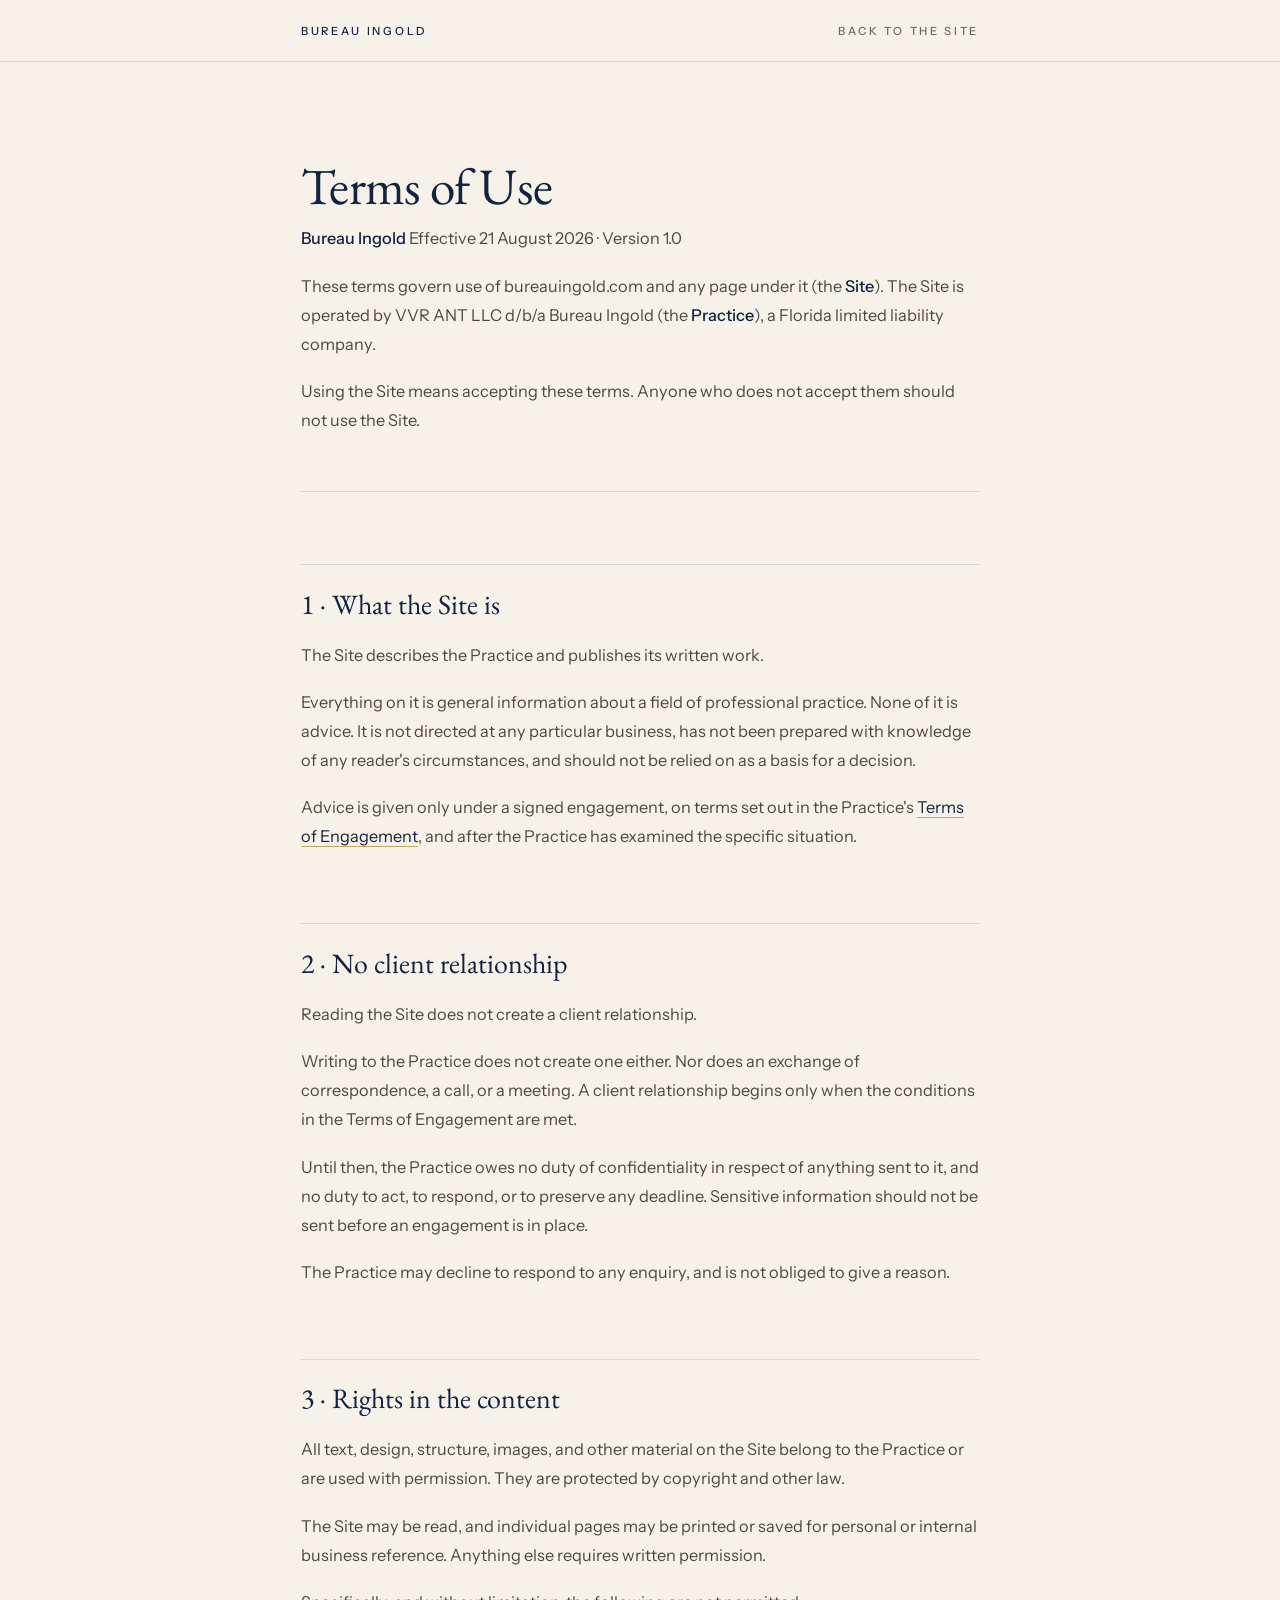
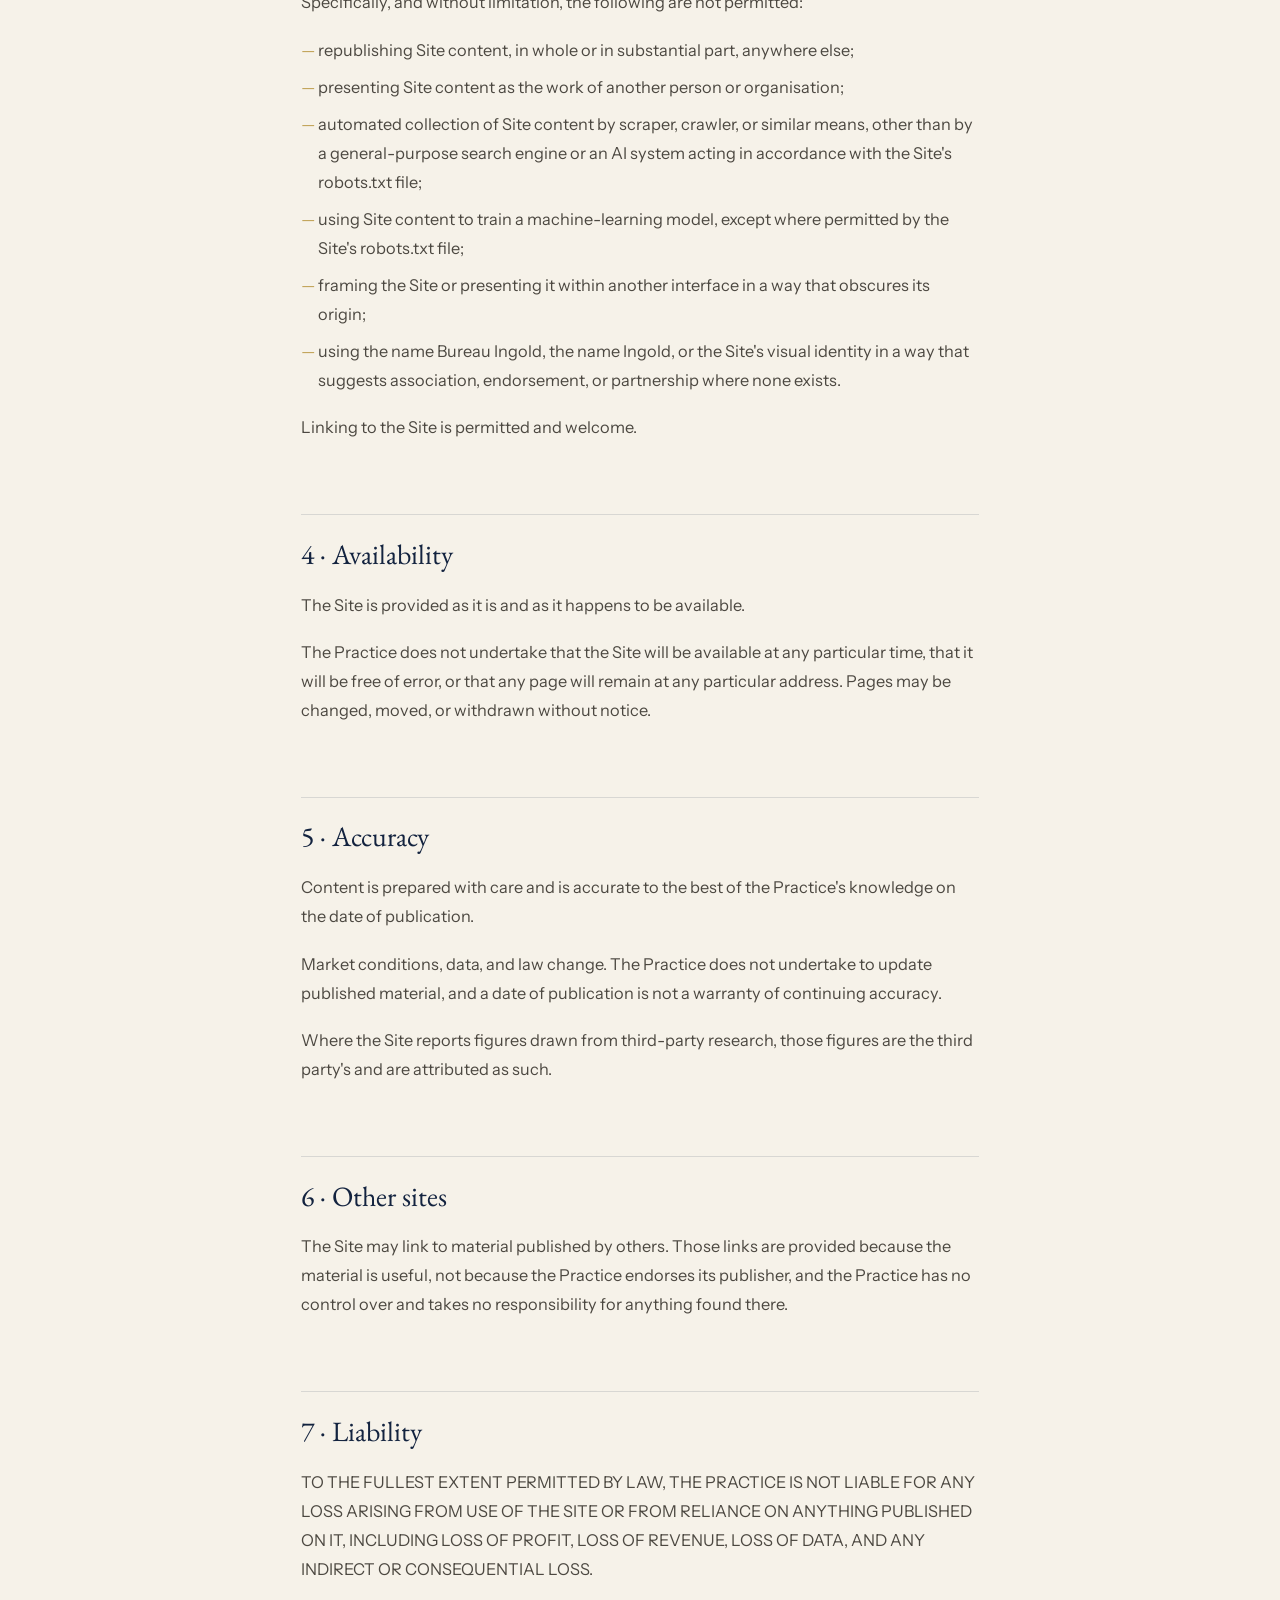
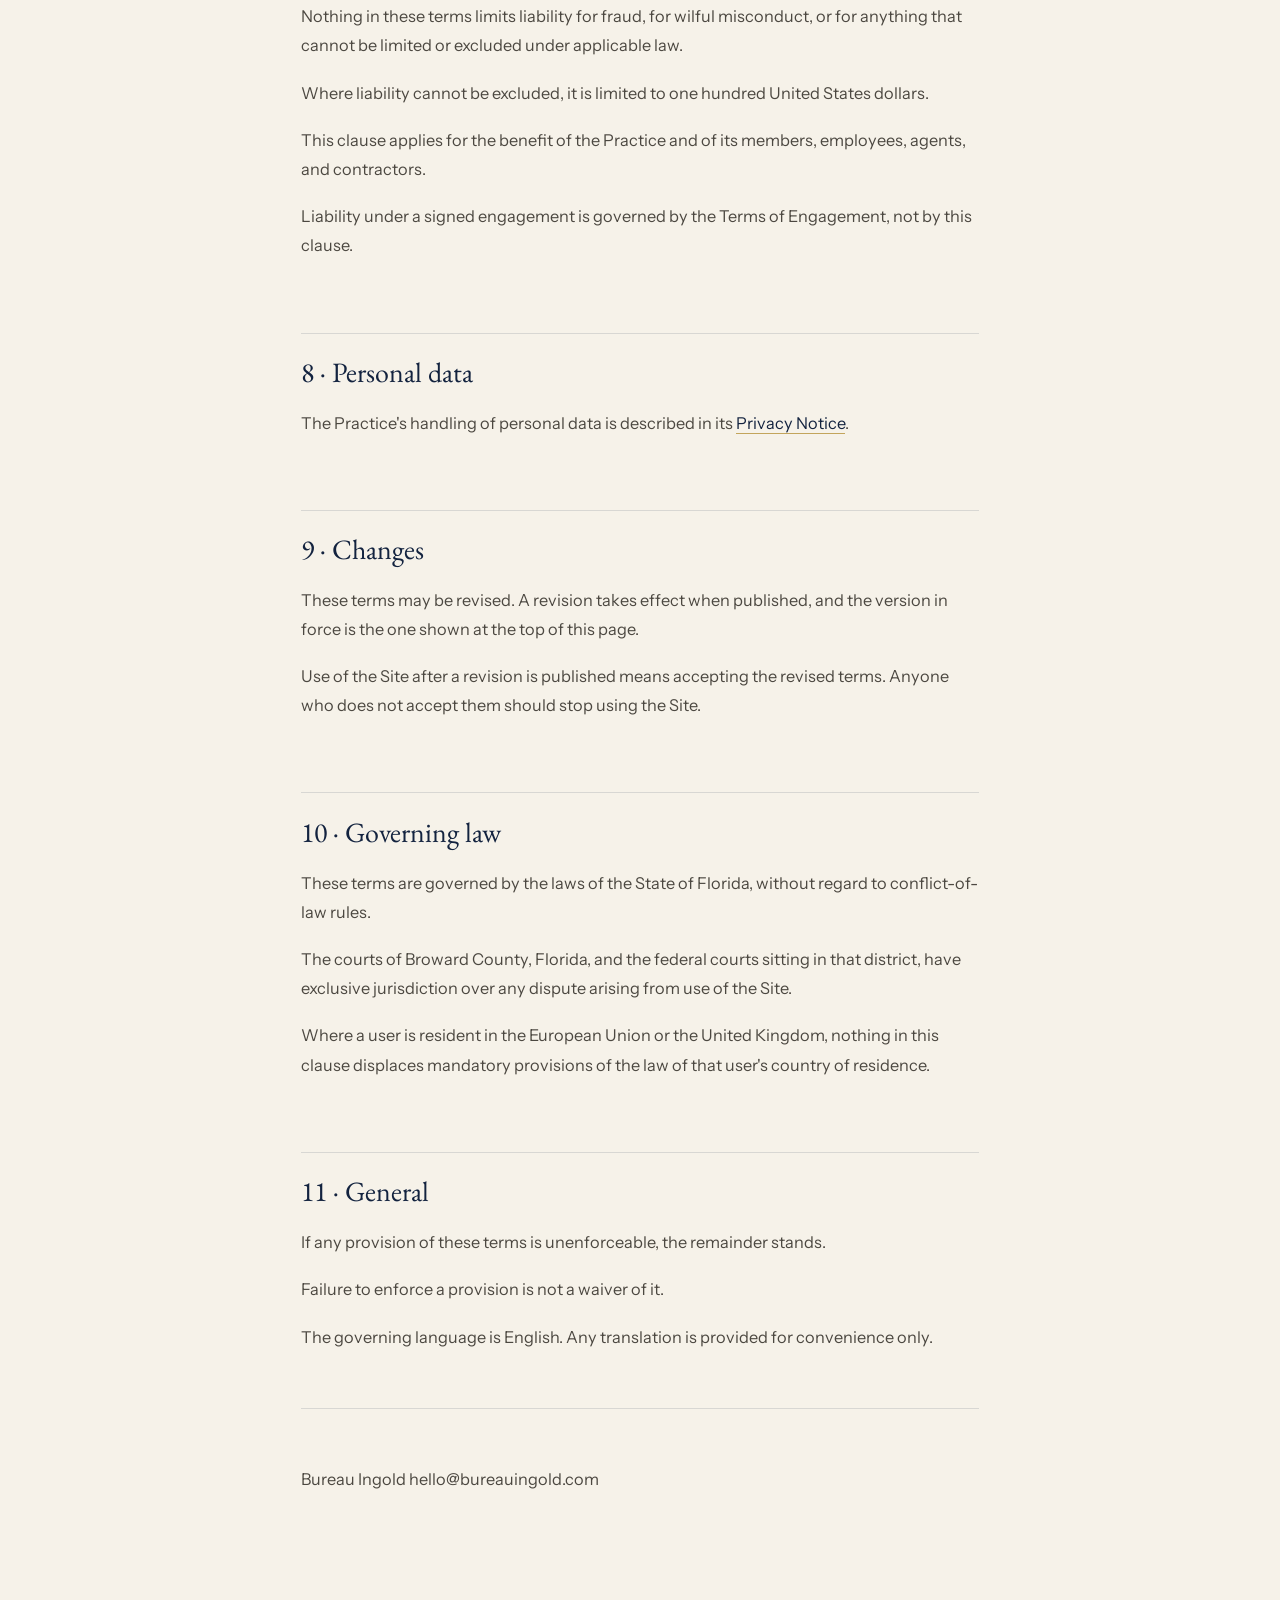
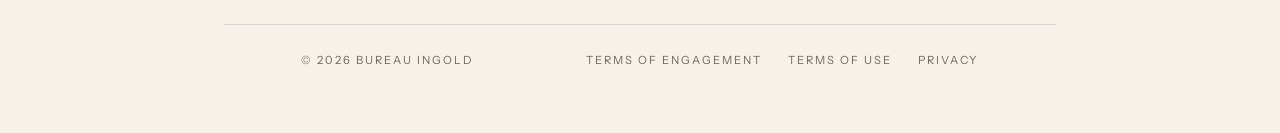
<file: terms-of-use.html>
<!DOCTYPE html>
<html lang="en">
<head>
<meta charset="utf-8">
<meta name="viewport" content="width=device-width, initial-scale=1">
<title>Terms of Use — Bureau Ingold</title>
<meta name="description" content="Terms governing use of the Bureau Ingold website.">
<link rel="canonical" href="https://bureauingold.com/terms-of-use.html">

<link rel="preload" href="eb-garamond-latin-400-normal.woff2" as="font" type="font/woff2" crossorigin>
<link rel="preload" href="instrument-sans-latin-400-normal.woff2" as="font" type="font/woff2" crossorigin>

<link rel="stylesheet" href="styles.css">
<style>
  /* Пути к шрифтам из подпапки */
  @font-face { font-family:"EB Garamond"; font-style:normal; font-weight:400; font-display:swap;
    src:url("eb-garamond-latin-400-normal.woff2") format("woff2"); }
  @font-face { font-family:"EB Garamond"; font-style:normal; font-weight:500; font-display:swap;
    src:url("eb-garamond-latin-500-normal.woff2") format("woff2"); }
  @font-face { font-family:"Instrument Sans"; font-style:normal; font-weight:400; font-display:swap;
    src:url("instrument-sans-latin-400-normal.woff2") format("woff2"); }
  @font-face { font-family:"Instrument Sans"; font-style:normal; font-weight:500; font-display:swap;
    src:url("instrument-sans-latin-500-normal.woff2") format("woff2"); }
</style>
</head>
<body class="doc-body">

<header class="doc-bar">
  <div class="doc-bar__inner">
    <a class="doc-bar__mark" href="index.html">Bureau Ingold</a>
    <a class="doc-bar__back" href="index.html">Back to the site</a>
  </div>
</header>

<main class="doc">
<h1>Terms of Use</h1>
<p><strong>Bureau Ingold</strong>
Effective 21 August 2026 · Version 1.0</p>
<p>These terms govern use of bureauingold.com and any page under it (the <strong>Site</strong>). The Site is operated by VVR ANT LLC d/b/a Bureau Ingold (the <strong>Practice</strong>), a Florida limited liability company.</p>
<p>Using the Site means accepting these terms. Anyone who does not accept them should not use the Site.</p>
<hr />
<h2>1 · What the Site is</h2>
<p>The Site describes the Practice and publishes its written work.</p>
<p>Everything on it is general information about a field of professional practice. None of it is advice. It is not directed at any particular business, has not been prepared with knowledge of any reader's circumstances, and should not be relied on as a basis for a decision.</p>
<p>Advice is given only under a signed engagement, on terms set out in the Practice's <a href="terms-of-engagement.html">Terms of Engagement</a>, and after the Practice has examined the specific situation.</p>
<h2>2 · No client relationship</h2>
<p>Reading the Site does not create a client relationship.</p>
<p>Writing to the Practice does not create one either. Nor does an exchange of correspondence, a call, or a meeting. A client relationship begins only when the conditions in the Terms of Engagement are met.</p>
<p>Until then, the Practice owes no duty of confidentiality in respect of anything sent to it, and no duty to act, to respond, or to preserve any deadline. Sensitive information should not be sent before an engagement is in place.</p>
<p>The Practice may decline to respond to any enquiry, and is not obliged to give a reason.</p>
<h2>3 · Rights in the content</h2>
<p>All text, design, structure, images, and other material on the Site belong to the Practice or are used with permission. They are protected by copyright and other law.</p>
<p>The Site may be read, and individual pages may be printed or saved for personal or internal business reference. Anything else requires written permission.</p>
<p>Specifically, and without limitation, the following are not permitted:</p>
<ul>
<li>republishing Site content, in whole or in substantial part, anywhere else;</li>
<li>presenting Site content as the work of another person or organisation;</li>
<li>automated collection of Site content by scraper, crawler, or similar means, other than by a general-purpose search engine or an AI system acting in accordance with the Site's robots.txt file;</li>
<li>using Site content to train a machine-learning model, except where permitted by the Site's robots.txt file;</li>
<li>framing the Site or presenting it within another interface in a way that obscures its origin;</li>
<li>using the name Bureau Ingold, the name Ingold, or the Site's visual identity in a way that suggests association, endorsement, or partnership where none exists.</li>
</ul>
<p>Linking to the Site is permitted and welcome.</p>
<h2>4 · Availability</h2>
<p>The Site is provided as it is and as it happens to be available.</p>
<p>The Practice does not undertake that the Site will be available at any particular time, that it will be free of error, or that any page will remain at any particular address. Pages may be changed, moved, or withdrawn without notice.</p>
<h2>5 · Accuracy</h2>
<p>Content is prepared with care and is accurate to the best of the Practice's knowledge on the date of publication.</p>
<p>Market conditions, data, and law change. The Practice does not undertake to update published material, and a date of publication is not a warranty of continuing accuracy.</p>
<p>Where the Site reports figures drawn from third-party research, those figures are the third party's and are attributed as such.</p>
<h2>6 · Other sites</h2>
<p>The Site may link to material published by others. Those links are provided because the material is useful, not because the Practice endorses its publisher, and the Practice has no control over and takes no responsibility for anything found there.</p>
<h2>7 · Liability</h2>
<p>TO THE FULLEST EXTENT PERMITTED BY LAW, THE PRACTICE IS NOT LIABLE FOR ANY LOSS ARISING FROM USE OF THE SITE OR FROM RELIANCE ON ANYTHING PUBLISHED ON IT, INCLUDING LOSS OF PROFIT, LOSS OF REVENUE, LOSS OF DATA, AND ANY INDIRECT OR CONSEQUENTIAL LOSS.</p>
<p>Nothing in these terms limits liability for fraud, for wilful misconduct, or for anything that cannot be limited or excluded under applicable law.</p>
<p>Where liability cannot be excluded, it is limited to one hundred United States dollars.</p>
<p>This clause applies for the benefit of the Practice and of its members, employees, agents, and contractors.</p>
<p>Liability under a signed engagement is governed by the Terms of Engagement, not by this clause.</p>
<h2>8 · Personal data</h2>
<p>The Practice's handling of personal data is described in its <a href="privacy-notice.html">Privacy Notice</a>.</p>
<h2>9 · Changes</h2>
<p>These terms may be revised. A revision takes effect when published, and the version in force is the one shown at the top of this page.</p>
<p>Use of the Site after a revision is published means accepting the revised terms. Anyone who does not accept them should stop using the Site.</p>
<h2>10 · Governing law</h2>
<p>These terms are governed by the laws of the State of Florida, without regard to conflict-of-law rules.</p>
<p>The courts of Broward County, Florida, and the federal courts sitting in that district, have exclusive jurisdiction over any dispute arising from use of the Site.</p>
<p>Where a user is resident in the European Union or the United Kingdom, nothing in this clause displaces mandatory provisions of the law of that user's country of residence.</p>
<h2>11 · General</h2>
<p>If any provision of these terms is unenforceable, the remainder stands.</p>
<p>Failure to enforce a provision is not a waiver of it.</p>
<p>The governing language is English. Any translation is provided for convenience only.</p>
<hr />
<p>Bureau Ingold
hello@bureauingold.com</p>
</main>

<footer class="doc-foot">
  <p>© 2026 Bureau Ingold</p>
  <p class="doc-foot__links">
    <a href="terms-of-engagement.html">Terms of Engagement</a>
    <a href="terms-of-use.html">Terms of Use</a>
    <a href="privacy-notice.html">Privacy</a>
  </p>
</footer>

<script type="module" src="https://static.cloudflareinsights.com/beacon.min.js"
        data-cf-beacon='{"token": "5774135a7c794be792e5af65b4980a54"}'></script>
</body>
</html>
</file>
<file: styles.css>
/* ════════════════════════════════════════════════════════════════
   BUREAU INGOLD
   ────────────────────────────────────────────────────────────────
   Шрифты лежат в /fonts и грузятся со своего домена. Ничего
   постороннего страница не запрашивает.
   Всё настраиваемое собрано в :root. Меняешь там — меняется везде.
   ════════════════════════════════════════════════════════════════ */

@font-face {
  font-family: "EB Garamond";
  font-style: normal;
  font-weight: 400;
  font-display: swap;
  src: url("eb-garamond-latin-400-normal.woff2") format("woff2");
}

@font-face {
  font-family: "EB Garamond";
  font-style: normal;
  font-weight: 500;
  font-display: swap;
  src: url("eb-garamond-latin-500-normal.woff2") format("woff2");
}

@font-face {
  font-family: "Instrument Sans";
  font-style: normal;
  font-weight: 400;
  font-display: swap;
  src: url("instrument-sans-latin-400-normal.woff2") format("woff2");
}

@font-face {
  font-family: "Instrument Sans";
  font-style: normal;
  font-weight: 500;
  font-display: swap;
  src: url("instrument-sans-latin-500-normal.woff2") format("woff2");
}

:root {
  /* Палитра */
  --navy:       #13233F;   /* доминанта, тёмные экраны              */
  --ivory:      #F6F2E9;   /* воздух, светлые экраны                */
  --champagne:  #C3A55C;   /* акцент — только линиями               */
  --ink:        #4C4841;   /* тёплый серый: основной текст          */
  --ink-soft:   #6E6960;   /* второстепенный текст на светлом       */
  --on-navy:    #EFEADF;   /* текст на тёмном                       */
  --on-navy-soft: rgba(239, 234, 223, .62);
  --hair:       rgba(19, 35, 63, .13);   /* тонкая линия на светлом */
  --hair-dark:  rgba(239, 234, 223, .16);/* тонкая линия на тёмном  */

  /* Типографика */
  --serif: "EB Garamond", Georgia, "Times New Roman", serif;
  --sans:  "Instrument Sans", -apple-system, "Segoe UI", Helvetica, Arial, sans-serif;

  --t-display:    clamp(2.7rem, 6.4vw, 5.6rem);   /* крупная серифная строка */
  --t-display-sm: clamp(2rem, 3.9vw, 3.2rem);     /* заголовки разделов      */
  --t-body:       clamp(1.02rem, 1.05vw, 1.14rem);
  --t-eyebrow:    .705rem;

  /* Ритм */
  --air:    clamp(4.5rem, 8vw, 7rem);  /* вертикальный воздух экрана */
  --gutter: clamp(1.6rem, 6vw, 5.5rem);
  --measure: 34rem;                        /* ширина текстовой колонки   */
  --ease: cubic-bezier(.22, .61, .24, 1);
}

/* ── База ───────────────────────────────────────────────────────── */

*, *::before, *::after { box-sizing: border-box; }

html {
  scroll-behavior: smooth;
  -webkit-text-size-adjust: 100%;
}

body {
  margin: 0;
  background: var(--ivory);
  color: var(--ink);
  font-family: var(--sans);
  font-size: var(--t-body);
  line-height: 1.62;
  font-weight: 400;
  -webkit-font-smoothing: antialiased;
  text-rendering: optimizeLegibility;
}

h1, h2, h3, p, ul, dl, dd { margin: 0; }
ul { padding: 0; list-style: none; }

a { color: inherit; }

:focus-visible {
  outline: 1px solid var(--champagne);
  outline-offset: 4px;
}

/* ── Типографические роли ───────────────────────────────────────── */

/* Надзаголовок: маленький, разряжённый, всегда над крупной строкой */
.eyebrow {
  font-size: var(--t-eyebrow);
  font-weight: 500;
  letter-spacing: .24em;
  text-transform: uppercase;
  color: var(--ink-soft);
  margin-bottom: clamp(1.4rem, 2.4vw, 2rem);
}

/* Крупная серифная строка */
.display {
  font-family: var(--serif);
  font-weight: 400;
  font-size: var(--t-display);
  line-height: 1.07;
  letter-spacing: -.012em;
  color: var(--navy);
  text-wrap: balance;
}

.display--sm {
  font-size: var(--t-display-sm);
  line-height: 1.14;
}

.lede {
  max-width: var(--measure);
  color: var(--ink-soft);
}

.note {
  font-size: .875rem;
  letter-spacing: .01em;
  color: var(--ink-soft);
}

.prose p { max-width: var(--measure); }
.prose p + p { margin-top: 1.5rem; }

/* ── Экран ──────────────────────────────────────────────────────── */

.wrap {
  width: 100%;
  max-width: 74rem;
  margin-inline: auto;
  padding-inline: var(--gutter);
}

.screen {
  padding-block: var(--air);
}

.screen--dark {
  background: var(--navy);
  color: var(--on-navy-soft);
}

.screen--dark .eyebrow { color: var(--on-navy-soft); }
.screen--dark .display { color: var(--on-navy); }

/* Work: тише остальных, работает почти как ещё один разделитель */
.screen--quiet {
  text-align: center;
  padding-block: clamp(4rem, 7vw, 6rem);
}

.screen--quiet .eyebrow { margin-bottom: 1.8rem; }

/* ── Верхняя строка ─────────────────────────────────────────────── */

.bar {
  position: fixed;
  inset: 0 0 auto 0;
  z-index: 10;
  transition: background-color .5s var(--ease), border-color .5s var(--ease);
  border-bottom: 1px solid transparent;
}

.bar__inner {
  max-width: 74rem;
  margin-inline: auto;
  padding: 1.35rem var(--gutter);
  display: flex;
  align-items: center;
  justify-content: space-between;
  gap: 2rem;
}

.bar__mark,
.bar__nav a {
  font-size: var(--t-eyebrow);
  font-weight: 500;
  letter-spacing: .24em;
  text-transform: uppercase;
  text-decoration: none;
  color: var(--on-navy);
  transition: color .5s var(--ease), opacity .3s var(--ease);
}

.bar__nav {
  display: flex;
  gap: clamp(1.4rem, 2.6vw, 2.6rem);
}

.bar__nav a { color: var(--on-navy-soft); }
.bar__nav a:hover { color: var(--on-navy); }

/* Состояние после ухода с тёмного первого экрана */
.bar.is-light {
  background: rgba(246, 242, 233, .92);
  backdrop-filter: blur(8px);
  border-bottom-color: var(--hair);
}

.bar.is-light .bar__mark { color: var(--navy); }
.bar.is-light .bar__nav a { color: var(--ink-soft); }
.bar.is-light .bar__nav a:hover { color: var(--navy); }

/* ── 01 · Home ──────────────────────────────────────────────────── */

.hero {
  min-height: 100svh;
  display: flex;
  flex-direction: column;
  justify-content: center;
  position: relative;
  padding-block: clamp(9rem, 18vh, 13rem);
}

.hero__mark {
  margin-bottom: clamp(1.8rem, 3.5vw, 2.8rem);
  color: var(--champagne);
}

.hero__line {
  max-width: 15ch;
}

.hero__sub {
  margin-top: clamp(1.4rem, 2.5vw, 2rem);
  color: var(--on-navy-soft);
}

.hero__foot {
  position: absolute;
  left: 0; right: 0;
  bottom: clamp(2.2rem, 5vh, 3.4rem);
  padding-inline: var(--gutter);
  max-width: 74rem;
  margin-inline: auto;
  font-size: var(--t-eyebrow);
  letter-spacing: .24em;
  text-transform: uppercase;
  color: var(--on-navy-soft);
}

/* ── Цитата-разделитель ─────────────────────────────────────────
   Подпись макета: серифная строка по центру, с двух сторон —
   тонкая шампанская линия, которая обрывается у текста.        */

.divider {
  display: grid;
  grid-template-columns: 1fr auto 1fr;
  align-items: center;
  gap: clamp(1.2rem, 4vw, 3.2rem);
  padding: clamp(3rem, 5vw, 4.5rem) var(--gutter);
  max-width: 74rem;
  margin-inline: auto;
}

.divider::before,
.divider::after {
  content: "";
  height: 1px;
  background: var(--champagne);
  opacity: .55;
}

.divider__text {
  font-family: var(--serif);
  font-size: clamp(1.15rem, 1.9vw, 1.6rem);
  line-height: 1.4;
  color: var(--navy);
  text-align: center;
  text-wrap: balance;
  max-width: 30ch;
}

/* ── 02 · Approach ──────────────────────────────────────────────── */

.principles {
  margin-top: clamp(2.4rem, 4.5vw, 3.5rem);
  display: grid;
  gap: 0;
}

.principle {
  padding-block: clamp(1.6rem, 2.6vw, 2.2rem);
  border-top: 1px solid var(--hair);
  display: grid;
  gap: .7rem clamp(2rem, 6vw, 5rem);
}

.principle:last-child { border-bottom: 1px solid var(--hair); }

.principle__name {
  font-family: var(--serif);
  font-size: clamp(1.35rem, 2.1vw, 1.75rem);
  font-weight: 400;
  line-height: 1.2;
  color: var(--navy);
}

.principle__body {
  color: var(--ink-soft);
  max-width: var(--measure);
}

/* ── 03 · Services ──────────────────────────────────────────────── */

.services {
  margin-top: clamp(2.4rem, 4.5vw, 3.5rem);
  display: grid;
  gap: clamp(2rem, 3.5vw, 3rem) clamp(2.5rem, 7vw, 6rem);
}

.service__name {
  font-family: var(--serif);
  font-size: clamp(1.35rem, 2.1vw, 1.75rem);
  font-weight: 400;
  line-height: 1.2;
  color: var(--navy);
  padding-bottom: .9rem;
  margin-bottom: 1.1rem;
  border-bottom: 1px solid var(--hair);
}

.service__body {
  color: var(--ink-soft);
  max-width: 30rem;
}

.services + .note {
  display: block;
  margin-top: clamp(2.2rem, 4vw, 3.2rem);
}

/* ── 04 · Work ──────────────────────────────────────────────────── */

.work__line { max-width: 20ch; margin-inline: auto; }

.note--center {
  margin-top: 1.8rem;
  margin-inline: auto;
  max-width: 34ch;
}

/* ── Отказ · «Not in the practice» ──────────────────────────────
   Единственный блок на светлом экране с рамкой. Отказ подан как
   утверждение, поэтому он отделён, а не спрятан внизу мелким.   */

.decline {
  margin-top: clamp(2.2rem, 4vw, 3.2rem);
  padding-top: clamp(1.5rem, 2.4vw, 2rem);
  border-top: 1px solid var(--champagne);
  display: grid;
  gap: .9rem clamp(2rem, 6vw, 5rem);
}

.decline__lead {
  font-size: var(--t-eyebrow);
  font-weight: 500;
  letter-spacing: .24em;
  text-transform: uppercase;
  color: var(--ink-soft);
  margin: 0;
}

.decline__body {
  margin: 0;
  color: var(--ink-soft);
  max-width: var(--measure);
}

/* ── Люди ───────────────────────────────────────────────────────
   Портрет в рамке слева, имя и роль справа. До появления
   фотографий в рамке стоит монограмма — не заглушка, а приём:
   монограмма уместна там, где герб не уместен.                 */

.people {
  margin-top: clamp(2.4rem, 4.5vw, 3.5rem);
  display: grid;
  gap: clamp(2rem, 4vw, 3rem);
}

.person {
  display: grid;
  grid-template-columns: clamp(7rem, 16vw, 10.5rem) minmax(0, 1fr);
  gap: clamp(1.4rem, 3vw, 2.2rem);
  align-items: start;
}

.person__frame {
  aspect-ratio: 4 / 5;
  background: rgba(19, 35, 63, .05);
  border: 1px solid var(--hair);
  display: grid;
  place-items: center;
  overflow: hidden;
}

.person__mark {
  font-family: var(--serif);
  font-size: clamp(1.1rem, 2vw, 1.4rem);
  letter-spacing: .1em;
  color: var(--champagne);
}

.person__photo {
  width: 100%;
  height: 100%;
  object-fit: cover;
  display: block;
}

.person__name {
  font-family: var(--serif);
  font-size: clamp(1.25rem, 2vw, 1.6rem);
  font-weight: 400;
  line-height: 1.2;
  color: var(--navy);
  margin: 0;
}

.person__role {
  margin: .3rem 0 0;
  font-size: var(--t-eyebrow);
  font-weight: 500;
  letter-spacing: .24em;
  text-transform: uppercase;
  color: var(--ink-soft);
}

.person__body {
  margin: .9rem 0 0;
  color: var(--ink-soft);
  max-width: 28rem;
}

/* ── Отзывы ─────────────────────────────────────────────────────
   Ни звёзд, ни счётчиков, ни аватаров, ни карусели. Доверие здесь
   держится на конкретике подписи, а не на оформлении.           */

.voice {
  margin: 0;
  padding-block: clamp(2.8rem, 6vw, 4.5rem);
  border-top: 1px solid var(--hair);
  display: grid;
  gap: clamp(1.6rem, 3vw, 2.4rem) clamp(2rem, 6vw, 5rem);
}

.voices .voice:last-child { border-bottom: 1px solid var(--hair); }

.voice__quote {
  margin: 0;
  font-family: var(--serif);
  font-size: clamp(1.3rem, 2.3vw, 1.85rem);
  line-height: 1.38;
  color: var(--navy);
  max-width: 38rem;
  text-wrap: pretty;
}

/* Кавычка выносится в поле — строка остаётся выровненной */
.voice__quote::before {
  content: "\201C";
  position: absolute;
  transform: translate(-.62em, -.06em);
  color: var(--champagne);
}

.voice__by {
  display: grid;
  gap: .3rem;
  align-content: start;
}

.voice__name {
  font-size: .875rem;
  font-weight: 500;
  color: var(--navy);
  letter-spacing: .01em;
}

.voice__role {
  font-size: .8125rem;
  line-height: 1.55;
  color: var(--ink-soft);
}


/* ── 04 · Кейс ──────────────────────────────────────────────────
   Цифры набраны серифом и крупно: в кейсе они и есть содержание,
   всё остальное — объяснение, почему им можно верить.          */

.case__meta {
  margin: clamp(1.4rem, 3vw, 2rem) 0 0;
  font-size: var(--t-eyebrow);
  font-weight: 500;
  letter-spacing: .18em;
  text-transform: uppercase;
  color: var(--ink-soft);
}

.case__story {
  margin-top: clamp(1.8rem, 3vw, 2.4rem);
}

.figures {
  margin: clamp(2.2rem, 4vw, 3.2rem) 0 0;
  display: grid;
  gap: 0;
}

.figure {
  display: grid;
  gap: .4rem clamp(2rem, 6vw, 5rem);
  padding-block: clamp(1.2rem, 2vw, 1.6rem);
  border-top: 1px solid var(--hair);
}

.figure:last-child { border-bottom: 1px solid var(--hair); }

.figure__num {
  font-family: var(--serif);
  font-size: clamp(1.6rem, 3.2vw, 2.5rem);
  line-height: 1.05;
  color: var(--navy);
  font-variant-numeric: lining-nums tabular-nums;
}

.figure__note {
  color: var(--ink-soft);
  max-width: 30rem;
}

.case__pipeline {
  display: block;
  margin-top: clamp(1.6rem, 3vw, 2.2rem);
}

.case__close {
  margin: clamp(2.2rem, 4vw, 3.2rem) 0 0;
  padding-top: clamp(1.5rem, 2.4vw, 2rem);
  border-top: 1px solid var(--champagne);
  font-family: var(--serif);
  font-size: clamp(1.15rem, 2vw, 1.5rem);
  line-height: 1.4;
  color: var(--navy);
  max-width: 34rem;
  text-wrap: pretty;
}

/* ── 05 · Practice ────────────────────────────────────────────────── */

.facts {
  margin-top: clamp(2.4rem, 4.5vw, 3.5rem);
  display: grid;
  gap: 0;
}

.fact {
  display: grid;
  gap: .35rem;
  padding-block: 1.1rem;
  border-top: 1px solid var(--hair);
}

.fact:last-child { border-bottom: 1px solid var(--hair); }

.fact dt {
  font-size: var(--t-eyebrow);
  font-weight: 500;
  letter-spacing: .24em;
  text-transform: uppercase;
  color: var(--ink-soft);
}

.fact dd { color: var(--navy); }

/* ── 06 · Contact ───────────────────────────────────────────────── */

.contact { padding-bottom: clamp(3rem, 6vw, 4.5rem); }

.contact__line {
  margin-top: clamp(1.6rem, 3vw, 2.2rem);
  color: var(--on-navy-soft);
}

.contact__mail {
  display: inline-block;
  margin-top: clamp(1.8rem, 3vw, 2.4rem);
  font-family: var(--serif);
  font-size: clamp(1.3rem, 2.3vw, 1.9rem);
  color: var(--on-navy);
  text-decoration: none;
  padding-bottom: .35rem;
  border-bottom: 1px solid var(--champagne);
  transition: color .35s var(--ease), border-color .35s var(--ease);
}

.contact__mail:hover {
  color: var(--champagne);
}

.foot {
  max-width: 74rem;
  margin: clamp(3rem, 6vw, 4.5rem) auto 0;
  padding: 1.6rem var(--gutter) 0;
  border-top: 1px solid var(--hair-dark);
  display: flex;
  flex-wrap: wrap;
  gap: .6rem 2rem;
  justify-content: space-between;
}

.foot p {
  font-size: var(--t-eyebrow);
  letter-spacing: .18em;
  text-transform: uppercase;
  color: var(--on-navy-soft);
}

.foot__links {
  display: flex;
  flex-wrap: wrap;
  gap: .4rem 1.6rem;
}

.foot a {
  text-decoration: none;
  transition: color .35s var(--ease);
}

.foot a:hover { color: var(--on-navy); }

/* ── Правовые страницы ──────────────────────────────────────────
   Документ читают, а не сканируют: колонка уже, строка длиннее,
   межстрочный интервал больше, чем на экранах сайта.           */

.doc-body {
  background: var(--ivory);
}

.doc-bar {
  border-bottom: 1px solid var(--hair);
  background: var(--ivory);
}

.doc-bar__inner {
  max-width: 52rem;
  margin-inline: auto;
  padding: 1.35rem var(--gutter);
  display: flex;
  align-items: center;
  justify-content: space-between;
  gap: 2rem;
}

.doc-bar__mark,
.doc-bar__back {
  font-size: var(--t-eyebrow);
  font-weight: 500;
  letter-spacing: .24em;
  text-transform: uppercase;
  text-decoration: none;
  transition: color .35s var(--ease);
}

.doc-bar__mark { color: var(--navy); }
.doc-bar__back { color: var(--ink-soft); }
.doc-bar__back:hover { color: var(--navy); }

.doc {
  max-width: 52rem;
  margin-inline: auto;
  padding: clamp(3.5rem, 8vw, 6rem) var(--gutter) clamp(4rem, 9vw, 7rem);
  line-height: 1.78;
}

.doc h1 {
  font-family: var(--serif);
  font-weight: 400;
  font-size: clamp(2.1rem, 4.5vw, 3.2rem);
  line-height: 1.1;
  letter-spacing: -.012em;
  color: var(--navy);
  margin: 0 0 .6rem;
}

.doc h2 {
  font-family: var(--serif);
  font-weight: 400;
  font-size: clamp(1.35rem, 2.4vw, 1.75rem);
  line-height: 1.2;
  color: var(--navy);
  margin: clamp(3rem, 6vw, 4.5rem) 0 1.2rem;
  padding-top: 1.4rem;
  border-top: 1px solid var(--hair);
}

.doc h3 {
  font-size: 1rem;
  font-weight: 500;
  color: var(--navy);
  margin: 2rem 0 .6rem;
}

.doc p { margin: 0 0 1.15rem; }

.doc strong { font-weight: 500; color: var(--navy); }

.doc em { color: var(--ink-soft); }

.doc a {
  color: var(--navy);
  text-decoration: none;
  border-bottom: 1px solid var(--champagne);
}

.doc ul, .doc ol {
  margin: 0 0 1.15rem;
  padding-left: 1.3rem;
  list-style-position: outside;
}

.doc ul { list-style: none; padding-left: 1.1rem; }

.doc ul li { position: relative; margin-bottom: .5rem; }

.doc ul li::before {
  content: "—";
  position: absolute;
  left: -1.1rem;
  color: var(--champagne);
}

.doc ol li { margin-bottom: .5rem; }

.doc hr {
  border: 0;
  height: 1px;
  background: var(--hair);
  margin: clamp(2.5rem, 5vw, 3.5rem) 0;
}

.doc table {
  width: 100%;
  border-collapse: collapse;
  margin: 0 0 1.5rem;
  font-size: .9375rem;
}

.doc th, .doc td {
  text-align: left;
  padding: .7rem 1rem .7rem 0;
  border-bottom: 1px solid var(--hair);
  vertical-align: top;
}

.doc th {
  font-size: var(--t-eyebrow);
  font-weight: 500;
  letter-spacing: .18em;
  text-transform: uppercase;
  color: var(--ink-soft);
}

/* Абзацы, набранные прописными, — ограничение ответственности */
.doc p:has(> strong):first-child { margin-top: 0; }

.doc-foot {
  border-top: 1px solid var(--hair);
  max-width: 52rem;
  margin-inline: auto;
  padding: 1.6rem var(--gutter) clamp(3rem, 6vw, 4rem);
  display: flex;
  flex-wrap: wrap;
  gap: .6rem 2rem;
  justify-content: space-between;
}

.doc-foot p {
  margin: 0;
  font-size: var(--t-eyebrow);
  letter-spacing: .18em;
  text-transform: uppercase;
  color: var(--ink-soft);
}

.doc-foot__links {
  display: flex;
  flex-wrap: wrap;
  gap: .4rem 1.6rem;
}

.doc-foot a {
  color: var(--ink-soft);
  text-decoration: none;
  transition: color .35s var(--ease);
}

.doc-foot a:hover { color: var(--navy); }

/* ── Появление при прокрутке ────────────────────────────────────── */

.reveal {
  opacity: 0;
  transform: translateY(14px);
  transition: opacity .9s var(--ease), transform .9s var(--ease);
}

.reveal.is-in {
  opacity: 1;
  transform: none;
}

/* Первый экран проявляется при загрузке, не по прокрутке */
.hero .eyebrow,
.hero .display,
.hero .lede,
.hero__foot {
  opacity: 0;
  animation: rise 1.1s var(--ease) forwards;
}

.hero .display { animation-delay: .18s; }
.hero .lede    { animation-delay: .34s; }
.hero__foot    { animation-delay: .5s; }

@keyframes rise {
  from { opacity: 0; transform: translateY(16px); }
  to   { opacity: 1; transform: none; }
}

/* ── Планшет и шире ─────────────────────────────────────────────── */

@media (min-width: 48rem) {
  .principle {
    grid-template-columns: minmax(0, 15rem) minmax(0, 1fr);
    align-items: start;
  }

  .services {
    grid-template-columns: repeat(2, minmax(0, 1fr));
  }

  .fact {
    grid-template-columns: minmax(0, 15rem) minmax(0, 1fr);
    align-items: baseline;
  }

  .voice {
    grid-template-columns: minmax(0, 1fr) minmax(0, 14rem);
    align-items: start;
  }

  .decline {
    grid-template-columns: minmax(0, 15rem) minmax(0, 1fr);
    align-items: start;
  }

  .figure {
    grid-template-columns: minmax(0, 15rem) minmax(0, 1fr);
    align-items: baseline;
  }

  .people {
    grid-template-columns: repeat(2, minmax(0, 1fr));
    gap: clamp(2.5rem, 5vw, 4rem);
  }
}

/* ── Узкие экраны ───────────────────────────────────────────────── */

@media (max-width: 47.99rem) {
  .bar__nav { display: none; }
  .divider { grid-template-columns: 1fr; }
  .divider::before,
  .divider::after { display: none; }
  .divider__text {
    max-width: none;
    padding-block: clamp(1.6rem, 6vw, 2.4rem);
    border-block: 1px solid var(--champagne);
  }
}

/* ── Уважение к настройкам движения ─────────────────────────────── */

@media (prefers-reduced-motion: reduce) {
  html { scroll-behavior: auto; }

  .reveal,
  .hero .eyebrow,
  .hero .display,
  .hero .lede,
  .hero__foot {
    opacity: 1;
    transform: none;
    animation: none;
    transition: none;
  }
}
</file>
